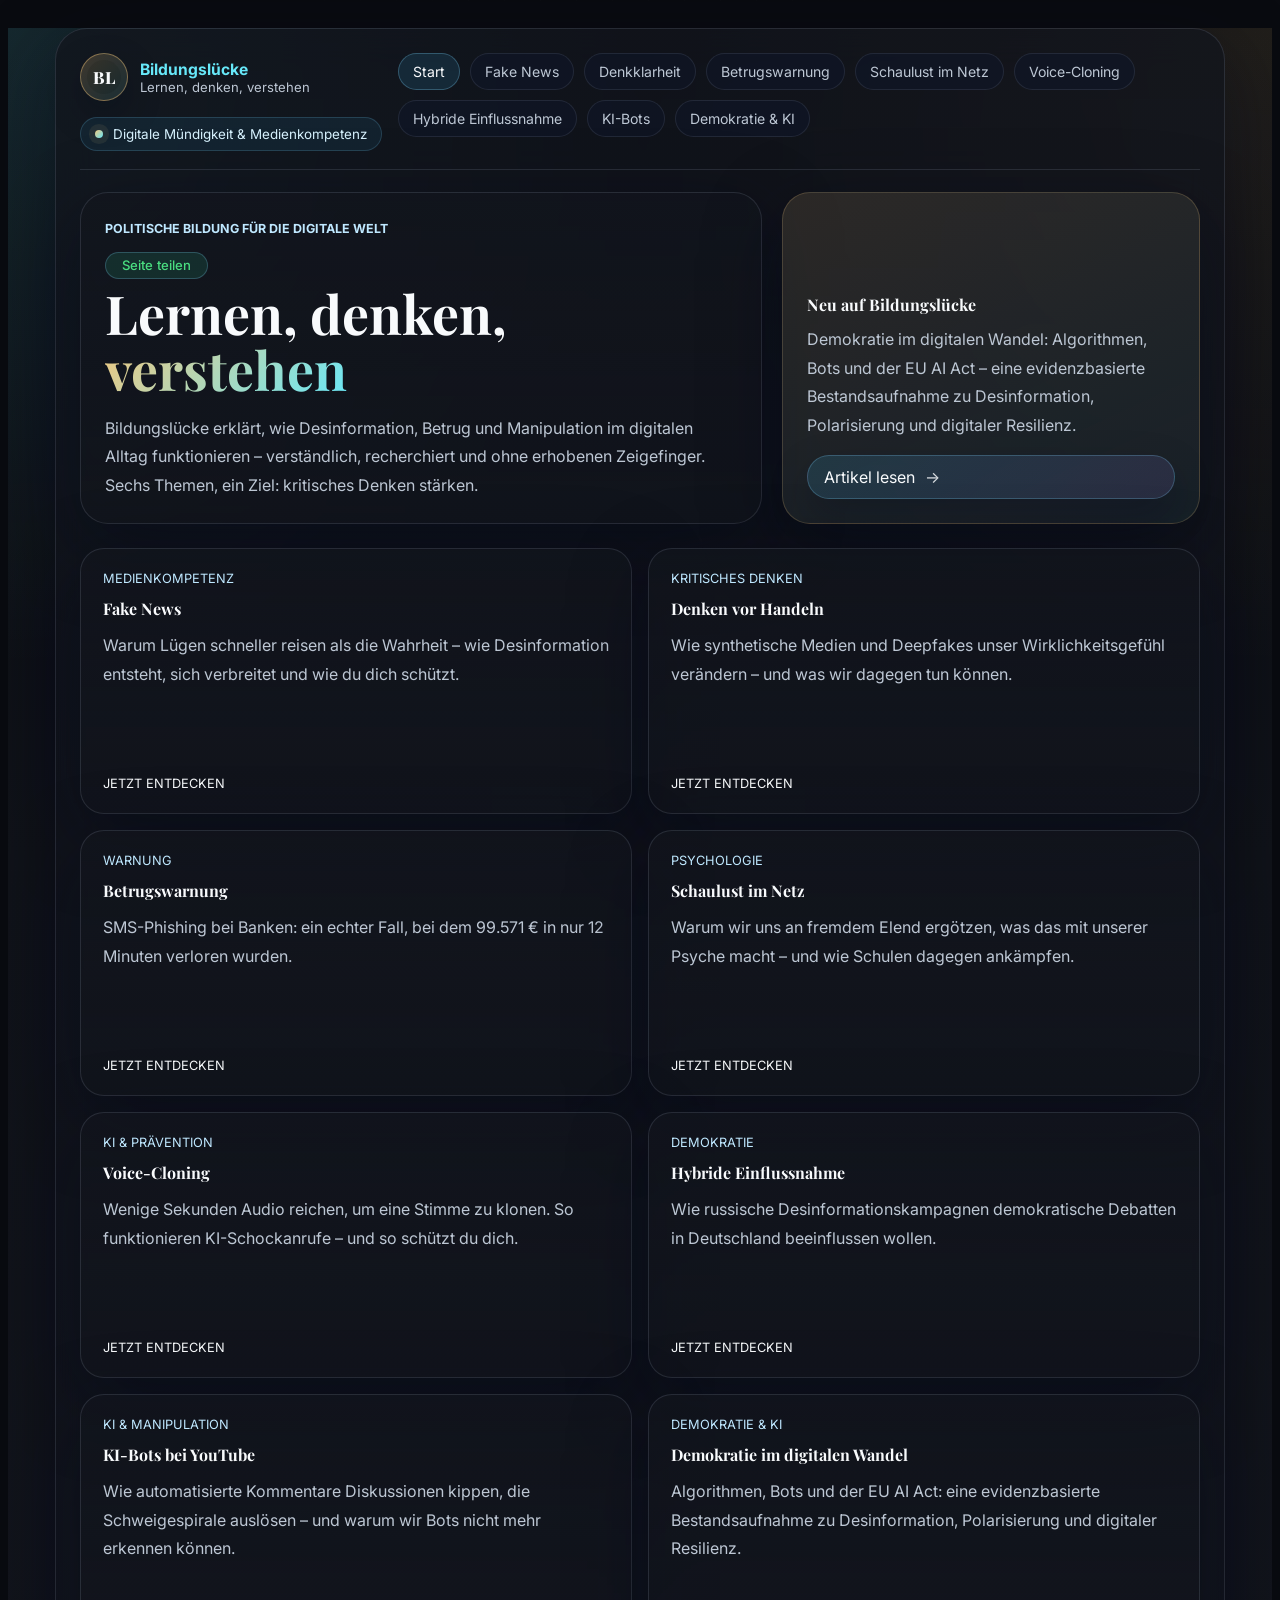
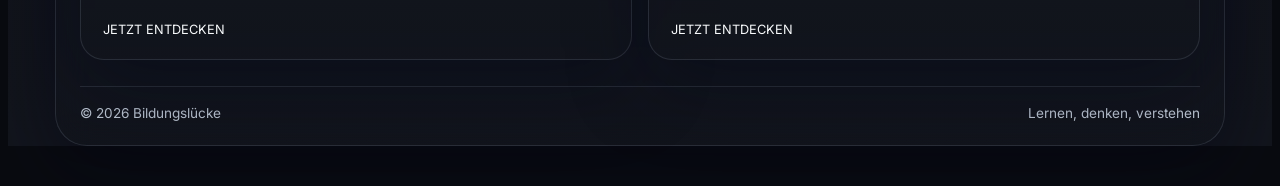
<file: index.html>
<!doctype html>
<html lang="de">
  <head>
    <meta charset="UTF-8" />
    <meta name="viewport" content="width=device-width, initial-scale=1.0" />
    <link rel="preconnect" href="https://fonts.googleapis.com" />
    <link rel="preconnect" href="https://fonts.gstatic.com" crossorigin />
    <link href="https://fonts.googleapis.com/css2?family=Playfair+Display:ital,wght@0,400..900;1,400..900&family=Inter:wght@300;400;500;600;700&family=JetBrains+Mono:wght@400;500&display=swap" rel="stylesheet" />
    <title>Bildungslücke - Lernen, denken, verstehen</title>
    <meta name="description" content="Bildungslücke ist ein Projekt für digitale Mündigkeit: Desinformation, kritisches Denken, Betrugsmaschen und hybride Einflussnahme verständlich erklärt." />

    <!-- Open Graph / Facebook -->
    <meta property="og:type" content="website" />
    <meta property="og:url" content="https://blog.bildungsluecke.xyz/" />
    <meta property="og:title" content="Bildungslücke - Lernen, denken, verstehen" />
    <meta property="og:description" content="Bildungslücke ist ein Projekt für digitale Mündigkeit: Desinformation, kritisches Denken, Betrugsmaschen und hybride Einflussnahme verständlich erklärt." />
    <meta property="og:image" content="https://blog.bildungsluecke.xyz/og-image.jpg" />
    <meta property="og:site_name" content="Bildungslücke" />
    <meta property="og:locale" content="de_DE" />
    
    <!-- Twitter Card -->
    <meta name="twitter:card" content="summary_large_image" />
    <meta name="twitter:title" content="Bildungslücke - Lernen, denken, verstehen" />
    <meta name="twitter:description" content="Bildungslücke ist ein Projekt für digitale Mündigkeit: Desinformation, kritisches Denken, Betrugsmaschen und hybride Einflussnahme verständlich erklärt." />
    <meta name="twitter:image" content="https://blog.bildungsluecke.xyz/og-image.jpg" />
    <meta name="twitter:site" content="@Bildungsluecke" />
    
    <!-- Canonical URL -->
    <link rel="canonical" href="https://blog.bildungsluecke.xyz/" />
    
    <!-- Additional SEO -->
    <meta name="robots" content="index, follow" />
    <meta name="author" content="Bildungslücke" />

    <link rel="stylesheet" href="./shared-theme.css?v=stable-20260628-9" />
    <script defer src="./shared-theme.js?v=stable-20260628-9"></script>
  </head>
  <body class="lusi-unified-blog bg-[#060608] antialiased">
    <div class="lusi-theme-shell">
      <header class="lusi-theme-topbar">
        <div class="lusi-theme-topbar-main">
          <a class="lusi-theme-brand" href="/">
            <span class="lusi-theme-brand-badge">BL</span>
            <span class="lusi-theme-brand-copy">
              <strong>Bildungslücke</strong>
              <span>Lernen, denken, verstehen</span>
            </span>
          </a>
          <span class="lusi-theme-kicker">Digitale Mündigkeit &amp; Medienkompetenz</span>
        </div>
        <nav class="lusi-theme-nav">
          <a class="lusi-theme-nav-link is-active" href="/">Start</a>
          <a class="lusi-theme-nav-link" href="/site1/">Fake News</a>
          <a class="lusi-theme-nav-link" href="/site2/">Denkklarheit</a>
          <a class="lusi-theme-nav-link" href="/site3/">Betrugswarnung</a>
          <a class="lusi-theme-nav-link" href="/site4/">Schaulust im Netz</a>
          <a class="lusi-theme-nav-link" href="/site5/">Voice-Cloning</a>
          <a class="lusi-theme-nav-link" href="/site6/">Hybride Einflussnahme</a>
          <a class="lusi-theme-nav-link" href="/site7/">KI-Bots</a>
          <a class="lusi-theme-nav-link" href="/site8/">Demokratie &amp; KI</a>
        </nav>
      </header>

      <main class="lusi-content-root">
        <section class="lusi-home-hero">
          <div class="lusi-home-hero-copy">
            <span class="lusi-theme-eyebrow">Politische Bildung für die digitale Welt</span>

            <div class="lusi-share">
              <button type="button" class="lusi-share-btn" data-share>Seite teilen</button>
            </div>

            <h1>Lernen, denken, <span class="lusi-theme-gradient">verstehen</span></h1>
            <p>Bildungslücke erklärt, wie Desinformation, Betrug und Manipulation im digitalen Alltag funktionieren – verständlich, recherchiert und ohne erhobenen Zeigefinger. Sechs Themen, ein Ziel: kritisches Denken stärken.</p>
          </div>
          <div class="lusi-home-hero-panel">
            <strong>Neu auf Bildungslücke</strong>
            <p>Demokratie im digitalen Wandel: Algorithmen, Bots und der EU AI Act – eine evidenzbasierte Bestandsaufnahme zu Desinformation, Polarisierung und digitaler Resilienz.</p>
            <a class="lusi-cta-link" href="/site8/">Artikel lesen</a>
          </div>
        </section>

        <div class="lusi-article-grid">
          <a class="lusi-article-card" href="/site1/">
            <span class="lusi-article-card-label">Medienkompetenz</span>
            <strong>Fake News</strong>
            <p>Warum Lügen schneller reisen als die Wahrheit – wie Desinformation entsteht, sich verbreitet und wie du dich schützt.</p>
            <span class="lusi-article-card-cta">Jetzt entdecken</span>
          </a>
          <a class="lusi-article-card" href="/site2/">
            <span class="lusi-article-card-label">Kritisches Denken</span>
            <strong>Denken vor Handeln</strong>
            <p>Wie synthetische Medien und Deepfakes unser Wirklichkeitsgefühl verändern – und was wir dagegen tun können.</p>
            <span class="lusi-article-card-cta">Jetzt entdecken</span>
          </a>
          <a class="lusi-article-card" href="/site3/">
            <span class="lusi-article-card-label">Warnung</span>
            <strong>Betrugswarnung</strong>
            <p>SMS-Phishing bei Banken: ein echter Fall, bei dem 99.571 € in nur 12 Minuten verloren wurden.</p>
            <span class="lusi-article-card-cta">Jetzt entdecken</span>
          </a>
          <a class="lusi-article-card" href="/site4/">
            <span class="lusi-article-card-label">Psychologie</span>
            <strong>Schaulust im Netz</strong>
            <p>Warum wir uns an fremdem Elend ergötzen, was das mit unserer Psyche macht – und wie Schulen dagegen ankämpfen.</p>
            <span class="lusi-article-card-cta">Jetzt entdecken</span>
          </a>
          <a class="lusi-article-card" href="/site5/">
            <span class="lusi-article-card-label">KI &amp; Prävention</span>
            <strong>Voice-Cloning</strong>
            <p>Wenige Sekunden Audio reichen, um eine Stimme zu klonen. So funktionieren KI-Schockanrufe – und so schützt du dich.</p>
            <span class="lusi-article-card-cta">Jetzt entdecken</span>
          </a>
          <a class="lusi-article-card" href="/site6/">
            <span class="lusi-article-card-label">Demokratie</span>
            <strong>Hybride Einflussnahme</strong>
            <p>Wie russische Desinformationskampagnen demokratische Debatten in Deutschland beeinflussen wollen.</p>
            <span class="lusi-article-card-cta">Jetzt entdecken</span>
          </a>
          <a class="lusi-article-card" href="/site7/">
            <span class="lusi-article-card-label">KI &amp; Manipulation</span>
            <strong>KI-Bots bei YouTube</strong>
            <p>Wie automatisierte Kommentare Diskussionen kippen, die Schweigespirale auslösen – und warum wir Bots nicht mehr erkennen können.</p>
            <span class="lusi-article-card-cta">Jetzt entdecken</span>
          </a>
          <a class="lusi-article-card" href="/site8/">
            <span class="lusi-article-card-label">Demokratie &amp; KI</span>
            <strong>Demokratie im digitalen Wandel</strong>
            <p>Algorithmen, Bots und der EU AI Act: eine evidenzbasierte Bestandsaufnahme zu Desinformation, Polarisierung und digitaler Resilienz.</p>
            <span class="lusi-article-card-cta">Jetzt entdecken</span>
          </a>
        </div>
      </main>

      <footer class="lusi-theme-footer">
        <span>© 2026 Bildungslücke</span>
        <span>Lernen, denken, verstehen</span>
      </footer>
    </div>
  </body>
</html>
</file>
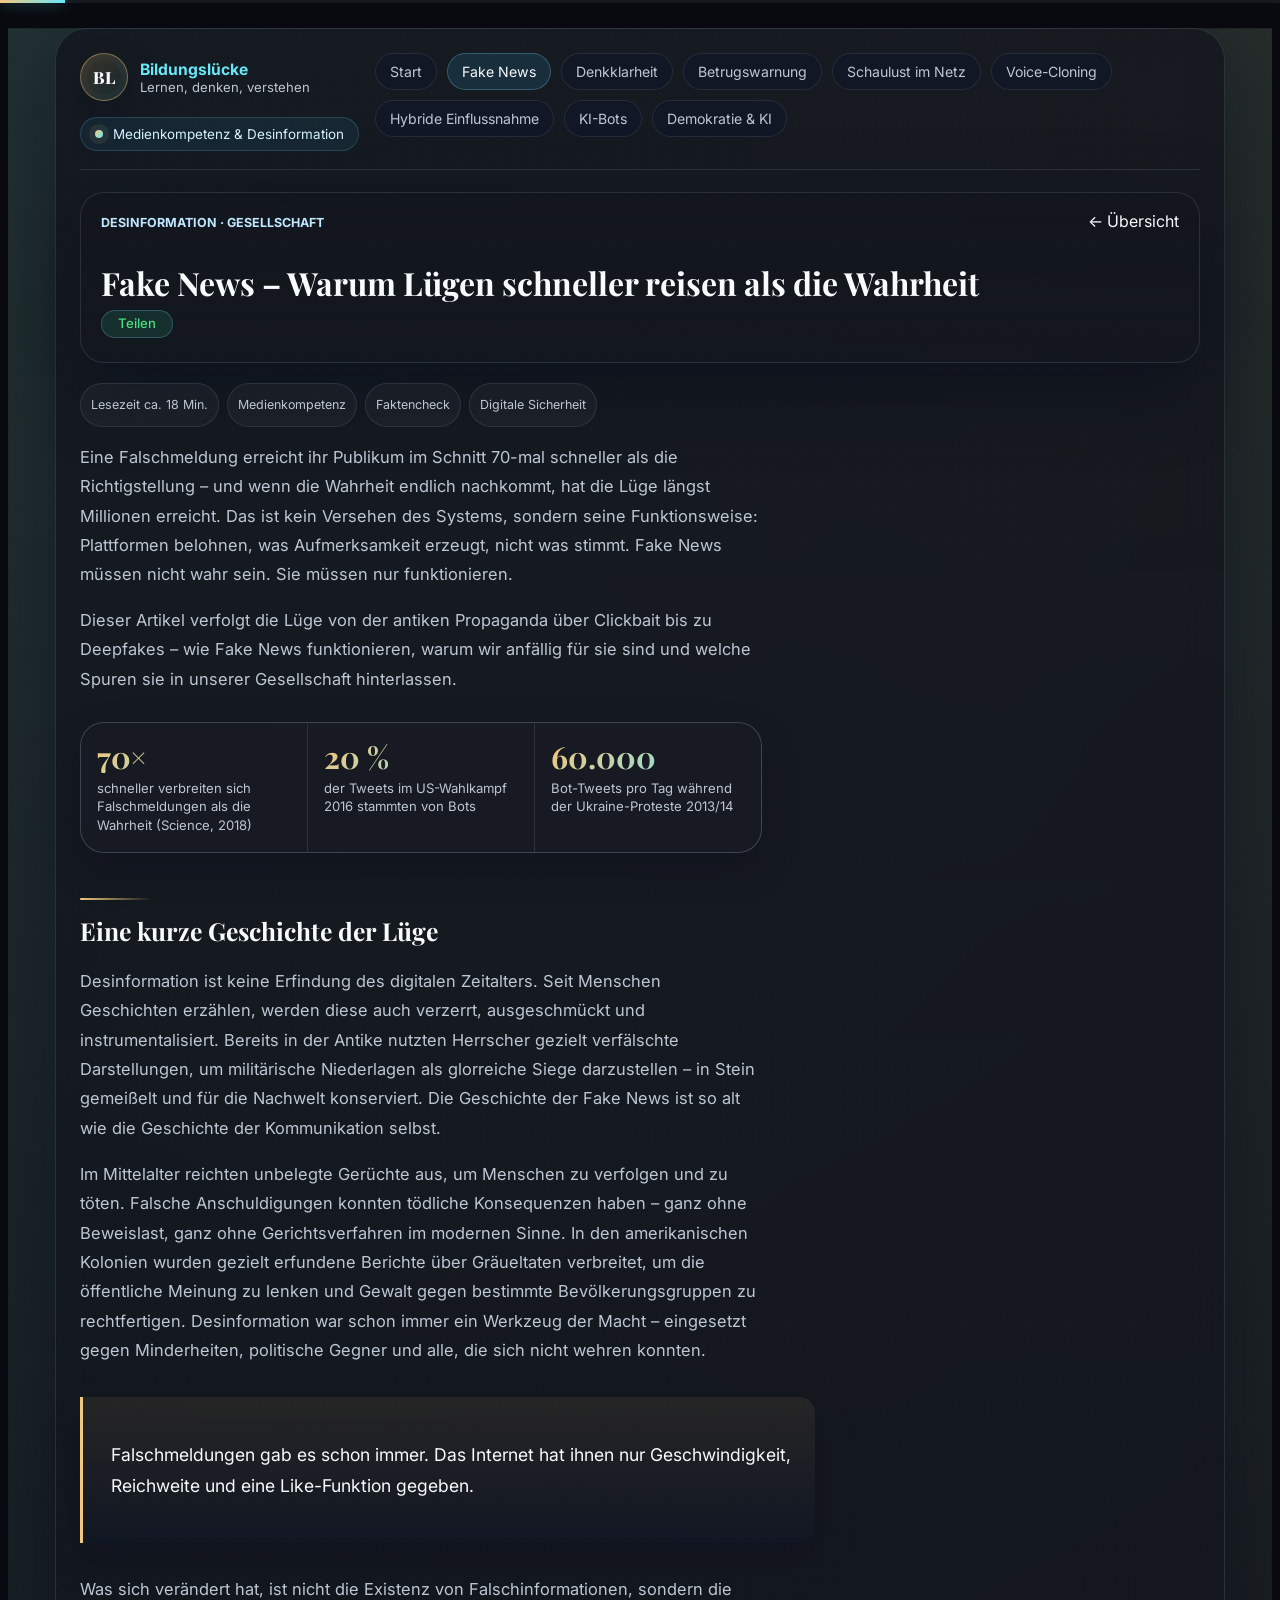
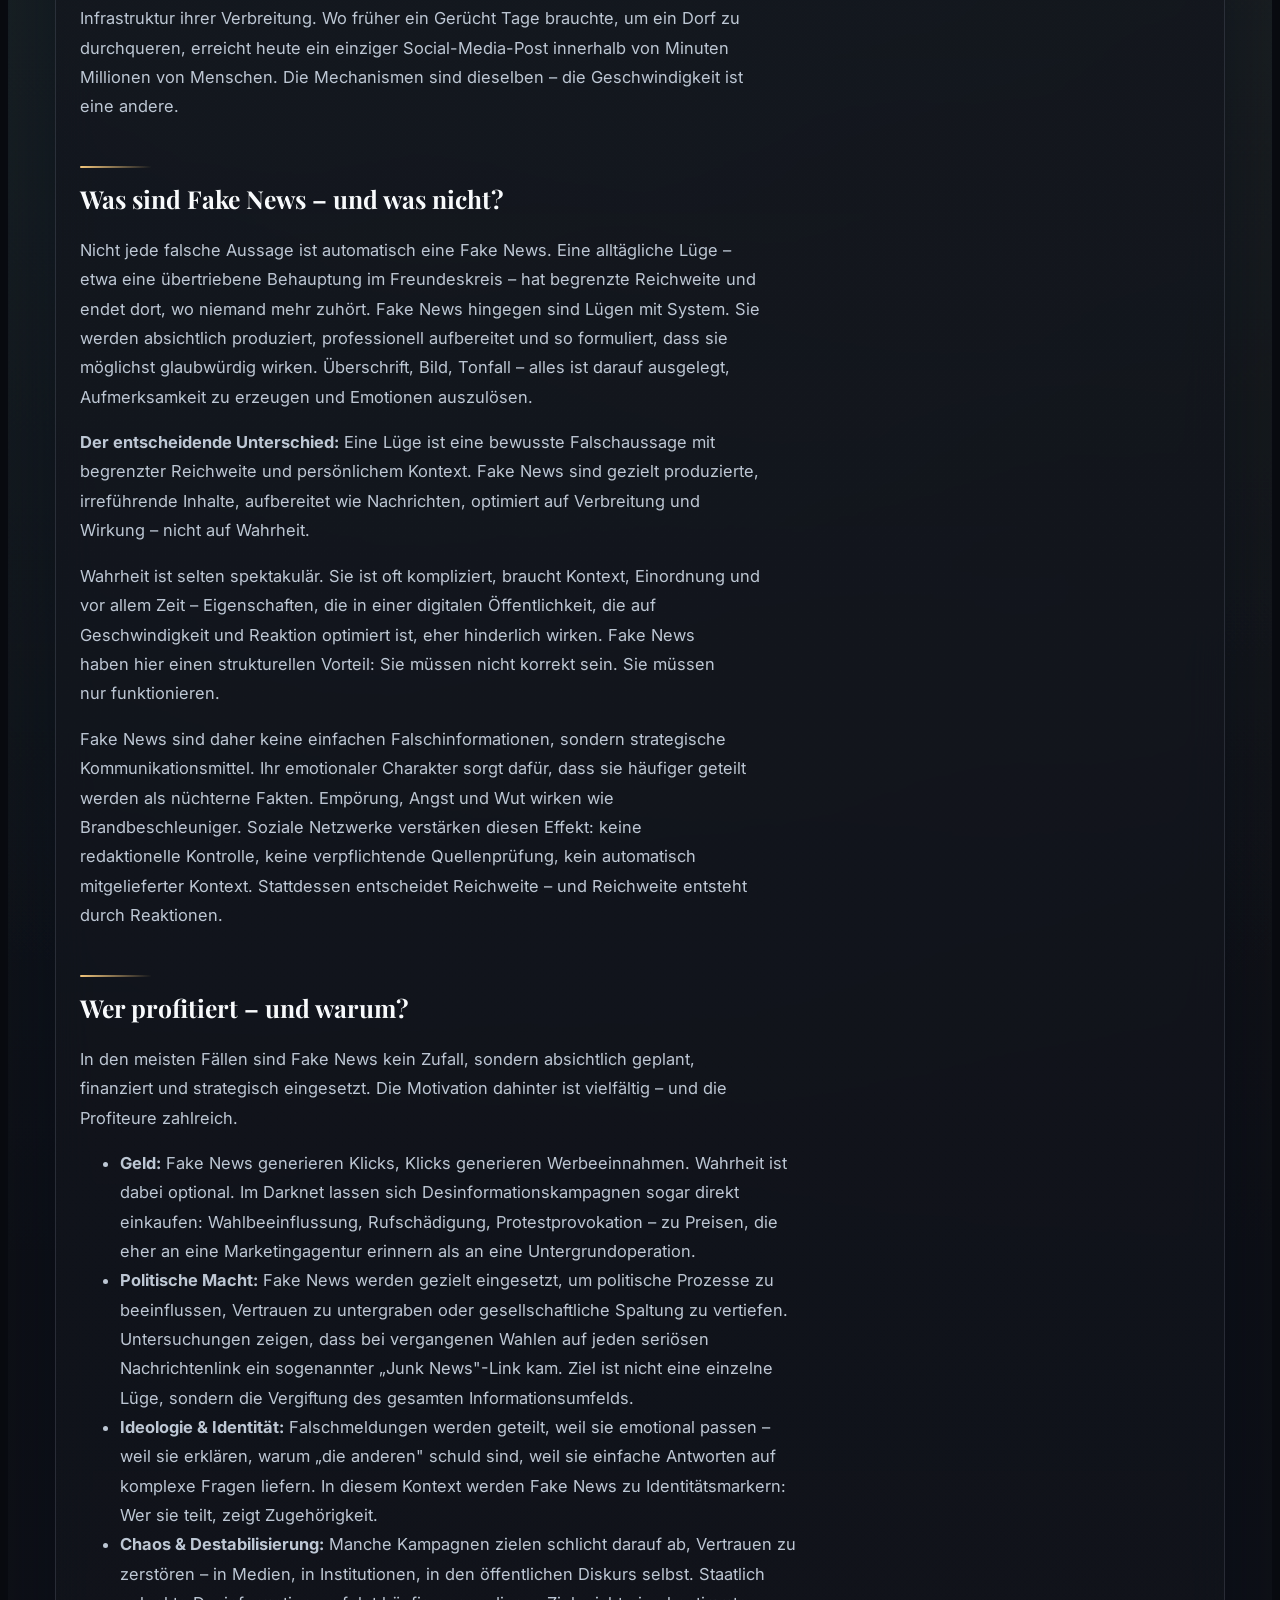
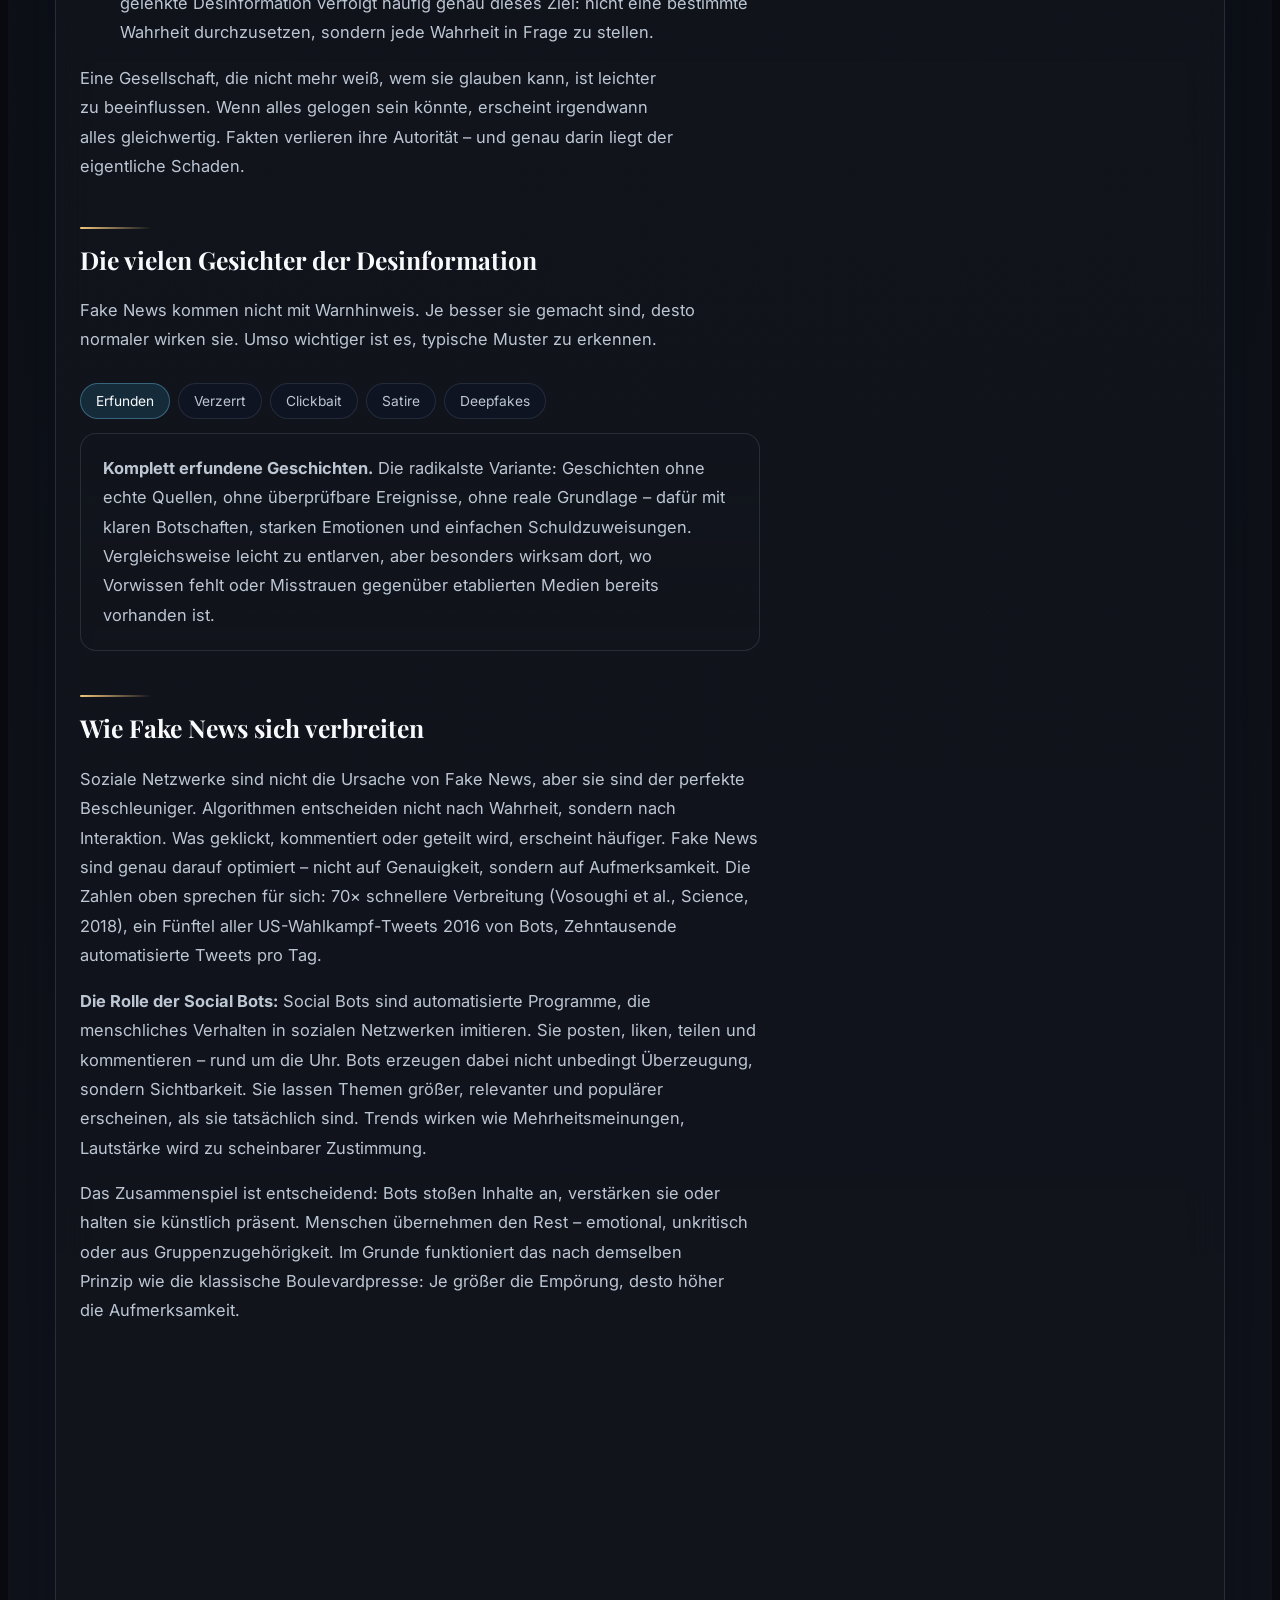
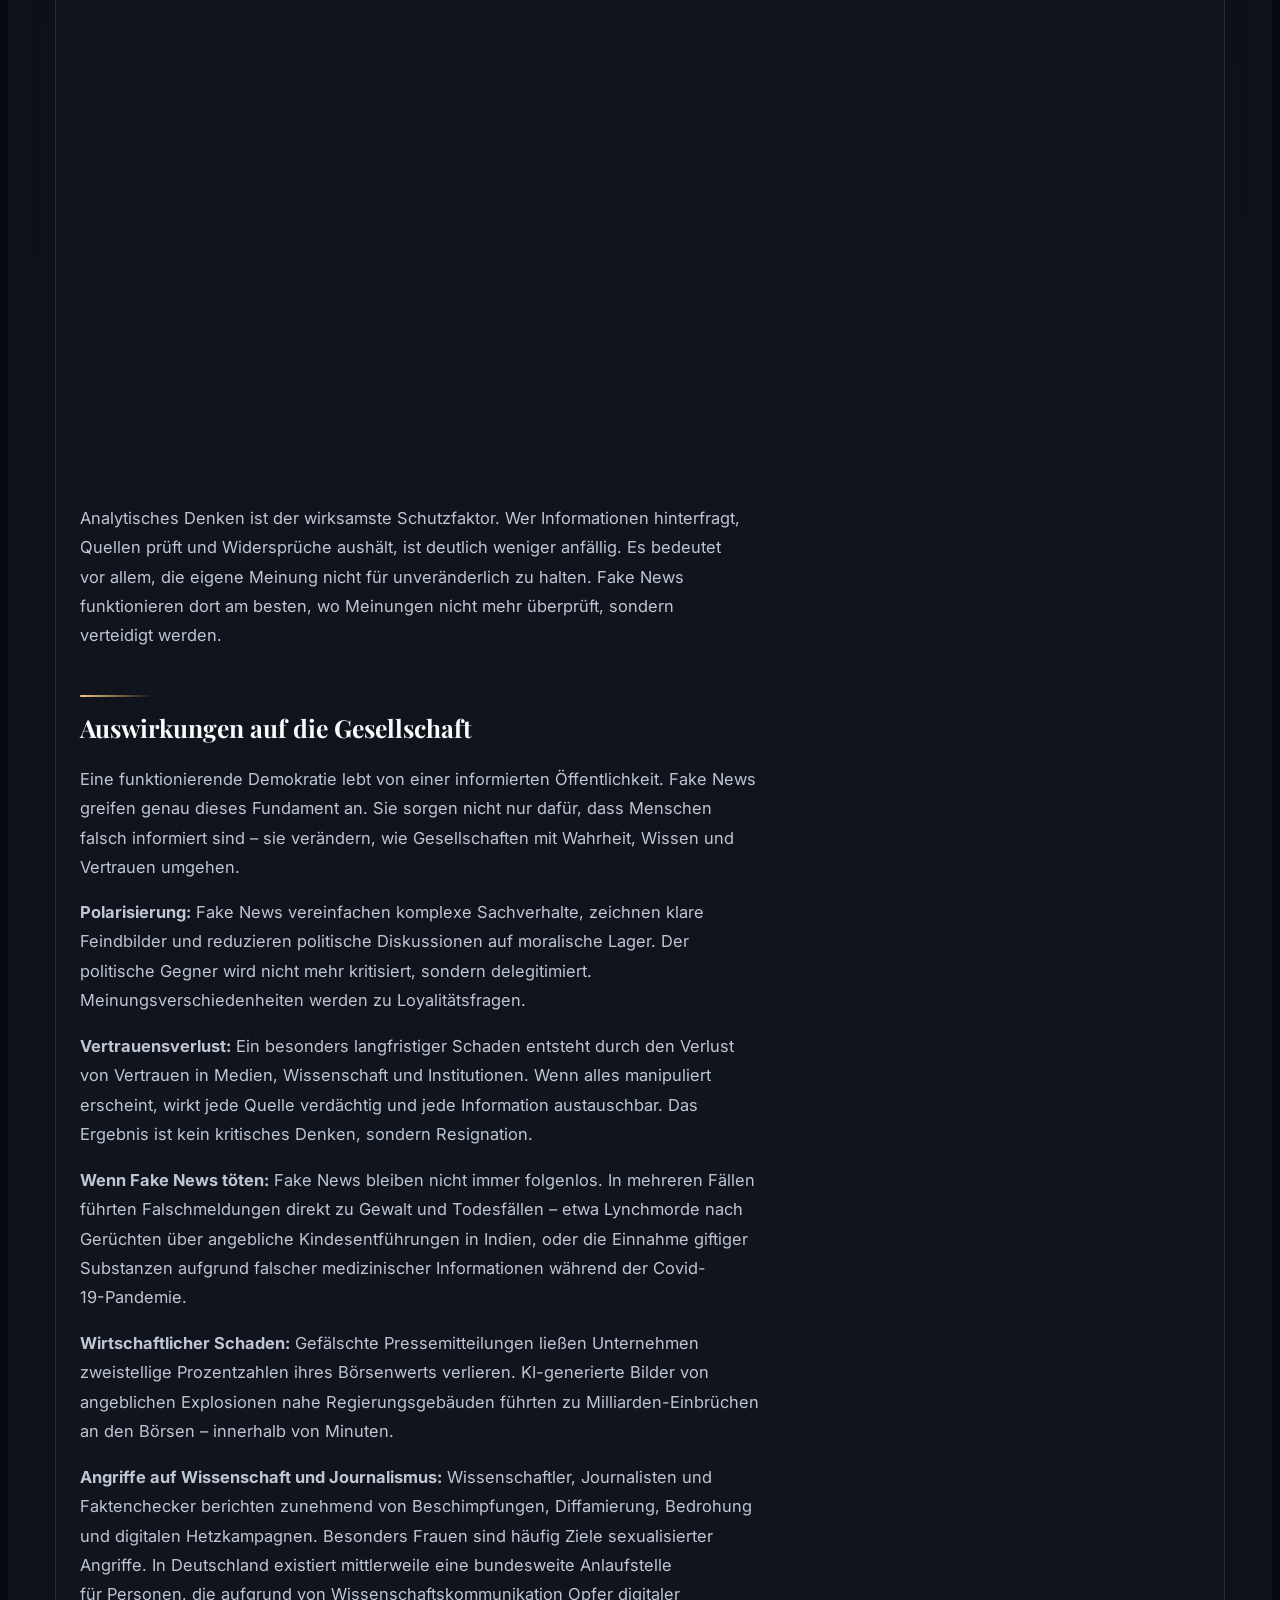
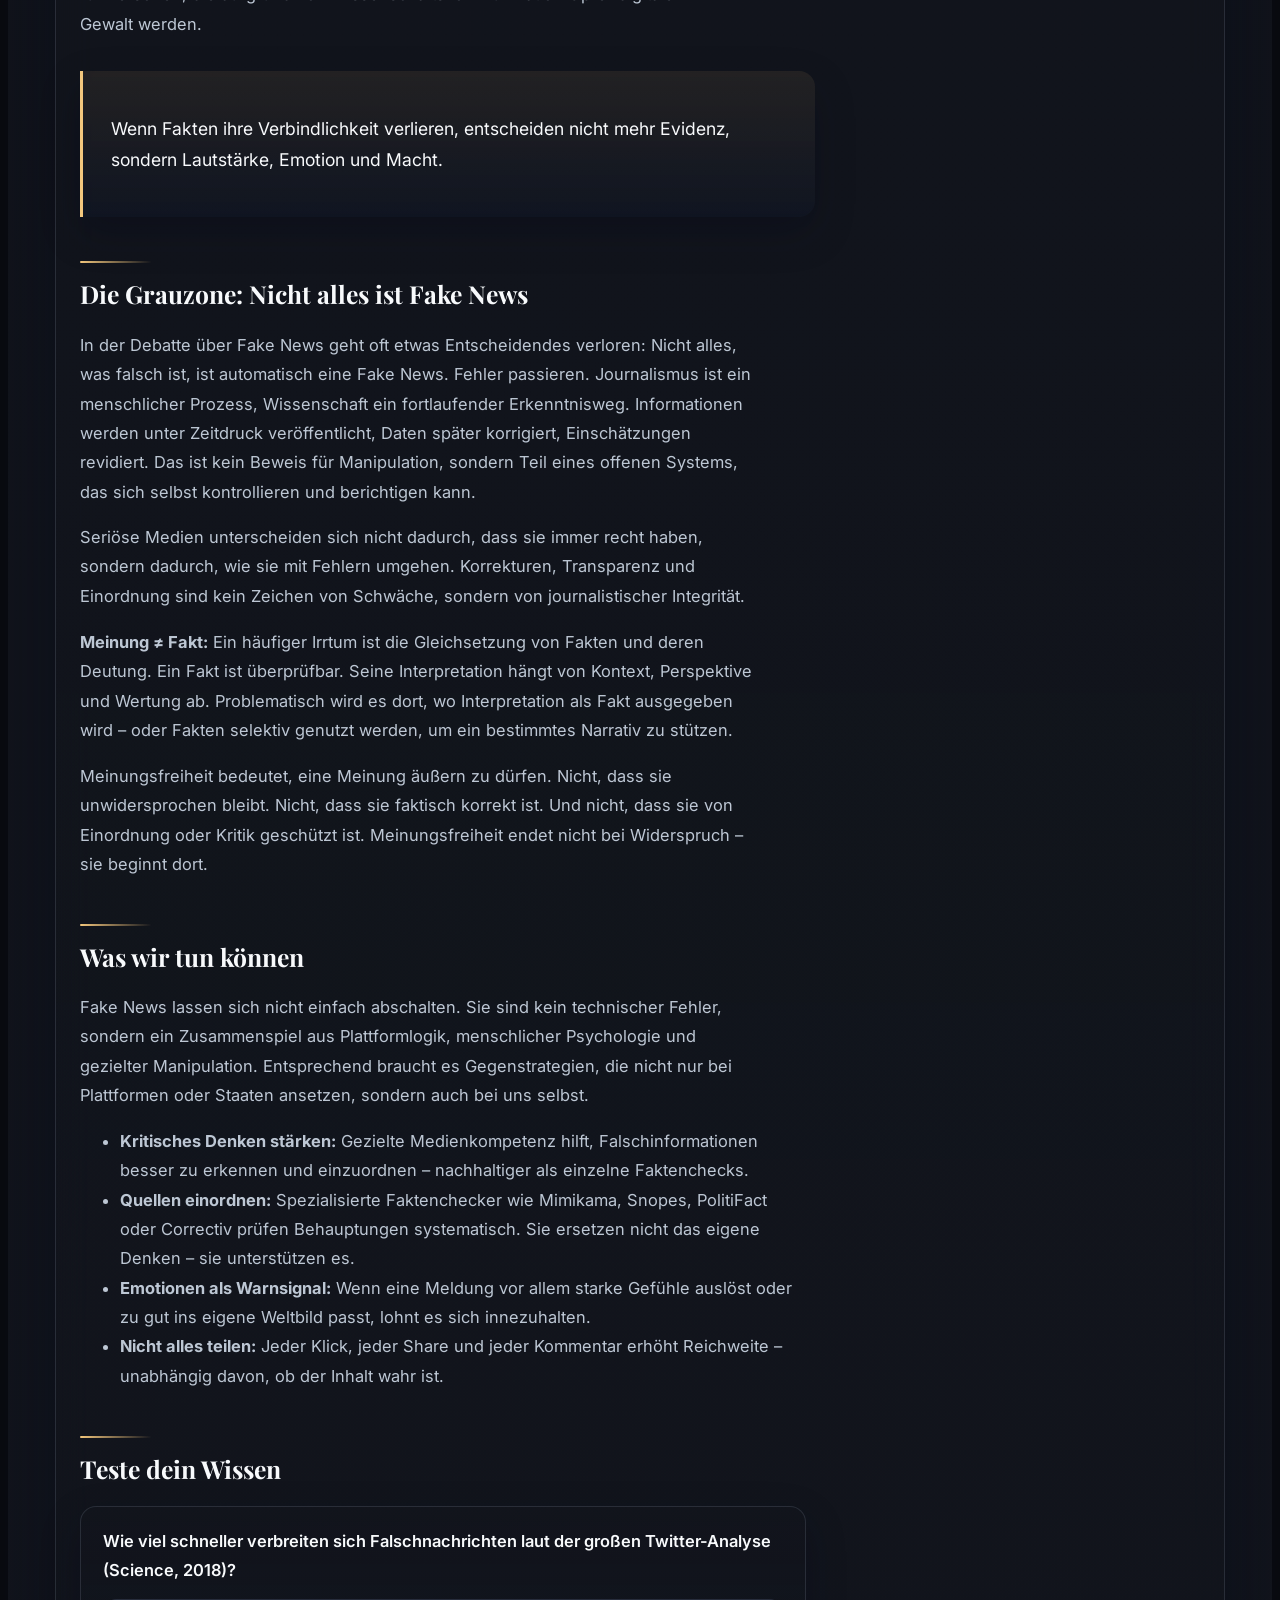
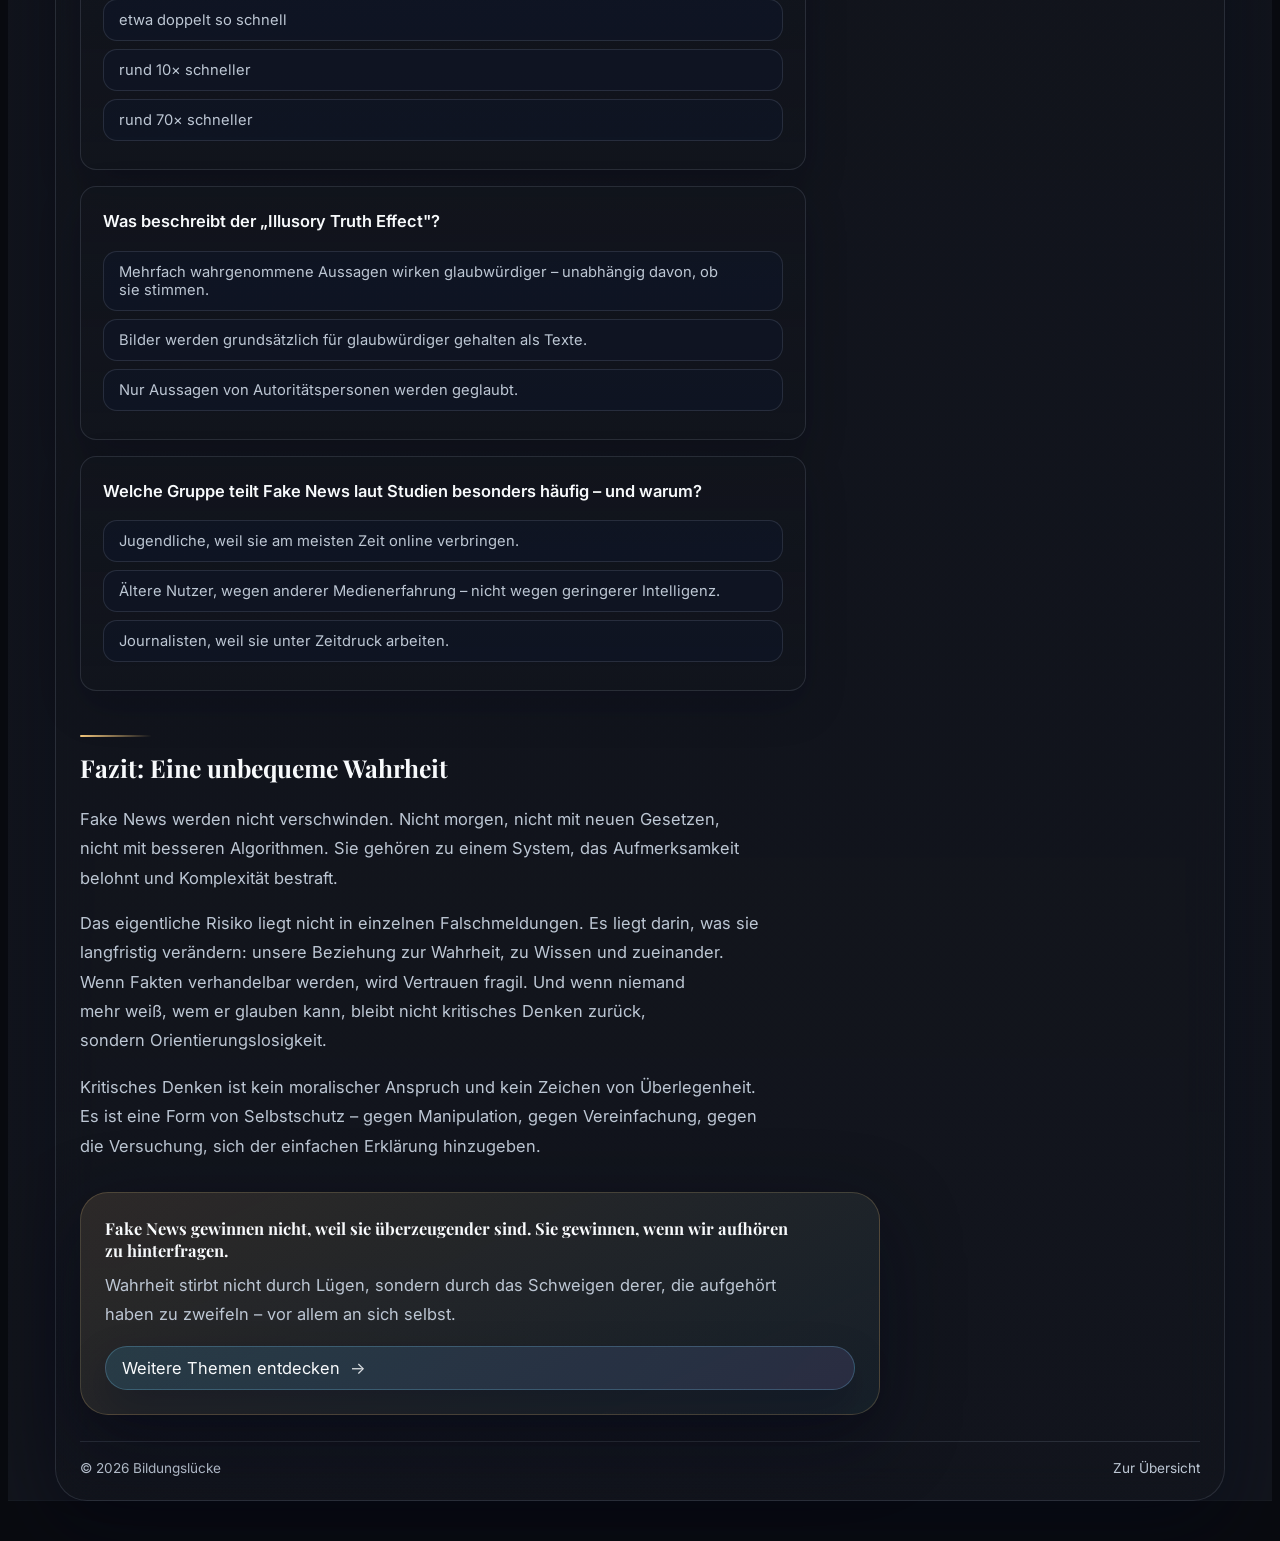
<file: site1/index.html>
<!doctype html>
<html lang="de">
  <head>
    <meta charset="UTF-8" />
    <meta name="viewport" content="width=device-width, initial-scale=1.0" />
    <link rel="preconnect" href="https://fonts.googleapis.com" />
    <link rel="preconnect" href="https://fonts.gstatic.com" crossorigin />
    <link href="https://fonts.googleapis.com/css2?family=Playfair+Display:ital,wght@0,400..900;1,400..900&family=Inter:wght@300;400;500;600;700&family=JetBrains+Mono:wght@400;500&display=swap" rel="stylesheet" />
    <title>Fake News – Warum Lügen schneller reisen als die Wahrheit</title>
    <meta name="description" content="Eine fundierte Recherche zum Thema Desinformation: wie Falschmeldungen entstehen, welche Mechanismen hinter ihnen stecken und wie du dich gegen gezielte Manipulation schützen kannst." />

    <!-- Open Graph / Facebook -->
    <meta property="og:type" content="website" />
    <meta property="og:url" content="https://blog.bildungsluecke.xyz/site1/" />
    <meta property="og:title" content="Fake News – Warum Lügen schneller reisen als die Wahrheit" />
    <meta property="og:description" content="Eine fundierte Recherche zum Thema Desinformation: wie Falschmeldungen entstehen, welche Mechanismen hinter ihnen stecken und wie du dich gegen gezielte Manipulation schützen kannst." />
    <meta property="og:image" content="https://blog.bildungsluecke.xyz/og-image.jpg" />
    <meta property="og:site_name" content="Bildungslücke" />
    <meta property="og:locale" content="de_DE" />
    
    <!-- Twitter Card -->
    <meta name="twitter:card" content="summary_large_image" />
    <meta name="twitter:title" content="Fake News – Warum Lügen schneller reisen als die Wahrheit" />
    <meta name="twitter:description" content="Eine fundierte Recherche zum Thema Desinformation: wie Falschmeldungen entstehen, welche Mechanismen hinter ihnen stecken und wie du dich gegen gezielte Manipulation schützen kannst." />
    <meta name="twitter:image" content="https://blog.bildungsluecke.xyz/og-image.jpg" />
    <meta name="twitter:site" content="@Bildungsluecke" />
    
    <!-- Canonical URL -->
    <link rel="canonical" href="https://blog.bildungsluecke.xyz/site1/" />
    
    <!-- Additional SEO -->
    <meta name="robots" content="index, follow" />
    <meta name="author" content="Bildungslücke" />

    <link rel="stylesheet" href="../shared-theme.css?v=stable-20260628-9" />
    <script defer src="../shared-theme.js?v=stable-20260628-9"></script>
  </head>
  <body class="lusi-unified-blog bg-[#060608] antialiased">
    <div class="lusi-theme-shell">
      <header class="lusi-theme-topbar">
        <div class="lusi-theme-topbar-main">
          <a class="lusi-theme-brand" href="/">
            <span class="lusi-theme-brand-badge">BL</span>
            <span class="lusi-theme-brand-copy">
              <strong>Bildungslücke</strong>
              <span>Lernen, denken, verstehen</span>
            </span>
          </a>
          <span class="lusi-theme-kicker">Medienkompetenz &amp; Desinformation</span>
        </div>
        <nav class="lusi-theme-nav">
          <a class="lusi-theme-nav-link" href="/">Start</a>
          <a class="lusi-theme-nav-link is-active" href="/site1/">Fake News</a>
          <a class="lusi-theme-nav-link" href="/site2/">Denkklarheit</a>
          <a class="lusi-theme-nav-link" href="/site3/">Betrugswarnung</a>
          <a class="lusi-theme-nav-link" href="/site4/">Schaulust im Netz</a>
          <a class="lusi-theme-nav-link" href="/site5/">Voice-Cloning</a>
          <a class="lusi-theme-nav-link" href="/site6/">Hybride Einflussnahme</a>
          <a class="lusi-theme-nav-link" href="/site7/">KI-Bots</a>
          <a class="lusi-theme-nav-link" href="/site8/">Demokratie &amp; KI</a>
        </nav>
      </header>

      <main class="lusi-content-root">
        <div class="lusi-article-meta">
          <div>
            <span class="lusi-theme-eyebrow">Desinformation · Gesellschaft</span>
            <h1>Fake News – Warum Lügen schneller reisen als die Wahrheit</h1>
            <div class="lusi-share">
              <button type="button" class="lusi-share-btn" data-share>Teilen</button>
            </div>
          </div>
          <a class="lusi-article-backlink" href="/">← Übersicht</a>
        </div>
        <div class="lusi-article-meta-note">
          <span>Lesezeit ca. 18 Min.</span>
          <span>Medienkompetenz</span>
          <span>Faktencheck</span>
          <span>Digitale Sicherheit</span>
        </div>

        <article class="lusi-reading-frame lusi-longform-copy">
          <p>Eine Falschmeldung erreicht ihr Publikum im Schnitt 70-mal schneller als die Richtigstellung – und wenn die Wahrheit endlich nachkommt, hat die Lüge längst Millionen erreicht. Das ist kein Versehen des Systems, sondern seine Funktionsweise: Plattformen belohnen, was Aufmerksamkeit erzeugt, nicht was stimmt. Fake News müssen nicht wahr sein. Sie müssen nur funktionieren.</p>
          <p>Dieser Artikel verfolgt die Lüge von der antiken Propaganda über Clickbait bis zu Deepfakes – wie Fake News funktionieren, warum wir anfällig für sie sind und welche Spuren sie in unserer Gesellschaft hinterlassen.</p>

          <div class="lusi-stat-row" aria-label="Kennzahlen im Überblick">
            <div class="lusi-stat">
              <span class="lusi-stat-value" data-count-to="70" data-count-suffix="×">70×</span>
              <span class="lusi-stat-label">schneller verbreiten sich Falschmeldungen als die Wahrheit (Science, 2018)</span>
            </div>
            <div class="lusi-stat">
              <span class="lusi-stat-value" data-count-to="20" data-count-suffix=" %">20 %</span>
              <span class="lusi-stat-label">der Tweets im US-Wahlkampf 2016 stammten von Bots</span>
            </div>
            <div class="lusi-stat">
              <span class="lusi-stat-value" data-count-to="60000" data-count-group="true">60.000</span>
              <span class="lusi-stat-label">Bot-Tweets pro Tag während der Ukraine-Proteste 2013/14</span>
            </div>
          </div>

          <h2 class="lusi-section-heading">Eine kurze Geschichte der Lüge</h2>
          <p>Desinformation ist keine Erfindung des digitalen Zeitalters. Seit Menschen Geschichten erzählen, werden diese auch verzerrt, ausgeschmückt und instrumentalisiert. Bereits in der Antike nutzten Herrscher gezielt verfälschte Darstellungen, um militärische Niederlagen als glorreiche Siege darzustellen – in Stein gemeißelt und für die Nachwelt konserviert. Die Geschichte der Fake News ist so alt wie die Geschichte der Kommunikation selbst.</p>
          <p>Im Mittelalter reichten unbelegte Gerüchte aus, um Menschen zu verfolgen und zu töten. Falsche Anschuldigungen konnten tödliche Konsequenzen haben – ganz ohne Beweislast, ganz ohne Gerichtsverfahren im modernen Sinne. In den amerikanischen Kolonien wurden gezielt erfundene Berichte über Gräueltaten verbreitet, um die öffentliche Meinung zu lenken und Gewalt gegen bestimmte Bevölkerungsgruppen zu rechtfertigen. Desinformation war schon immer ein Werkzeug der Macht – eingesetzt gegen Minderheiten, politische Gegner und alle, die sich nicht wehren konnten.</p>

          <div class="lusi-pullquote">
            <p>Falschmeldungen gab es schon immer. Das Internet hat ihnen nur Geschwindigkeit, Reichweite und eine Like-Funktion gegeben.</p>
          </div>

          <p>Was sich verändert hat, ist nicht die Existenz von Falschinformationen, sondern die Infrastruktur ihrer Verbreitung. Wo früher ein Gerücht Tage brauchte, um ein Dorf zu durchqueren, erreicht heute ein einziger Social-Media-Post innerhalb von Minuten Millionen von Menschen. Die Mechanismen sind dieselben – die Geschwindigkeit ist eine andere.</p>

          <h2 class="lusi-section-heading">Was sind Fake News – und was nicht?</h2>
          <p>Nicht jede falsche Aussage ist automatisch eine Fake News. Eine alltägliche Lüge – etwa eine übertriebene Behauptung im Freundeskreis – hat begrenzte Reichweite und endet dort, wo niemand mehr zuhört. Fake News hingegen sind Lügen mit System. Sie werden absichtlich produziert, professionell aufbereitet und so formuliert, dass sie möglichst glaubwürdig wirken. Überschrift, Bild, Tonfall – alles ist darauf ausgelegt, Aufmerksamkeit zu erzeugen und Emotionen auszulösen.</p>
          <p><strong>Der entscheidende Unterschied:</strong> Eine Lüge ist eine bewusste Falschaussage mit begrenzter Reichweite und persönlichem Kontext. Fake News sind gezielt produzierte, irreführende Inhalte, aufbereitet wie Nachrichten, optimiert auf Verbreitung und Wirkung – nicht auf Wahrheit.</p>
          <p>Wahrheit ist selten spektakulär. Sie ist oft kompliziert, braucht Kontext, Einordnung und vor allem Zeit – Eigenschaften, die in einer digitalen Öffentlichkeit, die auf Geschwindigkeit und Reaktion optimiert ist, eher hinderlich wirken. Fake News haben hier einen strukturellen Vorteil: Sie müssen nicht korrekt sein. Sie müssen nur funktionieren.</p>
          <p>Fake News sind daher keine einfachen Falschinformationen, sondern strategische Kommunikationsmittel. Ihr emotionaler Charakter sorgt dafür, dass sie häufiger geteilt werden als nüchterne Fakten. Empörung, Angst und Wut wirken wie Brandbeschleuniger. Soziale Netzwerke verstärken diesen Effekt: keine redaktionelle Kontrolle, keine verpflichtende Quellenprüfung, kein automatisch mitgelieferter Kontext. Stattdessen entscheidet Reichweite – und Reichweite entsteht durch Reaktionen.</p>

          <h2 class="lusi-section-heading">Wer profitiert – und warum?</h2>
          <p>In den meisten Fällen sind Fake News kein Zufall, sondern absichtlich geplant, finanziert und strategisch eingesetzt. Die Motivation dahinter ist vielfältig – und die Profiteure zahlreich.</p>
          <ul>
            <li><strong>Geld:</strong> Fake News generieren Klicks, Klicks generieren Werbeeinnahmen. Wahrheit ist dabei optional. Im Darknet lassen sich Desinformationskampagnen sogar direkt einkaufen: Wahlbeeinflussung, Rufschädigung, Protestprovokation – zu Preisen, die eher an eine Marketingagentur erinnern als an eine Untergrundoperation.</li>
            <li><strong>Politische Macht:</strong> Fake News werden gezielt eingesetzt, um politische Prozesse zu beeinflussen, Vertrauen zu untergraben oder gesellschaftliche Spaltung zu vertiefen. Untersuchungen zeigen, dass bei vergangenen Wahlen auf jeden seriösen Nachrichtenlink ein sogenannter „Junk News"-Link kam. Ziel ist nicht eine einzelne Lüge, sondern die Vergiftung des gesamten Informationsumfelds.</li>
            <li><strong>Ideologie &amp; Identität:</strong> Falschmeldungen werden geteilt, weil sie emotional passen – weil sie erklären, warum „die anderen" schuld sind, weil sie einfache Antworten auf komplexe Fragen liefern. In diesem Kontext werden Fake News zu Identitätsmarkern: Wer sie teilt, zeigt Zugehörigkeit.</li>
            <li><strong>Chaos &amp; Destabilisierung:</strong> Manche Kampagnen zielen schlicht darauf ab, Vertrauen zu zerstören – in Medien, in Institutionen, in den öffentlichen Diskurs selbst. Staatlich gelenkte Desinformation verfolgt häufig genau dieses Ziel: nicht eine bestimmte Wahrheit durchzusetzen, sondern jede Wahrheit in Frage zu stellen.</li>
          </ul>
          <p>Eine Gesellschaft, die nicht mehr weiß, wem sie glauben kann, ist leichter zu beeinflussen. Wenn alles gelogen sein könnte, erscheint irgendwann alles gleichwertig. Fakten verlieren ihre Autorität – und genau darin liegt der eigentliche Schaden.</p>

          <h2 class="lusi-section-heading">Die vielen Gesichter der Desinformation</h2>
          <p>Fake News kommen nicht mit Warnhinweis. Je besser sie gemacht sind, desto normaler wirken sie. Umso wichtiger ist es, typische Muster zu erkennen.</p>
          <div class="lusi-tabs" data-tabs aria-label="Fünf Formen der Desinformation">
            <div class="lusi-tab-list" role="tablist" aria-label="Formen der Desinformation">
              <button class="lusi-tab-btn" data-tab="0">Erfunden</button>
              <button class="lusi-tab-btn" data-tab="1">Verzerrt</button>
              <button class="lusi-tab-btn" data-tab="2">Clickbait</button>
              <button class="lusi-tab-btn" data-tab="3">Satire</button>
              <button class="lusi-tab-btn" data-tab="4">Deepfakes</button>
            </div>
            <div class="lusi-tab-panels">
              <div class="lusi-tab-panel" role="tabpanel" data-panel="0"><p><strong>Komplett erfundene Geschichten.</strong> Die radikalste Variante: Geschichten ohne echte Quellen, ohne überprüfbare Ereignisse, ohne reale Grundlage – dafür mit klaren Botschaften, starken Emotionen und einfachen Schuldzuweisungen. Vergleichsweise leicht zu entlarven, aber besonders wirksam dort, wo Vorwissen fehlt oder Misstrauen gegenüber etablierten Medien bereits vorhanden ist.</p></div>
              <div class="lusi-tab-panel" role="tabpanel" data-panel="1"><p><strong>Gezielte Verzerrung echter Fakten.</strong> Deutlich gefährlicher: Hier wird nicht gelogen, sondern ausgewählt. Zahlen werden ohne Einordnung präsentiert, Bilder aus einem anderen Kontext verwendet. Das Ergebnis ist formal korrekt, aber inhaltlich irreführend – und bei Kritik leicht zu verteidigen.</p></div>
              <div class="lusi-tab-panel" role="tabpanel" data-panel="2"><p><strong>Clickbait.</strong> Die Schlagzeile verspricht Skandal, Enthüllung oder Sensation. Der Inhalt relativiert, widerspricht oder bleibt vage. Viele Nutzer lesen nur Überschriften und teilen sie weiter, ohne den Artikel zu öffnen. Die Irreführung findet vor dem Lesen statt.</p></div>
              <div class="lusi-tab-panel" role="tabpanel" data-panel="3"><p><strong>Satire als unfreiwilliger Lieferant.</strong> Satire ist nicht darauf ausgelegt zu täuschen – wird aber regelmäßig als echte Nachricht wahrgenommen, besonders wenn Kontext fehlt. Problematisch wird es, wenn satirische Inhalte gezielt von Akteuren verbreitet werden, die genau wissen, dass sie missverstanden werden.</p></div>
              <div class="lusi-tab-panel" role="tabpanel" data-panel="4"><p><strong>Deepfakes – Wenn Sehen nicht mehr Glauben ist.</strong> Die technologisch modernste Form: manipulierte Bilder, Videos oder Audios. Was sichtbar ist, gilt intuitiv als glaubwürdig. Wenn jedes Video gefälscht sein könnte, verliert selbst echtes Material an Glaubwürdigkeit. Nicht nur Lügen werden glaubwürdiger, auch Wahrheiten werden angreifbarer.</p></div>
            </div>
          </div>

          <h2 class="lusi-section-heading">Wie Fake News sich verbreiten</h2>
          <p>Soziale Netzwerke sind nicht die Ursache von Fake News, aber sie sind der perfekte Beschleuniger. Algorithmen entscheiden nicht nach Wahrheit, sondern nach Interaktion. Was geklickt, kommentiert oder geteilt wird, erscheint häufiger. Fake News sind genau darauf optimiert – nicht auf Genauigkeit, sondern auf Aufmerksamkeit. Die Zahlen oben sprechen für sich: 70× schnellere Verbreitung (Vosoughi et al., Science, 2018), ein Fünftel aller US-Wahlkampf-Tweets 2016 von Bots, Zehntausende automatisierte Tweets pro Tag.</p>
          <p><strong>Die Rolle der Social Bots:</strong> Social Bots sind automatisierte Programme, die menschliches Verhalten in sozialen Netzwerken imitieren. Sie posten, liken, teilen und kommentieren – rund um die Uhr. Bots erzeugen dabei nicht unbedingt Überzeugung, sondern Sichtbarkeit. Sie lassen Themen größer, relevanter und populärer erscheinen, als sie tatsächlich sind. Trends wirken wie Mehrheitsmeinungen, Lautstärke wird zu scheinbarer Zustimmung.</p>
          <p>Das Zusammenspiel ist entscheidend: Bots stoßen Inhalte an, verstärken sie oder halten sie künstlich präsent. Menschen übernehmen den Rest – emotional, unkritisch oder aus Gruppenzugehörigkeit. Im Grunde funktioniert das nach demselben Prinzip wie die klassische Boulevardpresse: Je größer die Empörung, desto höher die Aufmerksamkeit.</p>

          <div class="lusi-pullquote">
            <p>Fake News sind keine Fehlfunktion des Systems. Sie sind eine konsequente Anpassung an ein Mediensystem, das Aufmerksamkeit über Inhalte stellt.</p>
          </div>

          <h2 class="lusi-section-heading">Warum wir darauf hereinfallen</h2>
          <p>Fake News funktionieren nicht, weil Menschen dumm sind. Sie funktionieren, weil Menschen Menschen sind – mit kognitiven Abkürzungen, emotionalen Reaktionen und dem tiefen Bedürfnis nach Zugehörigkeit und Bestätigung.</p>
          <ul>
            <li><strong>Confirmation Bias:</strong> Informationen, die die eigene Meinung bestätigen, werden als glaubwürdiger wahrgenommen als solche, die ihr widersprechen.</li>
            <li><strong>Illusory Truth Effect:</strong> Informationen, die mehrfach wahrgenommen werden, erscheinen glaubwürdiger – unabhängig davon, ob sie korrekt sind. Wiederholung ersetzt Überprüfung.</li>
            <li><strong>Verfügbarkeitsheuristik:</strong> Inhalte, die frisch im Gedächtnis sind oder emotional stark wirken, werden eher für wahr gehalten. Reaktion schlägt Reflexion.</li>
            <li><strong>Gruppenzugehörigkeit:</strong> Inhalte werden geteilt, weil die „richtigen" Leute sie teilen – nicht, weil sie überprüft wurden. Wer eine Information anzweifelt, stellt die Gruppe in Frage.</li>
          </ul>
          <details class="lusi-accordion">
            <summary>Vertiefung: Warum teilen Ältere häufiger Fake News?</summary>
            <div class="lusi-accordion-body">
              <p>Studien zeigen, dass ältere Social-Media-Nutzer Fake News signifikant häufiger teilen als jüngere. Dies wird nicht auf geringere Intelligenz zurückgeführt, sondern auf unterschiedliche Medienerfahrung: Wer mit redaktionell gefiltertem Journalismus aufwuchs, für den war permanente Quellenkritik weniger notwendig – eine Fähigkeit, die in der digitalen Öffentlichkeit jedoch zentral geworden ist.</p>
            </div>
          </details>
          <p>Analytisches Denken ist der wirksamste Schutzfaktor. Wer Informationen hinterfragt, Quellen prüft und Widersprüche aushält, ist deutlich weniger anfällig. Es bedeutet vor allem, die eigene Meinung nicht für unveränderlich zu halten. Fake News funktionieren dort am besten, wo Meinungen nicht mehr überprüft, sondern verteidigt werden.</p>

          <h2 class="lusi-section-heading">Auswirkungen auf die Gesellschaft</h2>
          <p>Eine funktionierende Demokratie lebt von einer informierten Öffentlichkeit. Fake News greifen genau dieses Fundament an. Sie sorgen nicht nur dafür, dass Menschen falsch informiert sind – sie verändern, wie Gesellschaften mit Wahrheit, Wissen und Vertrauen umgehen.</p>
          <p><strong>Polarisierung:</strong> Fake News vereinfachen komplexe Sachverhalte, zeichnen klare Feindbilder und reduzieren politische Diskussionen auf moralische Lager. Der politische Gegner wird nicht mehr kritisiert, sondern delegitimiert. Meinungsverschiedenheiten werden zu Loyalitätsfragen.</p>
          <p><strong>Vertrauensverlust:</strong> Ein besonders langfristiger Schaden entsteht durch den Verlust von Vertrauen in Medien, Wissenschaft und Institutionen. Wenn alles manipuliert erscheint, wirkt jede Quelle verdächtig und jede Information austauschbar. Das Ergebnis ist kein kritisches Denken, sondern Resignation.</p>
          <p><strong>Wenn Fake News töten:</strong> Fake News bleiben nicht immer folgenlos. In mehreren Fällen führten Falschmeldungen direkt zu Gewalt und Todesfällen – etwa Lynchmorde nach Gerüchten über angebliche Kindesentführungen in Indien, oder die Einnahme giftiger Substanzen aufgrund falscher medizinischer Informationen während der Covid-19-Pandemie.</p>
          <p><strong>Wirtschaftlicher Schaden:</strong> Gefälschte Pressemitteilungen ließen Unternehmen zweistellige Prozentzahlen ihres Börsenwerts verlieren. KI-generierte Bilder von angeblichen Explosionen nahe Regierungsgebäuden führten zu Milliarden-Einbrüchen an den Börsen – innerhalb von Minuten.</p>
          <p><strong>Angriffe auf Wissenschaft und Journalismus:</strong> Wissenschaftler, Journalisten und Faktenchecker berichten zunehmend von Beschimpfungen, Diffamierung, Bedrohung und digitalen Hetzkampagnen. Besonders Frauen sind häufig Ziele sexualisierter Angriffe. In Deutschland existiert mittlerweile eine bundesweite Anlaufstelle für Personen, die aufgrund von Wissenschaftskommunikation Opfer digitaler Gewalt werden.</p>

          <div class="lusi-pullquote">
            <p>Wenn Fakten ihre Verbindlichkeit verlieren, entscheiden nicht mehr Evidenz, sondern Lautstärke, Emotion und Macht.</p>
          </div>

          <h2 class="lusi-section-heading">Die Grauzone: Nicht alles ist Fake News</h2>
          <p>In der Debatte über Fake News geht oft etwas Entscheidendes verloren: Nicht alles, was falsch ist, ist automatisch eine Fake News. Fehler passieren. Journalismus ist ein menschlicher Prozess, Wissenschaft ein fortlaufender Erkenntnisweg. Informationen werden unter Zeitdruck veröffentlicht, Daten später korrigiert, Einschätzungen revidiert. Das ist kein Beweis für Manipulation, sondern Teil eines offenen Systems, das sich selbst kontrollieren und berichtigen kann.</p>
          <p>Seriöse Medien unterscheiden sich nicht dadurch, dass sie immer recht haben, sondern dadurch, wie sie mit Fehlern umgehen. Korrekturen, Transparenz und Einordnung sind kein Zeichen von Schwäche, sondern von journalistischer Integrität.</p>
          <p><strong>Meinung ≠ Fakt:</strong> Ein häufiger Irrtum ist die Gleichsetzung von Fakten und deren Deutung. Ein Fakt ist überprüfbar. Seine Interpretation hängt von Kontext, Perspektive und Wertung ab. Problematisch wird es dort, wo Interpretation als Fakt ausgegeben wird – oder Fakten selektiv genutzt werden, um ein bestimmtes Narrativ zu stützen.</p>
          <p>Meinungsfreiheit bedeutet, eine Meinung äußern zu dürfen. Nicht, dass sie unwidersprochen bleibt. Nicht, dass sie faktisch korrekt ist. Und nicht, dass sie von Einordnung oder Kritik geschützt ist. Meinungsfreiheit endet nicht bei Widerspruch – sie beginnt dort.</p>

          <h2 class="lusi-section-heading">Was wir tun können</h2>
          <p>Fake News lassen sich nicht einfach abschalten. Sie sind kein technischer Fehler, sondern ein Zusammenspiel aus Plattformlogik, menschlicher Psychologie und gezielter Manipulation. Entsprechend braucht es Gegenstrategien, die nicht nur bei Plattformen oder Staaten ansetzen, sondern auch bei uns selbst.</p>
          <ul>
            <li><strong>Kritisches Denken stärken:</strong> Gezielte Medienkompetenz hilft, Falschinformationen besser zu erkennen und einzuordnen – nachhaltiger als einzelne Faktenchecks.</li>
            <li><strong>Quellen einordnen:</strong> Spezialisierte Faktenchecker wie Mimikama, Snopes, PolitiFact oder Correctiv prüfen Behauptungen systematisch. Sie ersetzen nicht das eigene Denken – sie unterstützen es.</li>
            <li><strong>Emotionen als Warnsignal:</strong> Wenn eine Meldung vor allem starke Gefühle auslöst oder zu gut ins eigene Weltbild passt, lohnt es sich innezuhalten.</li>
            <li><strong>Nicht alles teilen:</strong> Jeder Klick, jeder Share und jeder Kommentar erhöht Reichweite – unabhängig davon, ob der Inhalt wahr ist.</li>
          </ul>

          <section class="lusi-quiz" data-quiz aria-label="Selbsttest">
            <h2 class="lusi-section-heading">Teste dein Wissen</h2>
            <div class="lusi-quiz-item" data-answer="2">
              <p class="lusi-quiz-q">Wie viel schneller verbreiten sich Falschnachrichten laut der großen Twitter-Analyse (Science, 2018)?</p>
              <button class="lusi-quiz-opt">etwa doppelt so schnell</button>
              <button class="lusi-quiz-opt">rund 10× schneller</button>
              <button class="lusi-quiz-opt">rund 70× schneller</button>
              <p class="lusi-quiz-feedback" hidden>Richtig: Falschnachrichten verbreiten sich im Schnitt etwa 70-mal schneller als korrekte Informationen.</p>
            </div>
            <div class="lusi-quiz-item" data-answer="0">
              <p class="lusi-quiz-q">Was beschreibt der „Illusory Truth Effect"?</p>
              <button class="lusi-quiz-opt">Mehrfach wahrgenommene Aussagen wirken glaubwürdiger – unabhängig davon, ob sie stimmen.</button>
              <button class="lusi-quiz-opt">Bilder werden grundsätzlich für glaubwürdiger gehalten als Texte.</button>
              <button class="lusi-quiz-opt">Nur Aussagen von Autoritätspersonen werden geglaubt.</button>
              <p class="lusi-quiz-feedback" hidden>Richtig: Wiederholung ersetzt Überprüfung – Vertrautheit wird mit Wahrheit verwechselt.</p>
            </div>
            <div class="lusi-quiz-item" data-answer="1">
              <p class="lusi-quiz-q">Welche Gruppe teilt Fake News laut Studien besonders häufig – und warum?</p>
              <button class="lusi-quiz-opt">Jugendliche, weil sie am meisten Zeit online verbringen.</button>
              <button class="lusi-quiz-opt">Ältere Nutzer, wegen anderer Medienerfahrung – nicht wegen geringerer Intelligenz.</button>
              <button class="lusi-quiz-opt">Journalisten, weil sie unter Zeitdruck arbeiten.</button>
              <p class="lusi-quiz-feedback" hidden>Richtig: Wer mit redaktionell gefiltertem Journalismus aufwuchs, hat permanente Quellenkritik seltener geübt.</p>
            </div>
          </section>

          <h2 class="lusi-section-heading">Fazit: Eine unbequeme Wahrheit</h2>
          <p>Fake News werden nicht verschwinden. Nicht morgen, nicht mit neuen Gesetzen, nicht mit besseren Algorithmen. Sie gehören zu einem System, das Aufmerksamkeit belohnt und Komplexität bestraft.</p>
          <p>Das eigentliche Risiko liegt nicht in einzelnen Falschmeldungen. Es liegt darin, was sie langfristig verändern: unsere Beziehung zur Wahrheit, zu Wissen und zueinander. Wenn Fakten verhandelbar werden, wird Vertrauen fragil. Und wenn niemand mehr weiß, wem er glauben kann, bleibt nicht kritisches Denken zurück, sondern Orientierungslosigkeit.</p>
          <p>Kritisches Denken ist kein moralischer Anspruch und kein Zeichen von Überlegenheit. Es ist eine Form von Selbstschutz – gegen Manipulation, gegen Vereinfachung, gegen die Versuchung, sich der einfachen Erklärung hinzugeben.</p>

          <div class="lusi-home-hero-panel" style="margin-top: 2rem;">
            <strong>Fake News gewinnen nicht, weil sie überzeugender sind. Sie gewinnen, wenn wir aufhören zu hinterfragen.</strong>
            <p>Wahrheit stirbt nicht durch Lügen, sondern durch das Schweigen derer, die aufgehört haben zu zweifeln – vor allem an sich selbst.</p>
            <a class="lusi-cta-link" href="/">Weitere Themen entdecken</a>
          </div>
        </article>
      </main>

      <footer class="lusi-theme-footer">
        <span>© 2026 Bildungslücke</span>
        <a href="/">Zur Übersicht</a>
      </footer>
    </div>
  </body>
</html>
</file>
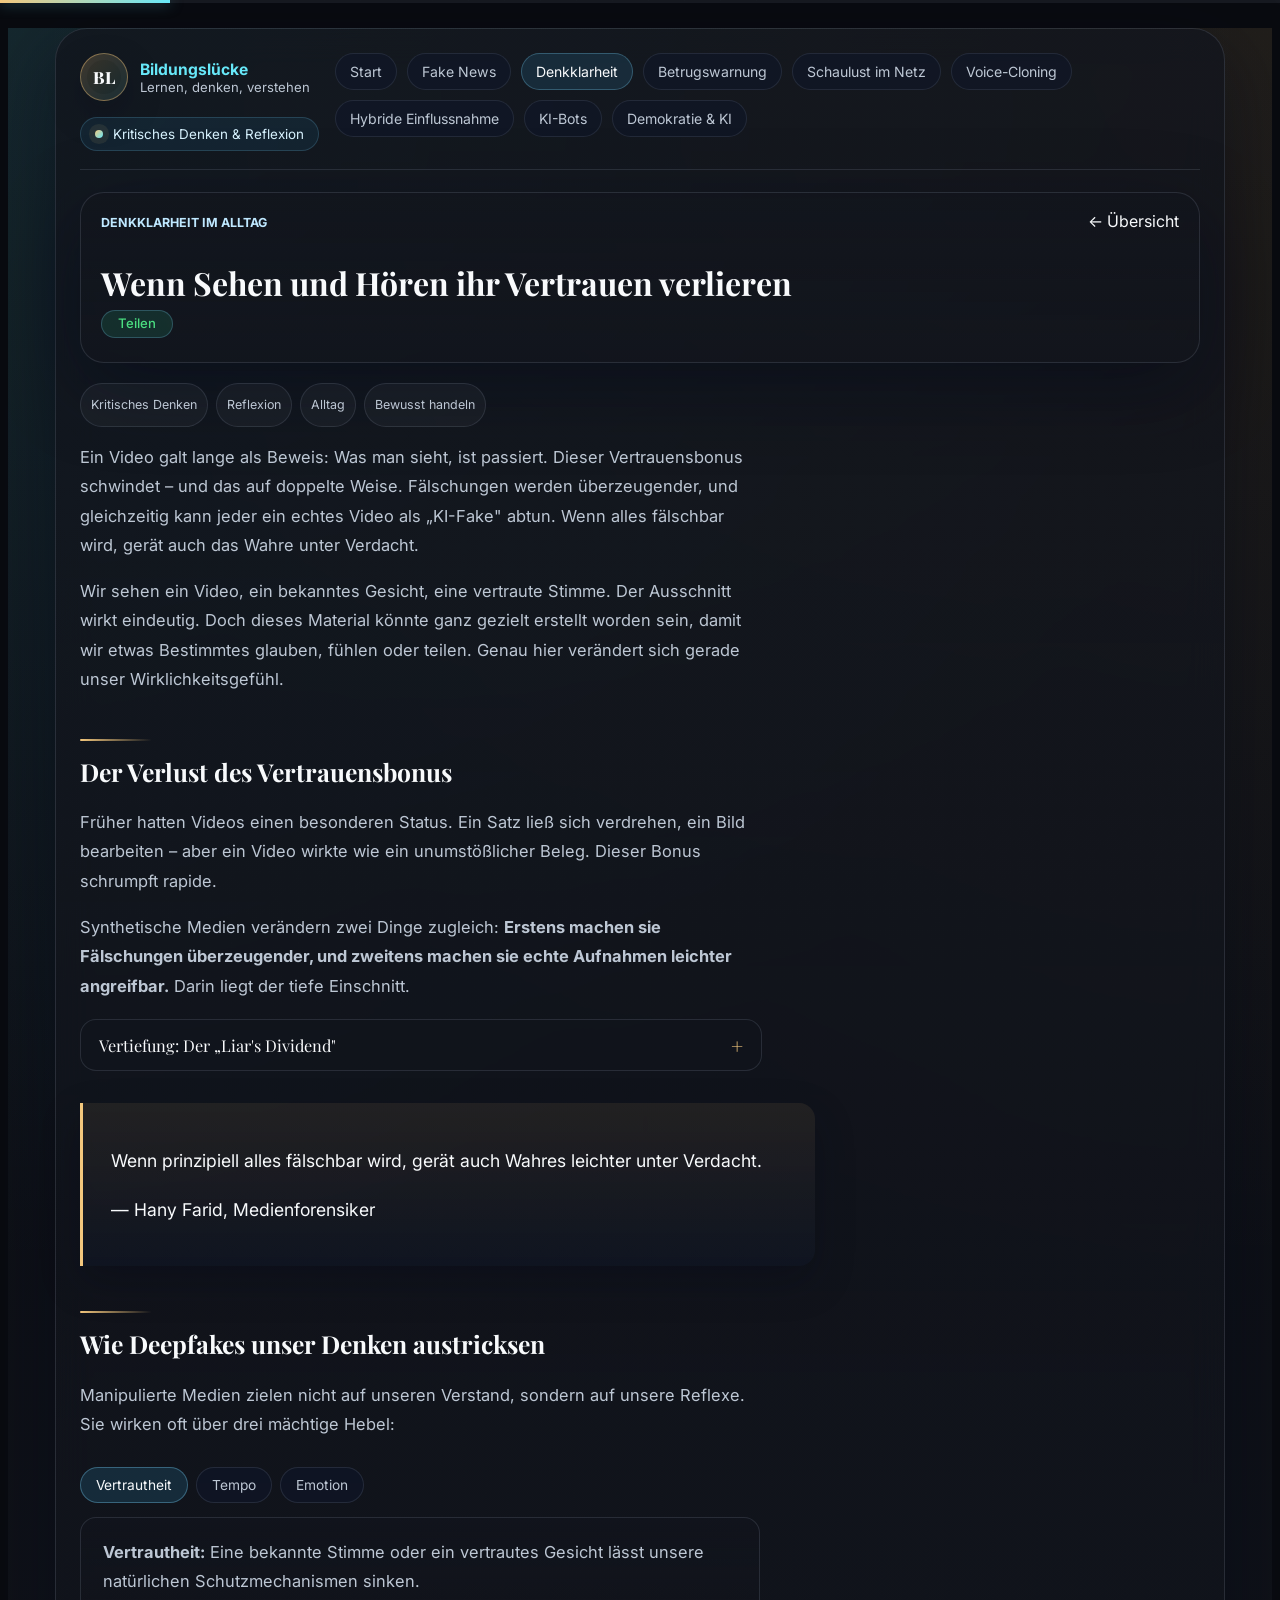
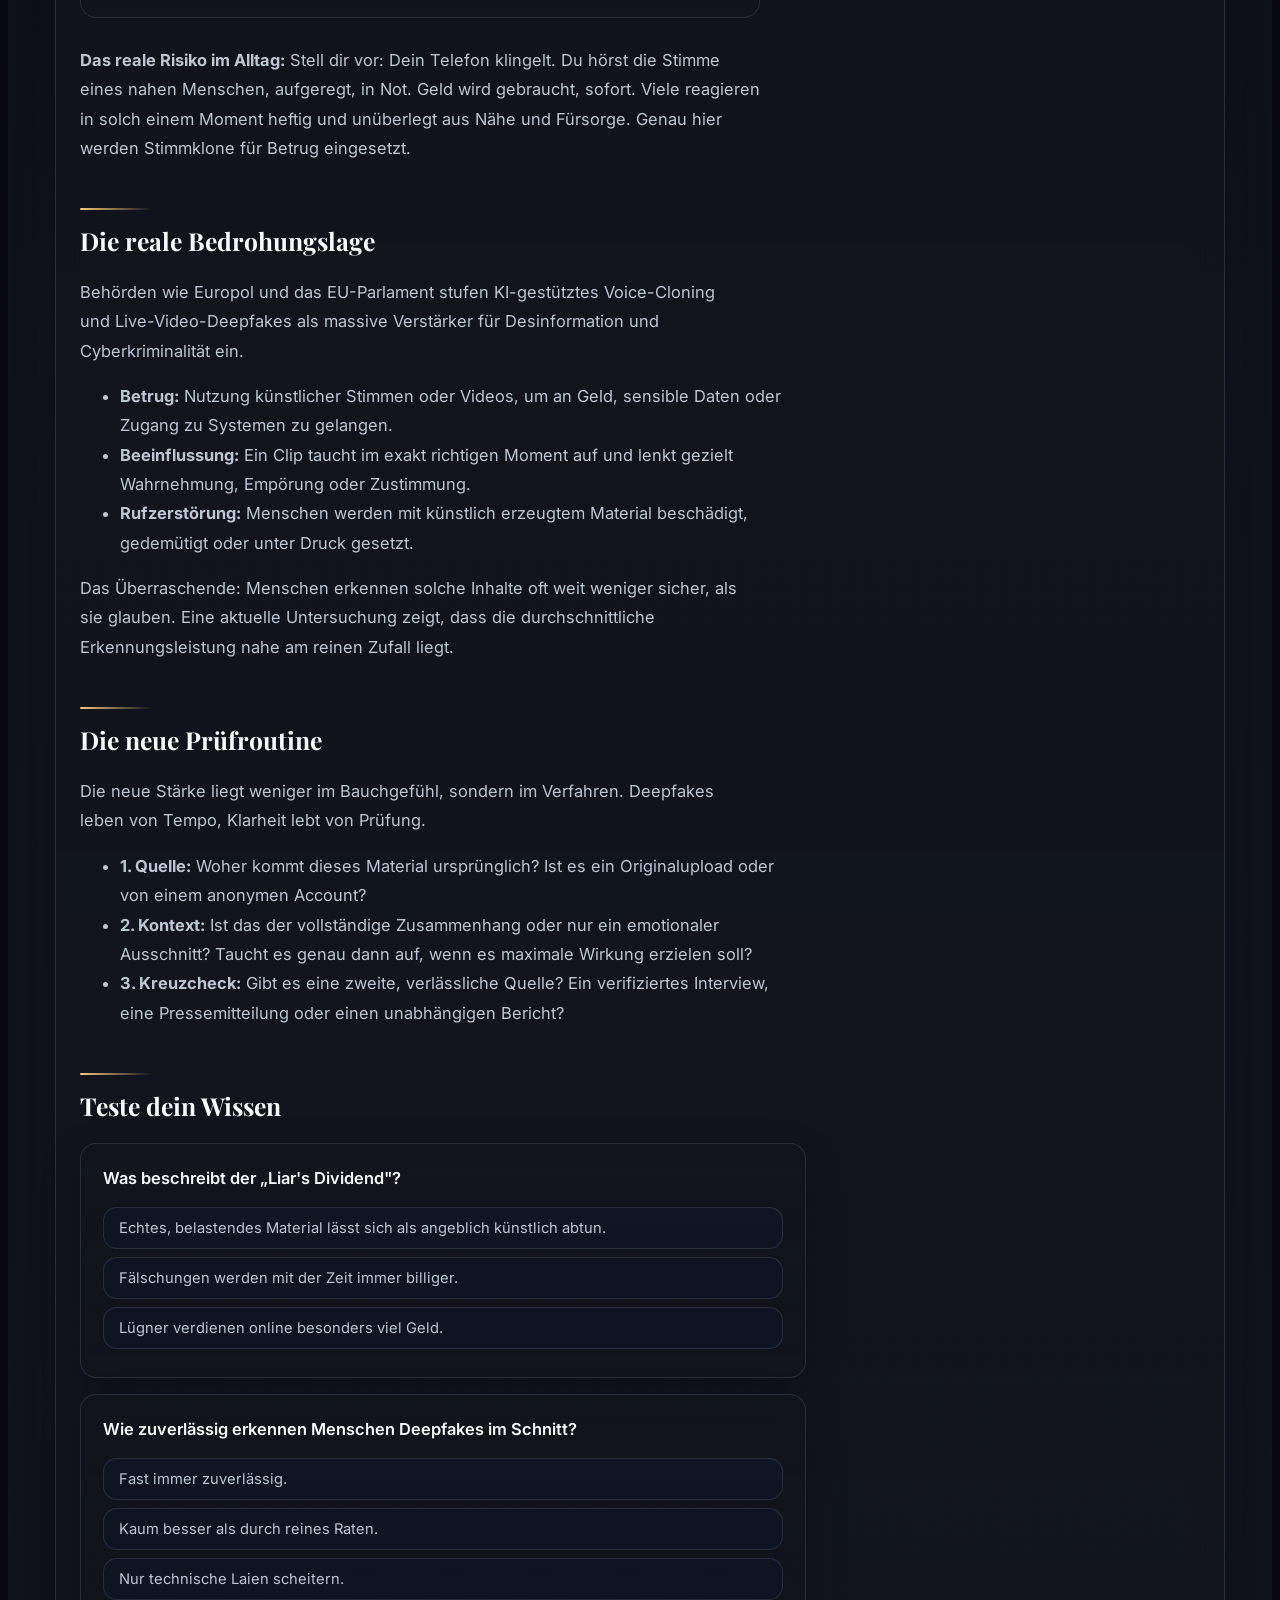
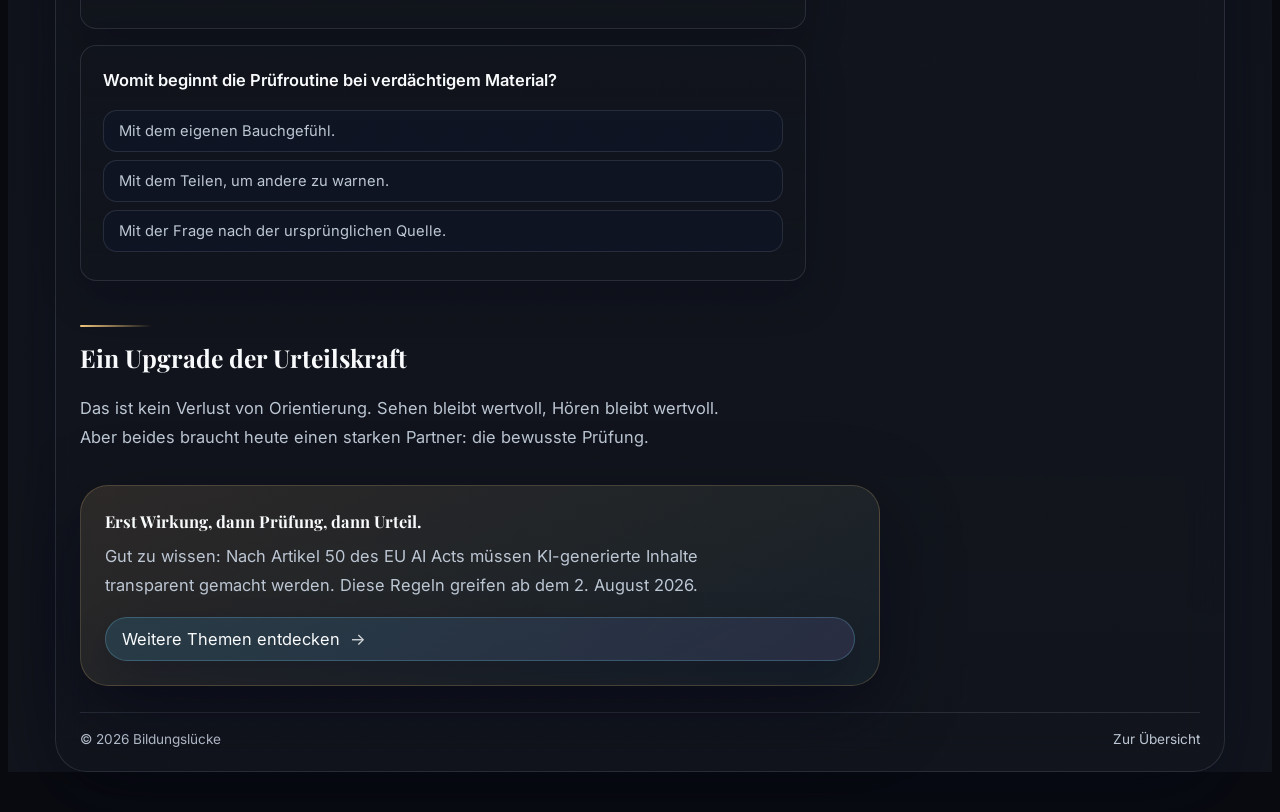
<file: site2/index.html>
<!doctype html>
<html lang="de">
  <head>
    <meta charset="UTF-8" />
    <meta name="viewport" content="width=device-width, initial-scale=1.0" />
    <link rel="preconnect" href="https://fonts.googleapis.com" />
    <link rel="preconnect" href="https://fonts.gstatic.com" crossorigin />
    <link href="https://fonts.googleapis.com/css2?family=Playfair+Display:ital,wght@0,400..900;1,400..900&family=Inter:wght@300;400;500;600;700&family=JetBrains+Mono:wght@400;500&display=swap" rel="stylesheet" />
    <title>Denken vor Handeln – Klar denken, bewusster handeln</title>
    <meta name="description" content="Wie synthetische Medien und Deepfakes unser Wirklichkeitsgefühl verändern – und was wir dagegen tun können." />

    <!-- Open Graph / Facebook -->
    <meta property="og:type" content="website" />
    <meta property="og:url" content="https://blog.bildungsluecke.xyz/site2/" />
    <meta property="og:title" content="Denken vor Handeln – Klar denken, bewusster handeln" />
    <meta property="og:description" content="Wie synthetische Medien und Deepfakes unser Wirklichkeitsgefühl verändern – und was wir dagegen tun können." />
    <meta property="og:image" content="https://blog.bildungsluecke.xyz/og-image.jpg" />
    <meta property="og:site_name" content="Bildungslücke" />
    <meta property="og:locale" content="de_DE" />
    
    <!-- Twitter Card -->
    <meta name="twitter:card" content="summary_large_image" />
    <meta name="twitter:title" content="Denken vor Handeln – Klar denken, bewusster handeln" />
    <meta name="twitter:description" content="Wie synthetische Medien und Deepfakes unser Wirklichkeitsgefühl verändern – und was wir dagegen tun können." />
    <meta name="twitter:image" content="https://blog.bildungsluecke.xyz/og-image.jpg" />
    <meta name="twitter:site" content="@Bildungsluecke" />
    
    <!-- Canonical URL -->
    <link rel="canonical" href="https://blog.bildungsluecke.xyz/site2/" />
    
    <!-- Additional SEO -->
    <meta name="robots" content="index, follow" />
    <meta name="author" content="Bildungslücke" />

    <link rel="stylesheet" href="../shared-theme.css?v=stable-20260628-9" />
    <script defer src="../shared-theme.js?v=stable-20260628-9"></script>
  </head>
  <body class="lusi-unified-blog bg-[#060608] antialiased">
    <div class="lusi-theme-shell">
      <header class="lusi-theme-topbar">
        <div class="lusi-theme-topbar-main">
          <a class="lusi-theme-brand" href="/">
            <span class="lusi-theme-brand-badge">BL</span>
            <span class="lusi-theme-brand-copy">
              <strong>Bildungslücke</strong>
              <span>Lernen, denken, verstehen</span>
            </span>
          </a>
          <span class="lusi-theme-kicker">Kritisches Denken &amp; Reflexion</span>
        </div>
        <nav class="lusi-theme-nav">
          <a class="lusi-theme-nav-link" href="/">Start</a>
          <a class="lusi-theme-nav-link" href="/site1/">Fake News</a>
          <a class="lusi-theme-nav-link is-active" href="/site2/">Denkklarheit</a>
          <a class="lusi-theme-nav-link" href="/site3/">Betrugswarnung</a>
          <a class="lusi-theme-nav-link" href="/site4/">Schaulust im Netz</a>
          <a class="lusi-theme-nav-link" href="/site5/">Voice-Cloning</a>
          <a class="lusi-theme-nav-link" href="/site6/">Hybride Einflussnahme</a>
          <a class="lusi-theme-nav-link" href="/site7/">KI-Bots</a>
          <a class="lusi-theme-nav-link" href="/site8/">Demokratie &amp; KI</a>
        </nav>
      </header>

      <main class="lusi-content-root">
        <div class="lusi-article-meta">
          <div>
            <span class="lusi-theme-eyebrow">Denkklarheit im Alltag</span>
            <h1>Wenn Sehen und Hören ihr Vertrauen verlieren</h1>
            <div class="lusi-share">
              <button type="button" class="lusi-share-btn" data-share>Teilen</button>
            </div>
          </div>
          <a class="lusi-article-backlink" href="/">← Übersicht</a>
        </div>
        <div class="lusi-article-meta-note">
          <span>Kritisches Denken</span>
          <span>Reflexion</span>
          <span>Alltag</span>
          <span>Bewusst handeln</span>
        </div>

        <article class="lusi-reading-frame lusi-longform-copy">
          <p>Ein Video galt lange als Beweis: Was man sieht, ist passiert. Dieser Vertrauensbonus schwindet – und das auf doppelte Weise. Fälschungen werden überzeugender, und gleichzeitig kann jeder ein echtes Video als „KI-Fake" abtun. Wenn alles fälschbar wird, gerät auch das Wahre unter Verdacht.</p>
          <p>Wir sehen ein Video, ein bekanntes Gesicht, eine vertraute Stimme. Der Ausschnitt wirkt eindeutig. Doch dieses Material könnte ganz gezielt erstellt worden sein, damit wir etwas Bestimmtes glauben, fühlen oder teilen. Genau hier verändert sich gerade unser Wirklichkeitsgefühl.</p>

          <h2 class="lusi-section-heading">Der Verlust des Vertrauensbonus</h2>
          <p>Früher hatten Videos einen besonderen Status. Ein Satz ließ sich verdrehen, ein Bild bearbeiten – aber ein Video wirkte wie ein unumstößlicher Beleg. Dieser Bonus schrumpft rapide.</p>
          <p>Synthetische Medien verändern zwei Dinge zugleich: <strong>Erstens machen sie Fälschungen überzeugender, und zweitens machen sie echte Aufnahmen leichter angreifbar.</strong> Darin liegt der tiefe Einschnitt.</p>

          <details class="lusi-accordion">
            <summary>Vertiefung: Der „Liar's Dividend"</summary>
            <div class="lusi-accordion-body">
              <p>Der „Liar's Dividend" (der Gewinn des Lügers): Jemand wird mit echtem, belastendem Material konfrontiert und antwortet einfach: „Das ist künstlich erzeugt." Das Gespräch verschiebt sich weg vom Inhalt, hin zum Zweifel. Und dieser Zweifel verschiebt die Macht.</p>
            </div>
          </details>

          <div class="lusi-pullquote">
            <p>Wenn prinzipiell alles fälschbar wird, gerät auch Wahres leichter unter Verdacht.</p>
            <p>— Hany Farid, Medienforensiker</p>
          </div>

          <h2 class="lusi-section-heading">Wie Deepfakes unser Denken austricksen</h2>
          <p>Manipulierte Medien zielen nicht auf unseren Verstand, sondern auf unsere Reflexe. Sie wirken oft über drei mächtige Hebel:</p>
          <div class="lusi-tabs" data-tabs aria-label="Drei Hebel manipulierter Medien">
            <div class="lusi-tab-list" role="tablist" aria-label="Drei Hebel">
              <button class="lusi-tab-btn" data-tab="0">Vertrautheit</button>
              <button class="lusi-tab-btn" data-tab="1">Tempo</button>
              <button class="lusi-tab-btn" data-tab="2">Emotion</button>
            </div>
            <div class="lusi-tab-panels">
              <div class="lusi-tab-panel" role="tabpanel" data-panel="0"><p><strong>Vertrautheit:</strong> Eine bekannte Stimme oder ein vertrautes Gesicht lässt unsere natürlichen Schutzmechanismen sinken.</p></div>
              <div class="lusi-tab-panel" role="tabpanel" data-panel="1"><p><strong>Tempo:</strong> Ein dringender Moment oder vermeintlicher Zeitdruck verhindert das Nachdenken und erzwingt schnelle Reaktionen.</p></div>
              <div class="lusi-tab-panel" role="tabpanel" data-panel="2"><p><strong>Emotion:</strong> Starke Impulse wie Alarm, Wut oder Fürsorge aktivieren das schnelle Reaktionssystem – der prüfende Verstand bleibt zurück.</p></div>
            </div>
          </div>
          <p><strong>Das reale Risiko im Alltag:</strong> Stell dir vor: Dein Telefon klingelt. Du hörst die Stimme eines nahen Menschen, aufgeregt, in Not. Geld wird gebraucht, sofort. Viele reagieren in solch einem Moment heftig und unüberlegt aus Nähe und Fürsorge. Genau hier werden Stimmklone für Betrug eingesetzt.</p>

          <h2 class="lusi-section-heading">Die reale Bedrohungslage</h2>
          <p>Behörden wie Europol und das EU-Parlament stufen KI-gestütztes Voice-Cloning und Live-Video-Deepfakes als massive Verstärker für Desinformation und Cyberkriminalität ein.</p>
          <ul>
            <li><strong>Betrug:</strong> Nutzung künstlicher Stimmen oder Videos, um an Geld, sensible Daten oder Zugang zu Systemen zu gelangen.</li>
            <li><strong>Beeinflussung:</strong> Ein Clip taucht im exakt richtigen Moment auf und lenkt gezielt Wahrnehmung, Empörung oder Zustimmung.</li>
            <li><strong>Rufzerstörung:</strong> Menschen werden mit künstlich erzeugtem Material beschädigt, gedemütigt oder unter Druck gesetzt.</li>
          </ul>
          <p>Das Überraschende: Menschen erkennen solche Inhalte oft weit weniger sicher, als sie glauben. Eine aktuelle Untersuchung zeigt, dass die durchschnittliche Erkennungsleistung nahe am reinen Zufall liegt.</p>

          <h2 class="lusi-section-heading">Die neue Prüfroutine</h2>
          <p>Die neue Stärke liegt weniger im Bauchgefühl, sondern im Verfahren. Deepfakes leben von Tempo, Klarheit lebt von Prüfung.</p>
          <ul>
            <li><strong>1. Quelle:</strong> Woher kommt dieses Material ursprünglich? Ist es ein Originalupload oder von einem anonymen Account?</li>
            <li><strong>2. Kontext:</strong> Ist das der vollständige Zusammenhang oder nur ein emotionaler Ausschnitt? Taucht es genau dann auf, wenn es maximale Wirkung erzielen soll?</li>
            <li><strong>3. Kreuzcheck:</strong> Gibt es eine zweite, verlässliche Quelle? Ein verifiziertes Interview, eine Pressemitteilung oder einen unabhängigen Bericht?</li>
          </ul>

          <section class="lusi-quiz" data-quiz aria-label="Selbsttest">
            <h2 class="lusi-section-heading">Teste dein Wissen</h2>
            <div class="lusi-quiz-item" data-answer="0">
              <p class="lusi-quiz-q">Was beschreibt der „Liar's Dividend"?</p>
              <button class="lusi-quiz-opt">Echtes, belastendes Material lässt sich als angeblich künstlich abtun.</button>
              <button class="lusi-quiz-opt">Fälschungen werden mit der Zeit immer billiger.</button>
              <button class="lusi-quiz-opt">Lügner verdienen online besonders viel Geld.</button>
              <p class="lusi-quiz-feedback" hidden>Richtig: Wenn alles fälschbar ist, kann auch Echtes als „KI-Fake" weggeredet werden – der Zweifel verschiebt die Macht.</p>
            </div>
            <div class="lusi-quiz-item" data-answer="1">
              <p class="lusi-quiz-q">Wie zuverlässig erkennen Menschen Deepfakes im Schnitt?</p>
              <button class="lusi-quiz-opt">Fast immer zuverlässig.</button>
              <button class="lusi-quiz-opt">Kaum besser als durch reines Raten.</button>
              <button class="lusi-quiz-opt">Nur technische Laien scheitern.</button>
              <p class="lusi-quiz-feedback" hidden>Richtig: Untersuchungen zeigen eine Erkennungsleistung nahe dem Zufall – wir überschätzen uns.</p>
            </div>
            <div class="lusi-quiz-item" data-answer="2">
              <p class="lusi-quiz-q">Womit beginnt die Prüfroutine bei verdächtigem Material?</p>
              <button class="lusi-quiz-opt">Mit dem eigenen Bauchgefühl.</button>
              <button class="lusi-quiz-opt">Mit dem Teilen, um andere zu warnen.</button>
              <button class="lusi-quiz-opt">Mit der Frage nach der ursprünglichen Quelle.</button>
              <p class="lusi-quiz-feedback" hidden>Richtig: Erst Quelle, dann Kontext, dann Kreuzcheck – Verfahren schlägt Bauchgefühl.</p>
            </div>
          </section>

          <h2 class="lusi-section-heading">Ein Upgrade der Urteilskraft</h2>
          <p>Das ist kein Verlust von Orientierung. Sehen bleibt wertvoll, Hören bleibt wertvoll. Aber beides braucht heute einen starken Partner: die bewusste Prüfung.</p>

          <div class="lusi-home-hero-panel" style="margin-top: 2rem;">
            <strong>Erst Wirkung, dann Prüfung, dann Urteil.</strong>
            <p>Gut zu wissen: Nach Artikel 50 des EU AI Acts müssen KI-generierte Inhalte transparent gemacht werden. Diese Regeln greifen ab dem 2. August 2026.</p>
            <a class="lusi-cta-link" href="/">Weitere Themen entdecken</a>
          </div>
        </article>
      </main>

      <footer class="lusi-theme-footer">
        <span>© 2026 Bildungslücke</span>
        <a href="/">Zur Übersicht</a>
      </footer>
    </div>
  </body>
</html>
</file>
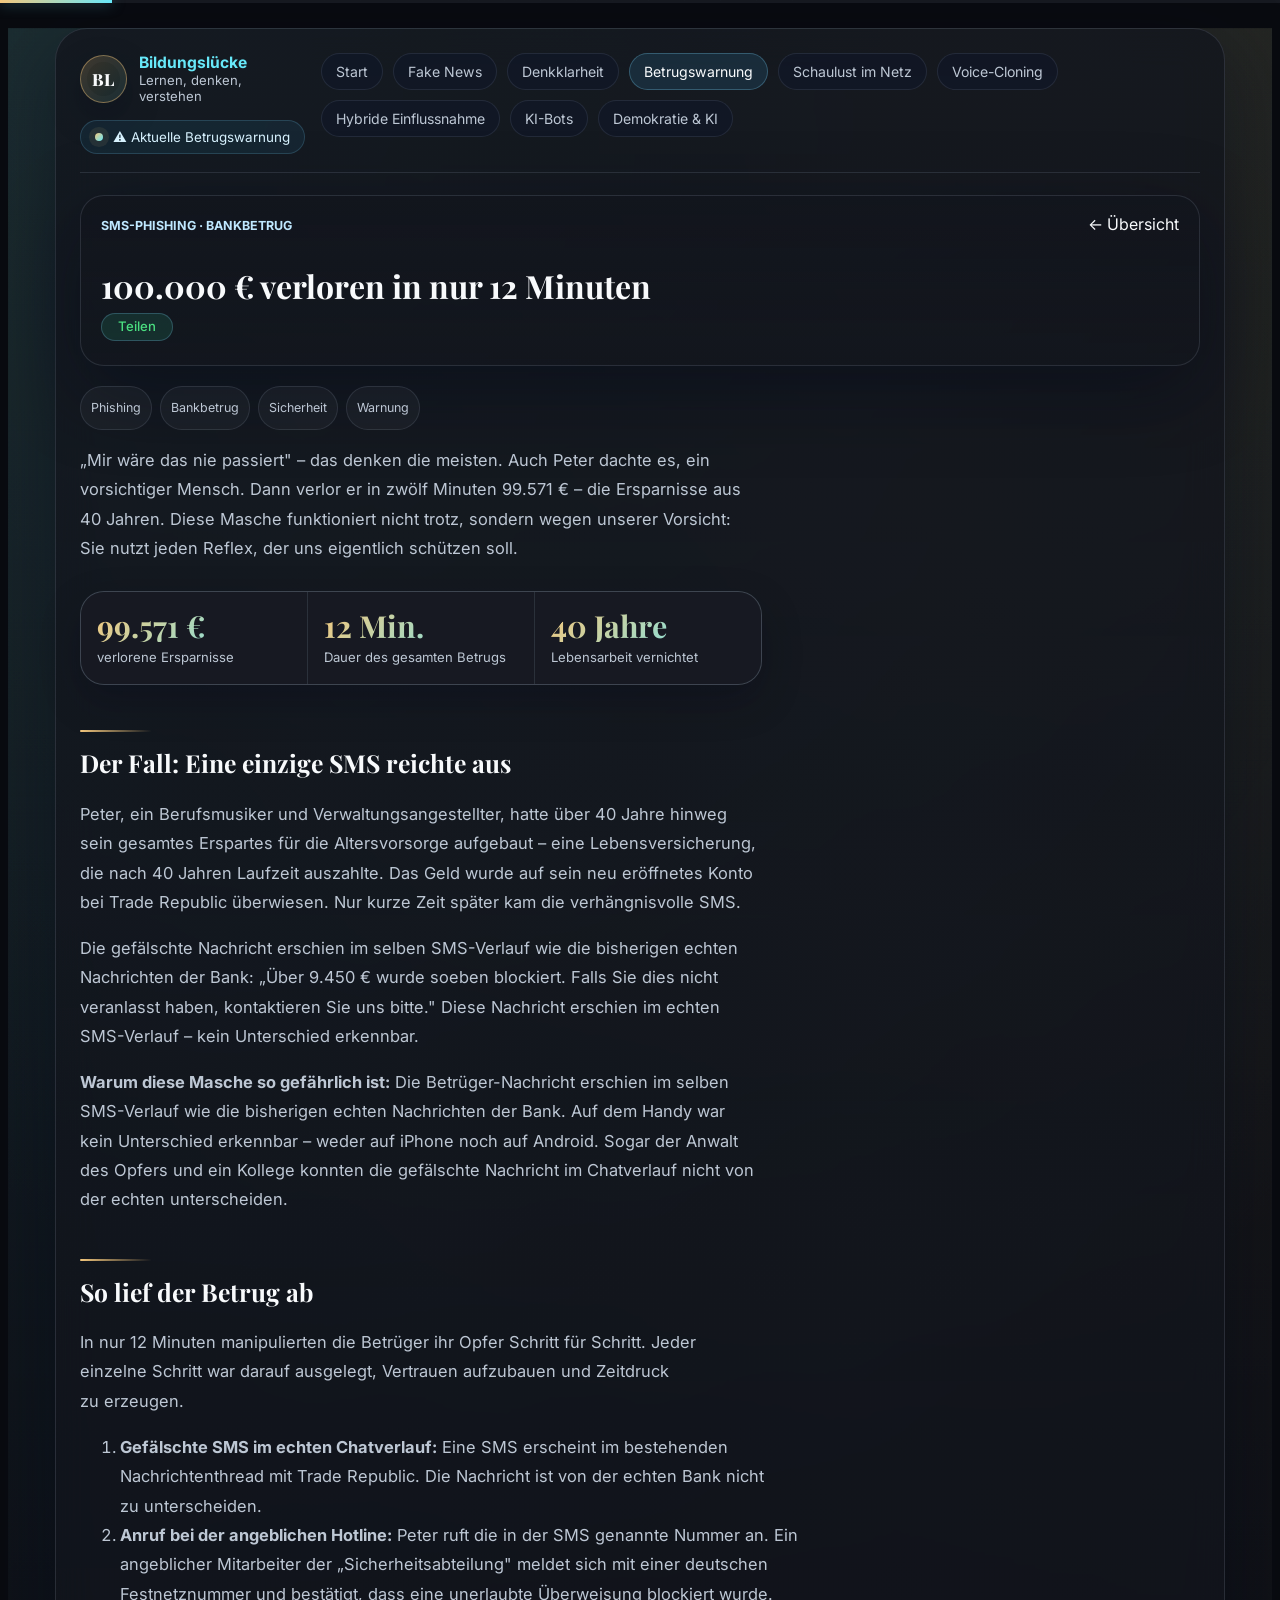
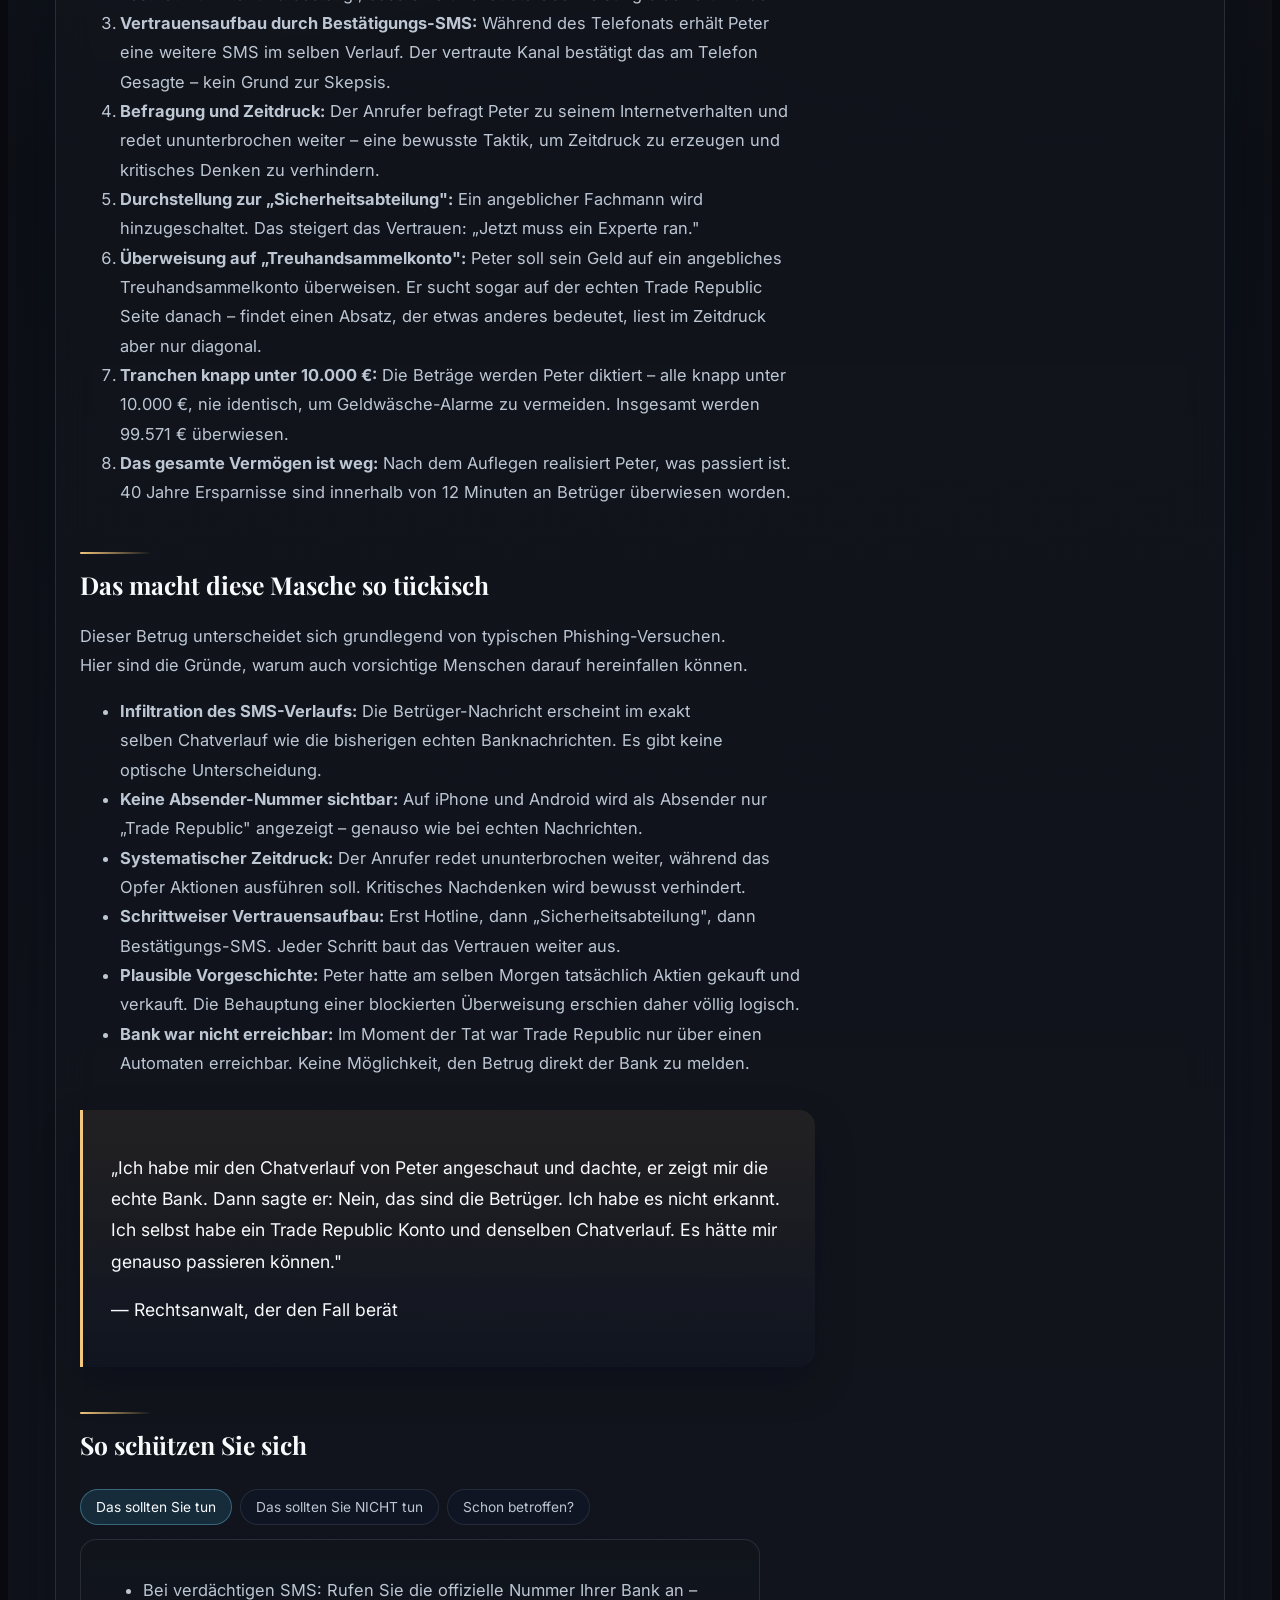
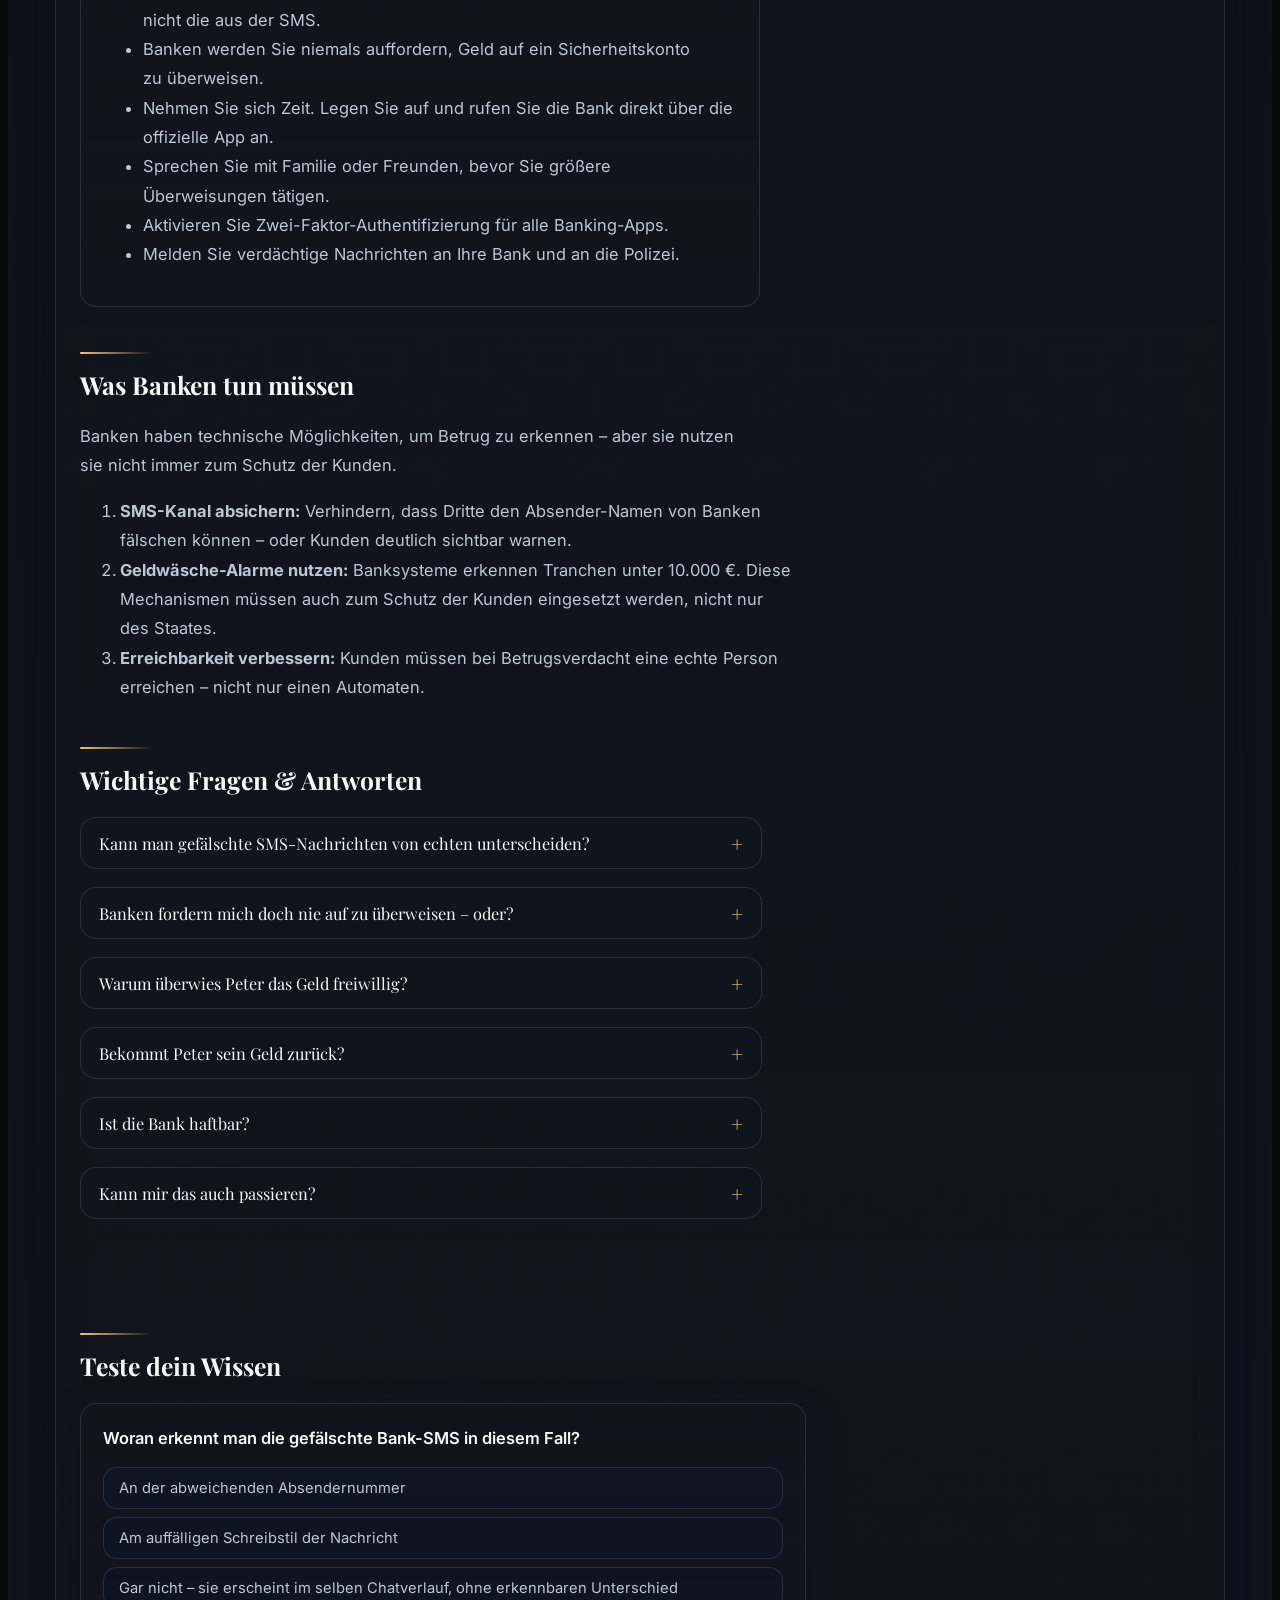
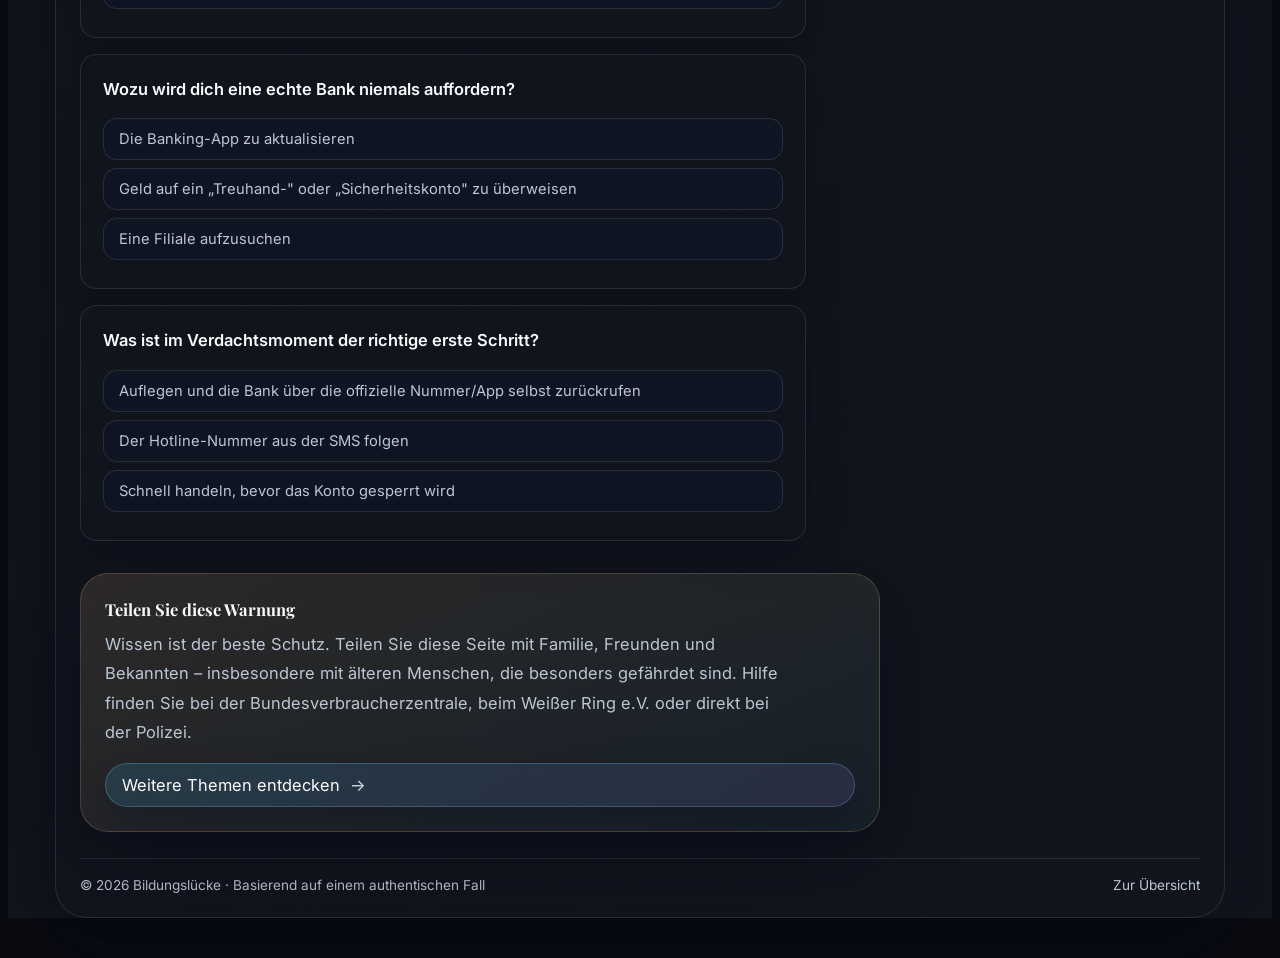
<file: site3/index.html>
<!doctype html>
<html lang="de">
  <head>
    <meta charset="UTF-8" />
    <meta name="viewport" content="width=device-width, initial-scale=1.0" />
    <link rel="preconnect" href="https://fonts.googleapis.com" />
    <link rel="preconnect" href="https://fonts.gstatic.com" crossorigin />
    <link href="https://fonts.googleapis.com/css2?family=Playfair+Display:ital,wght@0,400..900;1,400..900&family=Inter:wght@300;400;500;600;700&family=JetBrains+Mono:wght@400;500&display=swap" rel="stylesheet" />
    <title>⚠️ Betrugswarnung – SMS-Phishing bei Banken</title>
    <meta name="description" content="Eine kompakte Warnseite zu aktuellen Betrugsmaschen per SMS – inkl. einem echten Fall, bei dem 99.571 € innerhalb von 12 Minuten verloren wurden." />

    <!-- Open Graph / Facebook -->
    <meta property="og:type" content="website" />
    <meta property="og:url" content="https://blog.bildungsluecke.xyz/site3/" />
    <meta property="og:title" content="⚠️ Betrugswarnung – SMS-Phishing bei Banken" />
    <meta property="og:description" content="Eine kompakte Warnseite zu aktuellen Betrugsmaschen per SMS – inkl. einem echten Fall, bei dem 99.571 € innerhalb von 12 Minuten verloren wurden." />
    <meta property="og:image" content="https://blog.bildungsluecke.xyz/og-image.jpg" />
    <meta property="og:site_name" content="Bildungslücke" />
    <meta property="og:locale" content="de_DE" />
    
    <!-- Twitter Card -->
    <meta name="twitter:card" content="summary_large_image" />
    <meta name="twitter:title" content="⚠️ Betrugswarnung – SMS-Phishing bei Banken" />
    <meta name="twitter:description" content="Eine kompakte Warnseite zu aktuellen Betrugsmaschen per SMS – inkl. einem echten Fall, bei dem 99.571 € innerhalb von 12 Minuten verloren wurden." />
    <meta name="twitter:image" content="https://blog.bildungsluecke.xyz/og-image.jpg" />
    <meta name="twitter:site" content="@Bildungsluecke" />
    
    <!-- Canonical URL -->
    <link rel="canonical" href="https://blog.bildungsluecke.xyz/site3/" />
    
    <!-- Additional SEO -->
    <meta name="robots" content="index, follow" />
    <meta name="author" content="Bildungslücke" />

    <link rel="stylesheet" href="../shared-theme.css?v=stable-20260628-9" />
    <script defer src="../shared-theme.js?v=stable-20260628-9"></script>
  </head>
  <body class="lusi-unified-blog bg-[#060608] antialiased">
    <div class="lusi-theme-shell">
      <header class="lusi-theme-topbar">
        <div class="lusi-theme-topbar-main">
          <a class="lusi-theme-brand" href="/">
            <span class="lusi-theme-brand-badge">BL</span>
            <span class="lusi-theme-brand-copy">
              <strong>Bildungslücke</strong>
              <span>Lernen, denken, verstehen</span>
            </span>
          </a>
          <span class="lusi-theme-kicker">⚠️ Aktuelle Betrugswarnung</span>
        </div>
        <nav class="lusi-theme-nav">
          <a class="lusi-theme-nav-link" href="/">Start</a>
          <a class="lusi-theme-nav-link" href="/site1/">Fake News</a>
          <a class="lusi-theme-nav-link" href="/site2/">Denkklarheit</a>
          <a class="lusi-theme-nav-link is-active" href="/site3/">Betrugswarnung</a>
          <a class="lusi-theme-nav-link" href="/site4/">Schaulust im Netz</a>
          <a class="lusi-theme-nav-link" href="/site5/">Voice-Cloning</a>
          <a class="lusi-theme-nav-link" href="/site6/">Hybride Einflussnahme</a>
          <a class="lusi-theme-nav-link" href="/site7/">KI-Bots</a>
          <a class="lusi-theme-nav-link" href="/site8/">Demokratie &amp; KI</a>
        </nav>
      </header>

      <main class="lusi-content-root">
        <div class="lusi-article-meta">
          <div>
            <span class="lusi-theme-eyebrow">SMS-Phishing · Bankbetrug</span>
            <h1>100.000 € verloren in nur 12 Minuten</h1>
            <div class="lusi-share">
              <button type="button" class="lusi-share-btn" data-share>Teilen</button>
            </div>
          </div>
          <a class="lusi-article-backlink" href="/">← Übersicht</a>
        </div>
        <div class="lusi-article-meta-note">
          <span>Phishing</span>
          <span>Bankbetrug</span>
          <span>Sicherheit</span>
          <span>Warnung</span>
        </div>

        <article class="lusi-reading-frame lusi-longform-copy">
          <p>„Mir wäre das nie passiert" – das denken die meisten. Auch Peter dachte es, ein vorsichtiger Mensch. Dann verlor er in zwölf Minuten 99.571 € – die Ersparnisse aus 40 Jahren. Diese Masche funktioniert nicht trotz, sondern wegen unserer Vorsicht: Sie nutzt jeden Reflex, der uns eigentlich schützen soll.</p>

          <div class="lusi-stat-row" aria-label="Der Fall in Zahlen">
            <div class="lusi-stat">
              <span class="lusi-stat-value" data-count-to="99571" data-count-group="true" data-count-suffix=" €">99.571 €</span>
              <span class="lusi-stat-label">verlorene Ersparnisse</span>
            </div>
            <div class="lusi-stat">
              <span class="lusi-stat-value" data-count-to="12" data-count-suffix=" Min.">12 Min.</span>
              <span class="lusi-stat-label">Dauer des gesamten Betrugs</span>
            </div>
            <div class="lusi-stat">
              <span class="lusi-stat-value" data-count-to="40" data-count-suffix=" Jahre">40 Jahre</span>
              <span class="lusi-stat-label">Lebensarbeit vernichtet</span>
            </div>
          </div>

          <h2 class="lusi-section-heading">Der Fall: Eine einzige SMS reichte aus</h2>
          <p>Peter, ein Berufsmusiker und Verwaltungsangestellter, hatte über 40 Jahre hinweg sein gesamtes Erspartes für die Altersvorsorge aufgebaut – eine Lebensversicherung, die nach 40 Jahren Laufzeit auszahlte. Das Geld wurde auf sein neu eröffnetes Konto bei Trade Republic überwiesen. Nur kurze Zeit später kam die verhängnisvolle SMS.</p>
          <p>Die gefälschte Nachricht erschien im selben SMS-Verlauf wie die bisherigen echten Nachrichten der Bank: „Über 9.450 € wurde soeben blockiert. Falls Sie dies nicht veranlasst haben, kontaktieren Sie uns bitte." Diese Nachricht erschien im echten SMS-Verlauf – kein Unterschied erkennbar.</p>
          <p><strong>Warum diese Masche so gefährlich ist:</strong> Die Betrüger-Nachricht erschien im selben SMS-Verlauf wie die bisherigen echten Nachrichten der Bank. Auf dem Handy war kein Unterschied erkennbar – weder auf iPhone noch auf Android. Sogar der Anwalt des Opfers und ein Kollege konnten die gefälschte Nachricht im Chatverlauf nicht von der echten unterscheiden.</p>

          <h2 class="lusi-section-heading">So lief der Betrug ab</h2>
          <p>In nur 12 Minuten manipulierten die Betrüger ihr Opfer Schritt für Schritt. Jeder einzelne Schritt war darauf ausgelegt, Vertrauen aufzubauen und Zeitdruck zu erzeugen.</p>
          <ol>
            <li><strong>Gefälschte SMS im echten Chatverlauf:</strong> Eine SMS erscheint im bestehenden Nachrichtenthread mit Trade Republic. Die Nachricht ist von der echten Bank nicht zu unterscheiden.</li>
            <li><strong>Anruf bei der angeblichen Hotline:</strong> Peter ruft die in der SMS genannte Nummer an. Ein angeblicher Mitarbeiter der „Sicherheitsabteilung" meldet sich mit einer deutschen Festnetznummer und bestätigt, dass eine unerlaubte Überweisung blockiert wurde.</li>
            <li><strong>Vertrauensaufbau durch Bestätigungs-SMS:</strong> Während des Telefonats erhält Peter eine weitere SMS im selben Verlauf. Der vertraute Kanal bestätigt das am Telefon Gesagte – kein Grund zur Skepsis.</li>
            <li><strong>Befragung und Zeitdruck:</strong> Der Anrufer befragt Peter zu seinem Internetverhalten und redet ununterbrochen weiter – eine bewusste Taktik, um Zeitdruck zu erzeugen und kritisches Denken zu verhindern.</li>
            <li><strong>Durchstellung zur „Sicherheitsabteilung":</strong> Ein angeblicher Fachmann wird hinzugeschaltet. Das steigert das Vertrauen: „Jetzt muss ein Experte ran."</li>
            <li><strong>Überweisung auf „Treuhandsammelkonto":</strong> Peter soll sein Geld auf ein angebliches Treuhandsammelkonto überweisen. Er sucht sogar auf der echten Trade Republic Seite danach – findet einen Absatz, der etwas anderes bedeutet, liest im Zeitdruck aber nur diagonal.</li>
            <li><strong>Tranchen knapp unter 10.000 €:</strong> Die Beträge werden Peter diktiert – alle knapp unter 10.000 €, nie identisch, um Geldwäsche-Alarme zu vermeiden. Insgesamt werden 99.571 € überwiesen.</li>
            <li><strong>Das gesamte Vermögen ist weg:</strong> Nach dem Auflegen realisiert Peter, was passiert ist. 40 Jahre Ersparnisse sind innerhalb von 12 Minuten an Betrüger überwiesen worden.</li>
          </ol>

          <h2 class="lusi-section-heading">Das macht diese Masche so tückisch</h2>
          <p>Dieser Betrug unterscheidet sich grundlegend von typischen Phishing-Versuchen. Hier sind die Gründe, warum auch vorsichtige Menschen darauf hereinfallen können.</p>
          <ul>
            <li><strong>Infiltration des SMS-Verlaufs:</strong> Die Betrüger-Nachricht erscheint im exakt selben Chatverlauf wie die bisherigen echten Banknachrichten. Es gibt keine optische Unterscheidung.</li>
            <li><strong>Keine Absender-Nummer sichtbar:</strong> Auf iPhone und Android wird als Absender nur „Trade Republic" angezeigt – genauso wie bei echten Nachrichten.</li>
            <li><strong>Systematischer Zeitdruck:</strong> Der Anrufer redet ununterbrochen weiter, während das Opfer Aktionen ausführen soll. Kritisches Nachdenken wird bewusst verhindert.</li>
            <li><strong>Schrittweiser Vertrauensaufbau:</strong> Erst Hotline, dann „Sicherheitsabteilung", dann Bestätigungs-SMS. Jeder Schritt baut das Vertrauen weiter aus.</li>
            <li><strong>Plausible Vorgeschichte:</strong> Peter hatte am selben Morgen tatsächlich Aktien gekauft und verkauft. Die Behauptung einer blockierten Überweisung erschien daher völlig logisch.</li>
            <li><strong>Bank war nicht erreichbar:</strong> Im Moment der Tat war Trade Republic nur über einen Automaten erreichbar. Keine Möglichkeit, den Betrug direkt der Bank zu melden.</li>
          </ul>

          <div class="lusi-pullquote">
            <p>„Ich habe mir den Chatverlauf von Peter angeschaut und dachte, er zeigt mir die echte Bank. Dann sagte er: Nein, das sind die Betrüger. Ich habe es nicht erkannt. Ich selbst habe ein Trade Republic Konto und denselben Chatverlauf. Es hätte mir genauso passieren können."</p>
            <p>— Rechtsanwalt, der den Fall berät</p>
          </div>

          <h2 class="lusi-section-heading">So schützen Sie sich</h2>
          <div class="lusi-tabs" data-tabs aria-label="Schutzmaßnahmen">
            <div class="lusi-tab-list" role="tablist" aria-label="Schutzmaßnahmen">
              <button class="lusi-tab-btn" data-tab="0">Das sollten Sie tun</button>
              <button class="lusi-tab-btn" data-tab="1">Das sollten Sie NICHT tun</button>
              <button class="lusi-tab-btn" data-tab="2">Schon betroffen?</button>
            </div>
            <div class="lusi-tab-panels">
              <div class="lusi-tab-panel" role="tabpanel" data-panel="0">
                <ul>
                  <li>Bei verdächtigen SMS: Rufen Sie die offizielle Nummer Ihrer Bank an – nicht die aus der SMS.</li>
                  <li>Banken werden Sie niemals auffordern, Geld auf ein Sicherheitskonto zu überweisen.</li>
                  <li>Nehmen Sie sich Zeit. Legen Sie auf und rufen Sie die Bank direkt über die offizielle App an.</li>
                  <li>Sprechen Sie mit Familie oder Freunden, bevor Sie größere Überweisungen tätigen.</li>
                  <li>Aktivieren Sie Zwei-Faktor-Authentifizierung für alle Banking-Apps.</li>
                  <li>Melden Sie verdächtige Nachrichten an Ihre Bank und an die Polizei.</li>
                </ul>
              </div>
              <div class="lusi-tab-panel" role="tabpanel" data-panel="1">
                <ul>
                  <li>Niemandem auf der Telefonleitung folgen, wenn Sie unaufgefordert angerufen werden.</li>
                  <li>Keine Überweisungen aufgrund von SMS oder Anrufen durchführen.</li>
                  <li>Keine Zugangsdaten, PINs oder TANs am Telefon preisgeben.</li>
                  <li>Keine App installieren, die Ihnen am Telefon empfohlen wird.</li>
                  <li>Niemals Geld auf ein Treuhand- oder Sicherheitskonto überweisen.</li>
                  <li>Sich nicht unter Zeitdruck setzen lassen – legen Sie einfach auf.</li>
                </ul>
              </div>
              <div class="lusi-tab-panel" role="tabpanel" data-panel="2">
                <p>Bank sofort anrufen (über die offizielle Nummer) · Polizei-Anzeige erstatten · Bundesverbraucherzentrale kontaktieren · Weißer Ring e.V. für Opferhilfe · Aktuellen Vorfall dokumentieren (Screenshots, Chatverlauf, Uhrzeit) – nichts löschen.</p>
              </div>
            </div>
          </div>

          <h2 class="lusi-section-heading">Was Banken tun müssen</h2>
          <p>Banken haben technische Möglichkeiten, um Betrug zu erkennen – aber sie nutzen sie nicht immer zum Schutz der Kunden.</p>
          <ol>
            <li><strong>SMS-Kanal absichern:</strong> Verhindern, dass Dritte den Absender-Namen von Banken fälschen können – oder Kunden deutlich sichtbar warnen.</li>
            <li><strong>Geldwäsche-Alarme nutzen:</strong> Banksysteme erkennen Tranchen unter 10.000 €. Diese Mechanismen müssen auch zum Schutz der Kunden eingesetzt werden, nicht nur des Staates.</li>
            <li><strong>Erreichbarkeit verbessern:</strong> Kunden müssen bei Betrugsverdacht eine echte Person erreichen – nicht nur einen Automaten.</li>
          </ol>

          <h2 class="lusi-section-heading">Wichtige Fragen &amp; Antworten</h2>
          <details class="lusi-accordion">
            <summary>Kann man gefälschte SMS-Nachrichten von echten unterscheiden?</summary>
            <div class="lusi-accordion-body"><p>In diesem Fall: Nein. Die Betrüger-Nachricht erschien im exakt selben SMS-Verlauf wie die bisherigen echten Banknachrichten. Es gab keine separate Nummer, keine andere Darstellung – nichts.</p></div>
          </details>
          <details class="lusi-accordion">
            <summary>Banken fordern mich doch nie auf zu überweisen – oder?</summary>
            <div class="lusi-accordion-body"><p>Echte Banken werden Sie niemals auffordern, Geld auf ein Treuhandsammelkonto oder Sicherheitskonto zu überweisen. Wenn Sie am Telefon dazu aufgefordert werden, handelt es sich um Betrug. Legen Sie sofort auf.</p></div>
          </details>
          <details class="lusi-accordion">
            <summary>Warum überwies Peter das Geld freiwillig?</summary>
            <div class="lusi-accordion-body"><p>Die Betrüger bauten systematisch Vertrauen auf: echter Chatverlauf, Bestätigungs-SMS über denselben Kanal, eine „Sicherheitsabteilung", ein real existierender Begriff („Treuhandsammelkonto") und permanenter Zeitdruck. All dies zusammen erzeugte eine Situation, in der die Überweisung logisch und sicher erschien.</p></div>
          </details>
          <details class="lusi-accordion">
            <summary>Bekommt Peter sein Geld zurück?</summary>
            <div class="lusi-accordion-body"><p>Teilweise hoffentlich. Ein Teil des Geldes konnte von der österreichischen Bank zurückgebucht werden, auf die das Geld überwiesen wurde. Die Rechtslage ist schwierig: Bisherige Rechtsprechung sagt oft „selber Schuld", aber in diesem Fall gibt es besondere Umstände, die eine Haftung der Bank begründen könnten.</p></div>
          </details>
          <details class="lusi-accordion">
            <summary>Ist die Bank haftbar?</summary>
            <div class="lusi-accordion-body"><p>Die bisherige Rechtsprechung spricht meist gegen eine Haftung der Bank. In diesem Fall gibt es aber besondere Umstände: Trade Republic hat trotz bekannter Fälle erst spät konkret gewarnt, die Geldwäsche-Erkennung hat die Tranchen erkannt, den Kunden aber nicht gewarnt, und der SMS-Kanal war nicht ausreichend gesichert. Der Fall ist rechtlich noch nicht abgeschlossen.</p></div>
          </details>
          <details class="lusi-accordion">
            <summary>Kann mir das auch passieren?</summary>
            <div class="lusi-accordion-body"><p>Ja. Sogar der Anwalt, der den Fall berät, und ein Kollege – beide Trade Republic Kunden – konnten die gefälschte Nachricht im Chatverlauf nicht von der echten unterscheiden. Die Masche ist so ausgefeilt, dass sie selbst fachkundige Menschen täuscht.</p></div>
          </details>
          <details class="lusi-accordion">
            <summary>Wie funktioniert die SMS-Fälschung technisch?</summary>
            <div class="lusi-accordion-body"><p>Betrüger nutzen sogenanntes SMS-Spoofing, um die Absenderkennung zu fälschen. Dabei wird die Nachricht so verschickt, dass auf dem Empfängerhandy statt der tatsächlichen Nummer der Name der Bank erscheint. Weder iPhone noch Android zeigen die tatsächliche Absendernummer an.</p></div>
          </details>

          <section class="lusi-quiz" data-quiz aria-label="Selbsttest">
            <h2 class="lusi-section-heading">Teste dein Wissen</h2>
            <div class="lusi-quiz-item" data-answer="2">
              <p class="lusi-quiz-q">Woran erkennt man die gefälschte Bank-SMS in diesem Fall?</p>
              <button class="lusi-quiz-opt">An der abweichenden Absendernummer</button>
              <button class="lusi-quiz-opt">Am auffälligen Schreibstil der Nachricht</button>
              <button class="lusi-quiz-opt">Gar nicht – sie erscheint im selben Chatverlauf, ohne erkennbaren Unterschied</button>
              <p class="lusi-quiz-feedback" hidden>Richtig: Durch SMS-Spoofing erscheint die Nachricht im echten Bank-Thread – selbst Fachleute erkannten den Unterschied nicht.</p>
            </div>
            <div class="lusi-quiz-item" data-answer="1">
              <p class="lusi-quiz-q">Wozu wird dich eine echte Bank niemals auffordern?</p>
              <button class="lusi-quiz-opt">Die Banking-App zu aktualisieren</button>
              <button class="lusi-quiz-opt">Geld auf ein „Treuhand-" oder „Sicherheitskonto" zu überweisen</button>
              <button class="lusi-quiz-opt">Eine Filiale aufzusuchen</button>
              <p class="lusi-quiz-feedback" hidden>Richtig: Diese Aufforderung ist immer Betrug – sofort auflegen.</p>
            </div>
            <div class="lusi-quiz-item" data-answer="0">
              <p class="lusi-quiz-q">Was ist im Verdachtsmoment der richtige erste Schritt?</p>
              <button class="lusi-quiz-opt">Auflegen und die Bank über die offizielle Nummer/App selbst zurückrufen</button>
              <button class="lusi-quiz-opt">Der Hotline-Nummer aus der SMS folgen</button>
              <button class="lusi-quiz-opt">Schnell handeln, bevor das Konto gesperrt wird</button>
              <p class="lusi-quiz-feedback" hidden>Richtig: Eigeninitiative über den offiziellen Kanal durchbricht den Zeitdruck der Täter.</p>
            </div>
          </section>

          <div class="lusi-home-hero-panel" style="margin-top: 2rem;">
            <strong>Teilen Sie diese Warnung</strong>
            <p>Wissen ist der beste Schutz. Teilen Sie diese Seite mit Familie, Freunden und Bekannten – insbesondere mit älteren Menschen, die besonders gefährdet sind. Hilfe finden Sie bei der Bundesverbraucherzentrale, beim Weißer Ring e.V. oder direkt bei der Polizei.</p>
            <a class="lusi-cta-link" href="/">Weitere Themen entdecken</a>
          </div>
        </article>
      </main>

      <footer class="lusi-theme-footer">
        <span>© 2026 Bildungslücke · Basierend auf einem authentischen Fall</span>
        <a href="/">Zur Übersicht</a>
      </footer>
    </div>
  </body>
</html>
</file>
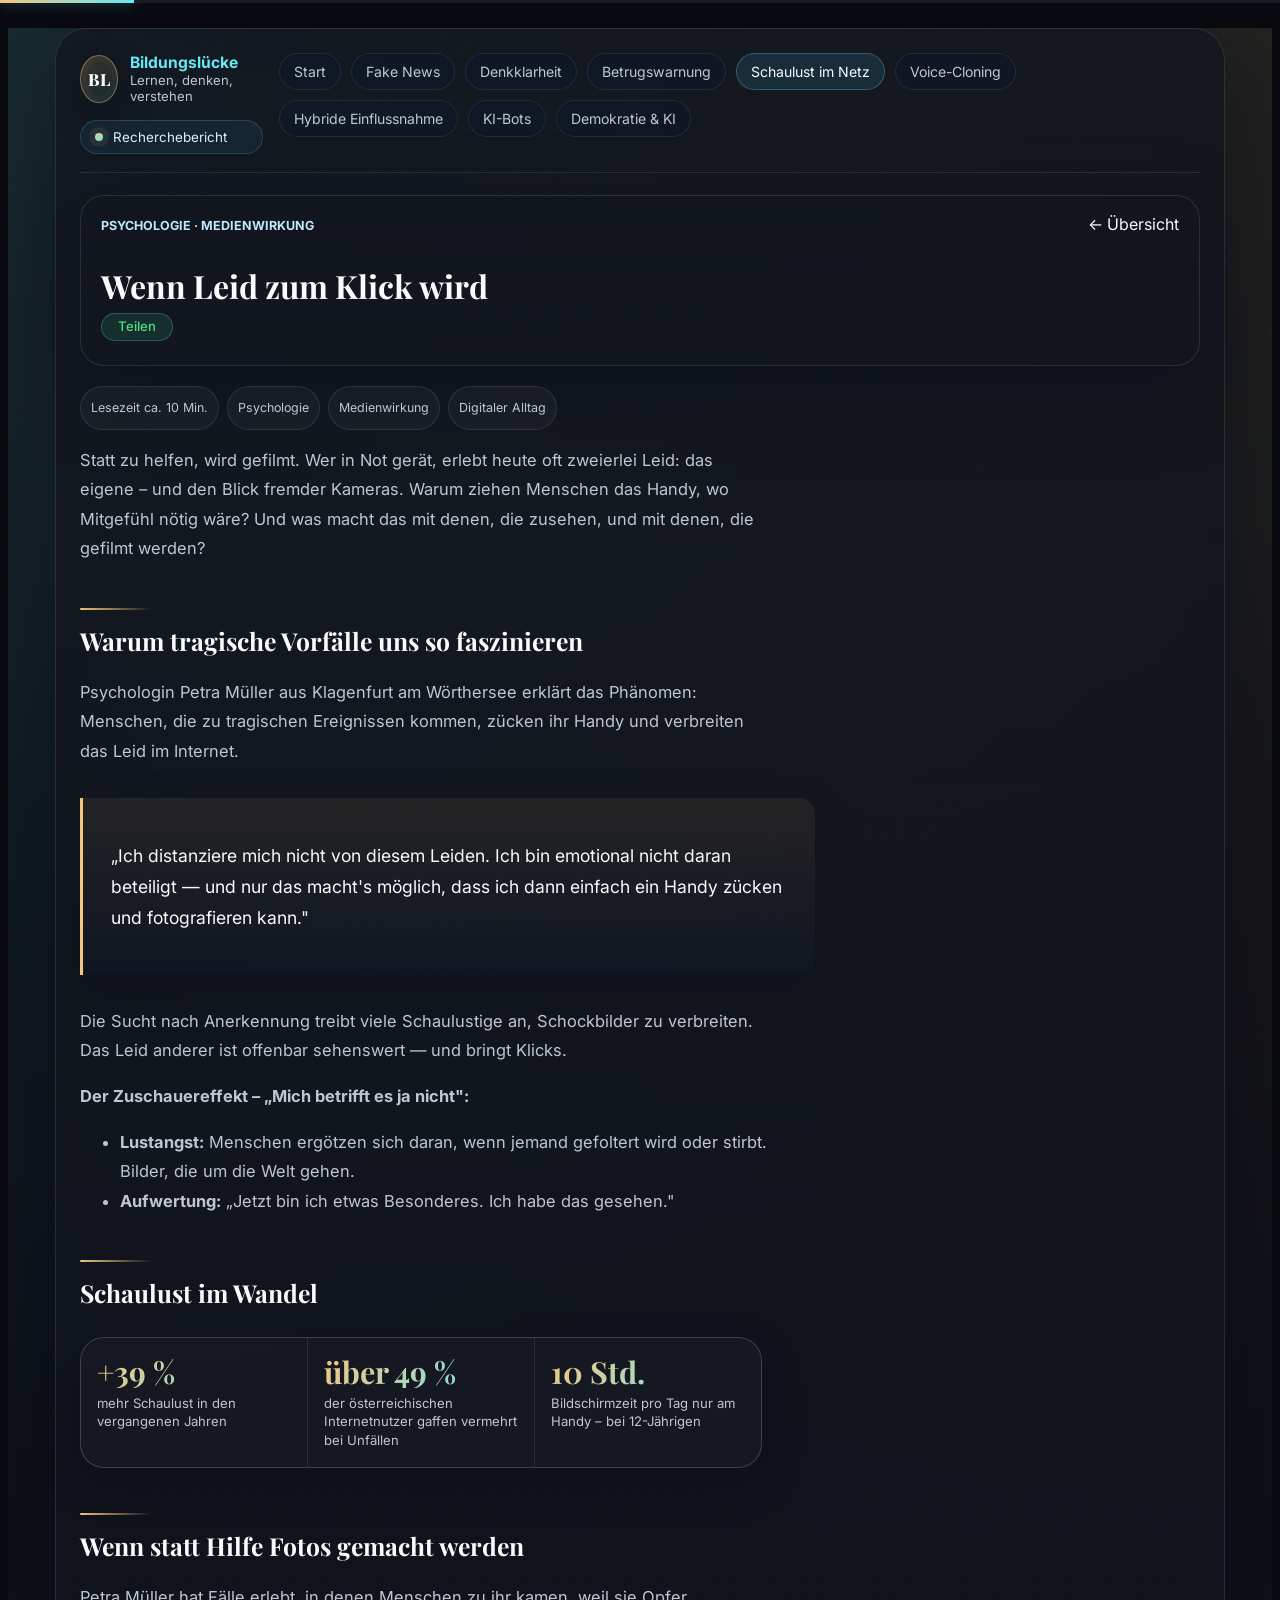
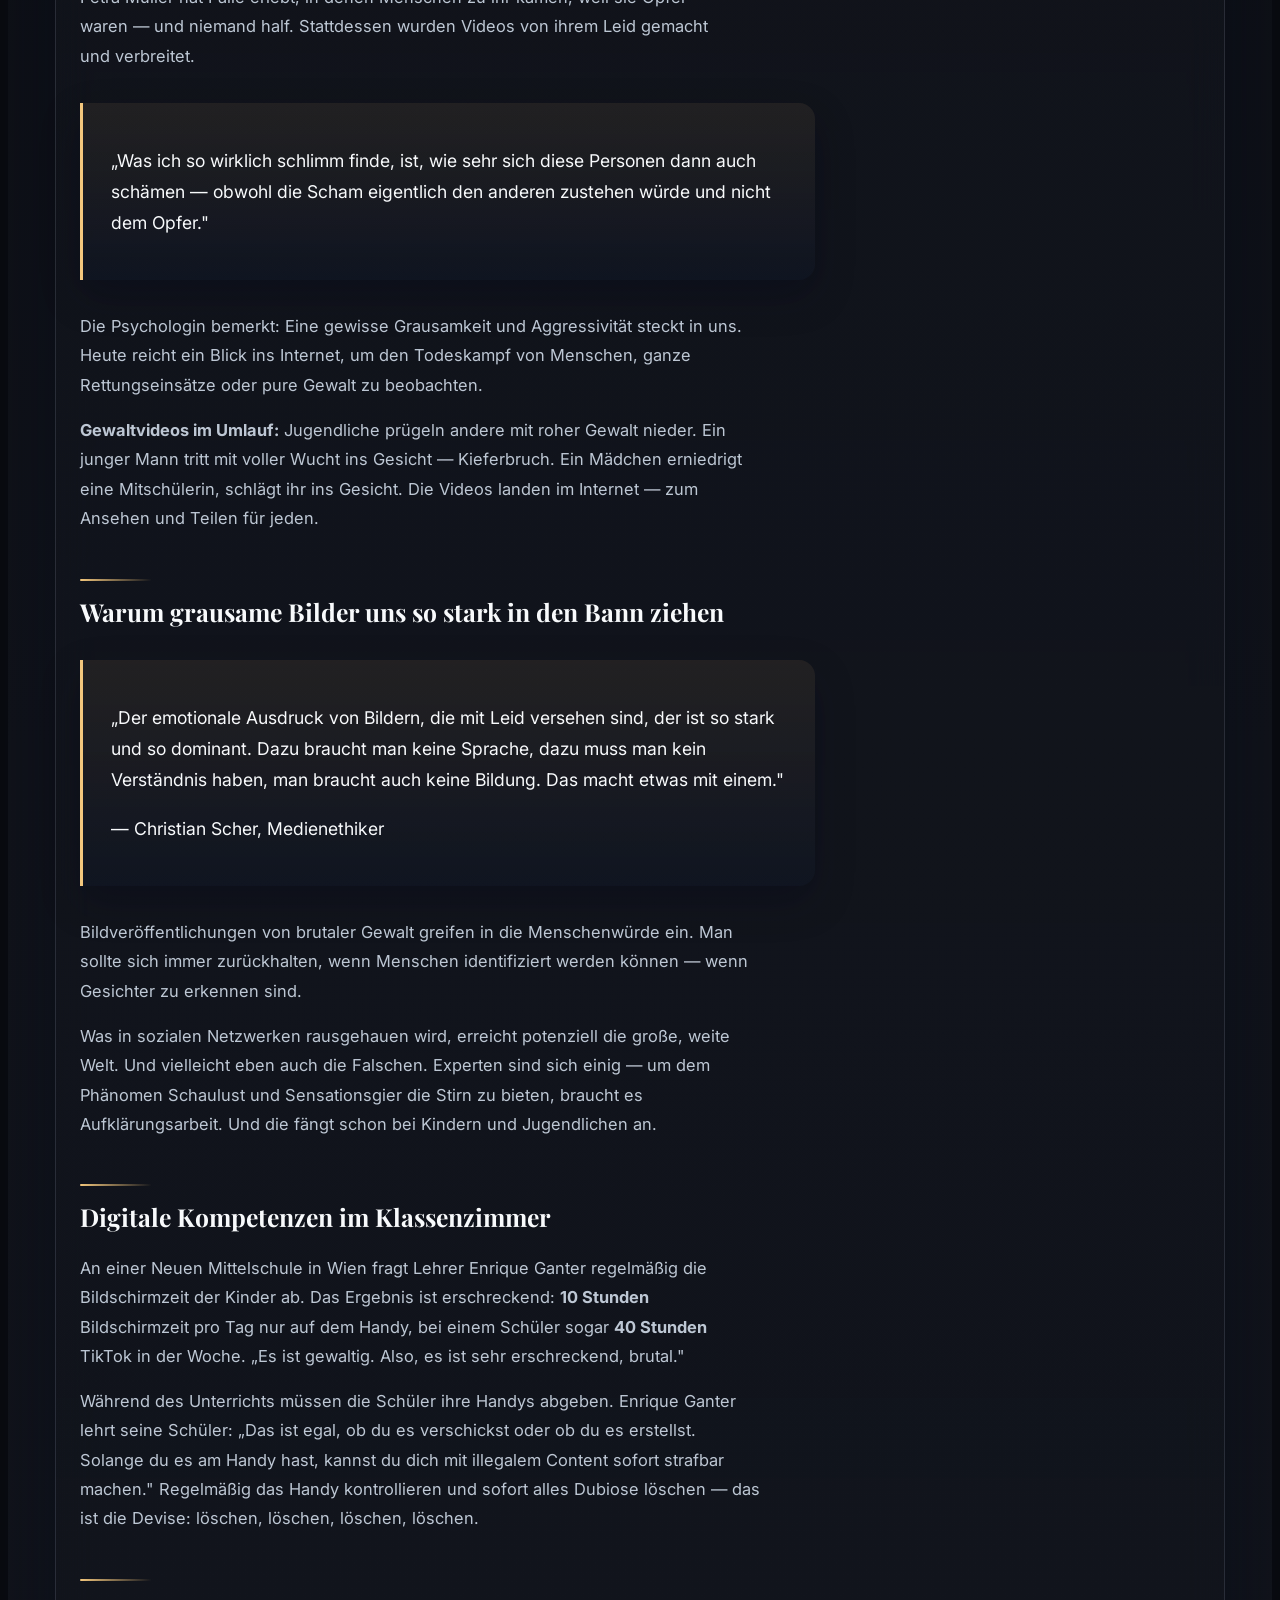
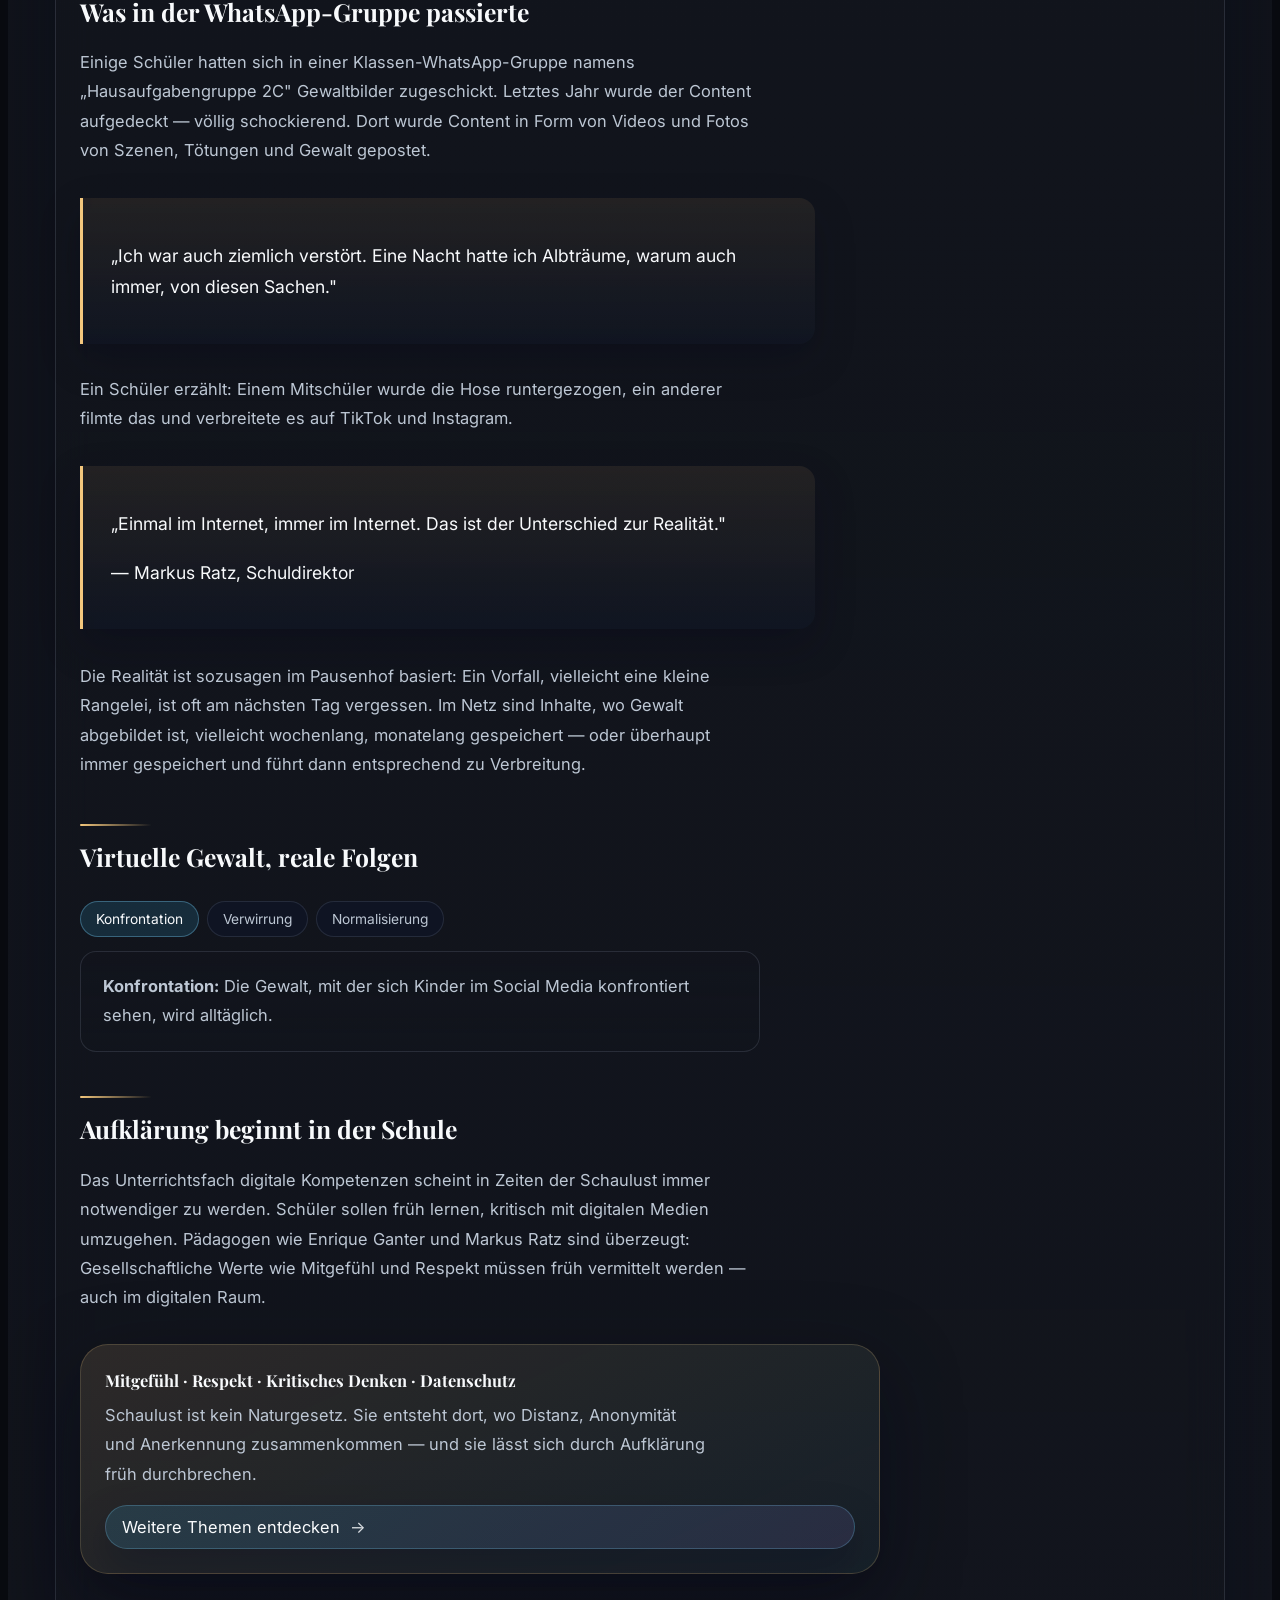
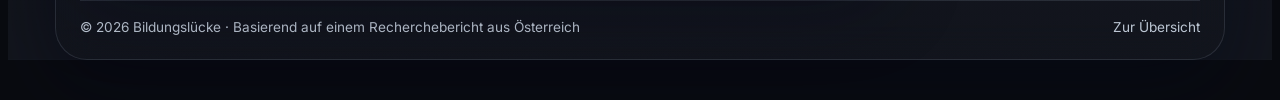
<file: site4/index.html>
<!doctype html>
<html lang="de">
  <head>
    <meta charset="UTF-8" />
    <meta name="viewport" content="width=device-width, initial-scale=1.0" />
    <link rel="preconnect" href="https://fonts.googleapis.com" />
    <link rel="preconnect" href="https://fonts.gstatic.com" crossorigin />
    <link href="https://fonts.googleapis.com/css2?family=Playfair+Display:ital,wght@0,400..900;1,400..900&family=Inter:wght@300;400;500;600;700&family=JetBrains+Mono:wght@400;500&display=swap" rel="stylesheet" />
    <title>Schaulust im Netz — Wenn Leid zum Klick wird</title>
    <meta name="description" content="Eine dokumentarisch angelegte Recherche über Schaulust, Wahrnehmung und psychologische Mechanismen im digitalen Raum." />

    <!-- Open Graph / Facebook -->
    <meta property="og:type" content="website" />
    <meta property="og:url" content="https://blog.bildungsluecke.xyz/site4/" />
    <meta property="og:title" content="Schaulust im Netz – Wenn Leid zum Klick wird" />
    <meta property="og:description" content="Eine dokumentarisch angelegte Recherche über Schaulust, Wahrnehmung und psychologische Mechanismen im digitalen Raum." />
    <meta property="og:image" content="https://blog.bildungsluecke.xyz/og-image.jpg" />
    <meta property="og:site_name" content="Bildungslücke" />
    <meta property="og:locale" content="de_DE" />
    
    <!-- Twitter Card -->
    <meta name="twitter:card" content="summary_large_image" />
    <meta name="twitter:title" content="Schaulust im Netz – Wenn Leid zum Klick wird" />
    <meta name="twitter:description" content="Eine dokumentarisch angelegte Recherche über Schaulust, Wahrnehmung und psychologische Mechanismen im digitalen Raum." />
    <meta name="twitter:image" content="https://blog.bildungsluecke.xyz/og-image.jpg" />
    <meta name="twitter:site" content="@Bildungsluecke" />
    
    <!-- Canonical URL -->
    <link rel="canonical" href="https://blog.bildungsluecke.xyz/site4/" />
    
    <!-- Additional SEO -->
    <meta name="robots" content="index, follow" />
    <meta name="author" content="Bildungslücke" />

    <link rel="stylesheet" href="../shared-theme.css?v=stable-20260628-9" />
    <script defer src="../shared-theme.js?v=stable-20260628-9"></script>
  </head>
  <body class="lusi-unified-blog bg-[#060608] antialiased">
    <div class="lusi-theme-shell">
      <header class="lusi-theme-topbar">
        <div class="lusi-theme-topbar-main">
          <a class="lusi-theme-brand" href="/">
            <span class="lusi-theme-brand-badge">BL</span>
            <span class="lusi-theme-brand-copy">
              <strong>Bildungslücke</strong>
              <span>Lernen, denken, verstehen</span>
            </span>
          </a>
          <span class="lusi-theme-kicker">Recherchebericht</span>
        </div>
        <nav class="lusi-theme-nav">
          <a class="lusi-theme-nav-link" href="/">Start</a>
          <a class="lusi-theme-nav-link" href="/site1/">Fake News</a>
          <a class="lusi-theme-nav-link" href="/site2/">Denkklarheit</a>
          <a class="lusi-theme-nav-link" href="/site3/">Betrugswarnung</a>
          <a class="lusi-theme-nav-link is-active" href="/site4/">Schaulust im Netz</a>
          <a class="lusi-theme-nav-link" href="/site5/">Voice-Cloning</a>
          <a class="lusi-theme-nav-link" href="/site6/">Hybride Einflussnahme</a>
          <a class="lusi-theme-nav-link" href="/site7/">KI-Bots</a>
          <a class="lusi-theme-nav-link" href="/site8/">Demokratie &amp; KI</a>
        </nav>
      </header>

      <main class="lusi-content-root">
        <div class="lusi-article-meta">
          <div>
            <span class="lusi-theme-eyebrow">Psychologie · Medienwirkung</span>
            <h1>Wenn Leid zum Klick wird</h1>
            <div class="lusi-share">
              <button type="button" class="lusi-share-btn" data-share>Teilen</button>
            </div>
          </div>
          <a class="lusi-article-backlink" href="/">← Übersicht</a>
        </div>
        <div class="lusi-article-meta-note">
          <span>Lesezeit ca. 10 Min.</span>
          <span>Psychologie</span>
          <span>Medienwirkung</span>
          <span>Digitaler Alltag</span>
        </div>

        <article class="lusi-reading-frame lusi-longform-copy">
          <p>Statt zu helfen, wird gefilmt. Wer in Not gerät, erlebt heute oft zweierlei Leid: das eigene – und den Blick fremder Kameras. Warum ziehen Menschen das Handy, wo Mitgefühl nötig wäre? Und was macht das mit denen, die zusehen, und mit denen, die gefilmt werden?</p>

          <h2 class="lusi-section-heading">Warum tragische Vorfälle uns so faszinieren</h2>
          <p>Psychologin Petra Müller aus Klagenfurt am Wörthersee erklärt das Phänomen: Menschen, die zu tragischen Ereignissen kommen, zücken ihr Handy und verbreiten das Leid im Internet.</p>
          <div class="lusi-pullquote">
            <p>„Ich distanziere mich nicht von diesem Leiden. Ich bin emotional nicht daran beteiligt — und nur das macht's möglich, dass ich dann einfach ein Handy zücken und fotografieren kann."</p>
          </div>
          <p>Die Sucht nach Anerkennung treibt viele Schaulustige an, Schockbilder zu verbreiten. Das Leid anderer ist offenbar sehenswert — und bringt Klicks.</p>
          <p><strong>Der Zuschauereffekt – „Mich betrifft es ja nicht":</strong></p>
          <ul>
            <li><strong>Lustangst:</strong> Menschen ergötzen sich daran, wenn jemand gefoltert wird oder stirbt. Bilder, die um die Welt gehen.</li>
            <li><strong>Aufwertung:</strong> „Jetzt bin ich etwas Besonderes. Ich habe das gesehen."</li>
          </ul>

          <h2 class="lusi-section-heading">Schaulust im Wandel</h2>
          <div class="lusi-stat-row" aria-label="Schaulust in Zahlen">
            <div class="lusi-stat">
              <span class="lusi-stat-value" data-count-to="40" data-count-prefix="+" data-count-suffix=" %">+40 %</span>
              <span class="lusi-stat-label">mehr Schaulust in den vergangenen Jahren</span>
            </div>
            <div class="lusi-stat">
              <span class="lusi-stat-value" data-count-to="50" data-count-prefix="über " data-count-suffix=" %">über 50 %</span>
              <span class="lusi-stat-label">der österreichischen Internetnutzer gaffen vermehrt bei Unfällen</span>
            </div>
            <div class="lusi-stat">
              <span class="lusi-stat-value" data-count-to="10" data-count-suffix=" Std.">10 Std.</span>
              <span class="lusi-stat-label">Bildschirmzeit pro Tag nur am Handy – bei 12-Jährigen</span>
            </div>
          </div>

          <h2 class="lusi-section-heading">Wenn statt Hilfe Fotos gemacht werden</h2>
          <p>Petra Müller hat Fälle erlebt, in denen Menschen zu ihr kamen, weil sie Opfer waren — und niemand half. Stattdessen wurden Videos von ihrem Leid gemacht und verbreitet.</p>
          <div class="lusi-pullquote">
            <p>„Was ich so wirklich schlimm finde, ist, wie sehr sich diese Personen dann auch schämen — obwohl die Scham eigentlich den anderen zustehen würde und nicht dem Opfer."</p>
          </div>
          <p>Die Psychologin bemerkt: Eine gewisse Grausamkeit und Aggressivität steckt in uns. Heute reicht ein Blick ins Internet, um den Todeskampf von Menschen, ganze Rettungseinsätze oder pure Gewalt zu beobachten.</p>
          <p><strong>Gewaltvideos im Umlauf:</strong> Jugendliche prügeln andere mit roher Gewalt nieder. Ein junger Mann tritt mit voller Wucht ins Gesicht — Kieferbruch. Ein Mädchen erniedrigt eine Mitschülerin, schlägt ihr ins Gesicht. Die Videos landen im Internet — zum Ansehen und Teilen für jeden.</p>

          <h2 class="lusi-section-heading">Warum grausame Bilder uns so stark in den Bann ziehen</h2>
          <div class="lusi-pullquote">
            <p>„Der emotionale Ausdruck von Bildern, die mit Leid versehen sind, der ist so stark und so dominant. Dazu braucht man keine Sprache, dazu muss man kein Verständnis haben, man braucht auch keine Bildung. Das macht etwas mit einem."</p>
            <p>— Christian Scher, Medienethiker</p>
          </div>
          <p>Bildveröffentlichungen von brutaler Gewalt greifen in die Menschenwürde ein. Man sollte sich immer zurückhalten, wenn Menschen identifiziert werden können — wenn Gesichter zu erkennen sind.</p>
          <p>Was in sozialen Netzwerken rausgehauen wird, erreicht potenziell die große, weite Welt. Und vielleicht eben auch die Falschen. Experten sind sich einig — um dem Phänomen Schaulust und Sensationsgier die Stirn zu bieten, braucht es Aufklärungsarbeit. Und die fängt schon bei Kindern und Jugendlichen an.</p>

          <h2 class="lusi-section-heading">Digitale Kompetenzen im Klassenzimmer</h2>
          <p>An einer Neuen Mittelschule in Wien fragt Lehrer Enrique Ganter regelmäßig die Bildschirmzeit der Kinder ab. Das Ergebnis ist erschreckend: <strong>10 Stunden</strong> Bildschirmzeit pro Tag nur auf dem Handy, bei einem Schüler sogar <strong>40 Stunden</strong> TikTok in der Woche. „Es ist gewaltig. Also, es ist sehr erschreckend, brutal."</p>
          <p>Während des Unterrichts müssen die Schüler ihre Handys abgeben. Enrique Ganter lehrt seine Schüler: „Das ist egal, ob du es verschickst oder ob du es erstellst. Solange du es am Handy hast, kannst du dich mit illegalem Content sofort strafbar machen." Regelmäßig das Handy kontrollieren und sofort alles Dubiose löschen — das ist die Devise: löschen, löschen, löschen, löschen.</p>

          <h2 class="lusi-section-heading">Was in der WhatsApp-Gruppe passierte</h2>
          <p>Einige Schüler hatten sich in einer Klassen-WhatsApp-Gruppe namens „Hausaufgabengruppe 2C" Gewaltbilder zugeschickt. Letztes Jahr wurde der Content aufgedeckt — völlig schockierend. Dort wurde Content in Form von Videos und Fotos von Szenen, Tötungen und Gewalt gepostet.</p>
          <div class="lusi-pullquote">
            <p>„Ich war auch ziemlich verstört. Eine Nacht hatte ich Albträume, warum auch immer, von diesen Sachen."</p>
          </div>
          <p>Ein Schüler erzählt: Einem Mitschüler wurde die Hose runtergezogen, ein anderer filmte das und verbreitete es auf TikTok und Instagram.</p>

          <div class="lusi-pullquote">
            <p>„Einmal im Internet, immer im Internet. Das ist der Unterschied zur Realität."</p>
            <p>— Markus Ratz, Schuldirektor</p>
          </div>
          <p>Die Realität ist sozusagen im Pausenhof basiert: Ein Vorfall, vielleicht eine kleine Rangelei, ist oft am nächsten Tag vergessen. Im Netz sind Inhalte, wo Gewalt abgebildet ist, vielleicht wochenlang, monatelang gespeichert — oder überhaupt immer gespeichert und führt dann entsprechend zu Verbreitung.</p>

          <h2 class="lusi-section-heading">Virtuelle Gewalt, reale Folgen</h2>
          <div class="lusi-tabs" data-tabs aria-label="Folgen virtueller Gewalt">
            <div class="lusi-tab-list" role="tablist" aria-label="Folgen">
              <button class="lusi-tab-btn" data-tab="0">Konfrontation</button>
              <button class="lusi-tab-btn" data-tab="1">Verwirrung</button>
              <button class="lusi-tab-btn" data-tab="2">Normalisierung</button>
            </div>
            <div class="lusi-tab-panels">
              <div class="lusi-tab-panel" role="tabpanel" data-panel="0"><p><strong>Konfrontation:</strong> Die Gewalt, mit der sich Kinder im Social Media konfrontiert sehen, wird alltäglich.</p></div>
              <div class="lusi-tab-panel" role="tabpanel" data-panel="1"><p><strong>Verwirrung:</strong> Kinder können irgendwann nicht mehr unterscheiden zwischen ihrer analogen und virtuellen Lebenswelt.</p></div>
              <div class="lusi-tab-panel" role="tabpanel" data-panel="2"><p><strong>Normalisierung:</strong> Als Erwachsene kann man vielleicht noch leichter die Grenze ziehen. Kinder übernehmen das Gesehene in die Realität.</p></div>
            </div>
          </div>

          <h2 class="lusi-section-heading">Aufklärung beginnt in der Schule</h2>
          <p>Das Unterrichtsfach digitale Kompetenzen scheint in Zeiten der Schaulust immer notwendiger zu werden. Schüler sollen früh lernen, kritisch mit digitalen Medien umzugehen. Pädagogen wie Enrique Ganter und Markus Ratz sind überzeugt: Gesellschaftliche Werte wie Mitgefühl und Respekt müssen früh vermittelt werden — auch im digitalen Raum.</p>

          <div class="lusi-home-hero-panel" style="margin-top: 2rem;">
            <strong>Mitgefühl · Respekt · Kritisches Denken · Datenschutz</strong>
            <p>Schaulust ist kein Naturgesetz. Sie entsteht dort, wo Distanz, Anonymität und Anerkennung zusammenkommen — und sie lässt sich durch Aufklärung früh durchbrechen.</p>
            <a class="lusi-cta-link" href="/">Weitere Themen entdecken</a>
          </div>
        </article>
      </main>

      <footer class="lusi-theme-footer">
        <span>© 2026 Bildungslücke · Basierend auf einem Recherchebericht aus Österreich</span>
        <a href="/">Zur Übersicht</a>
      </footer>
    </div>
  </body>
</html>
</file>
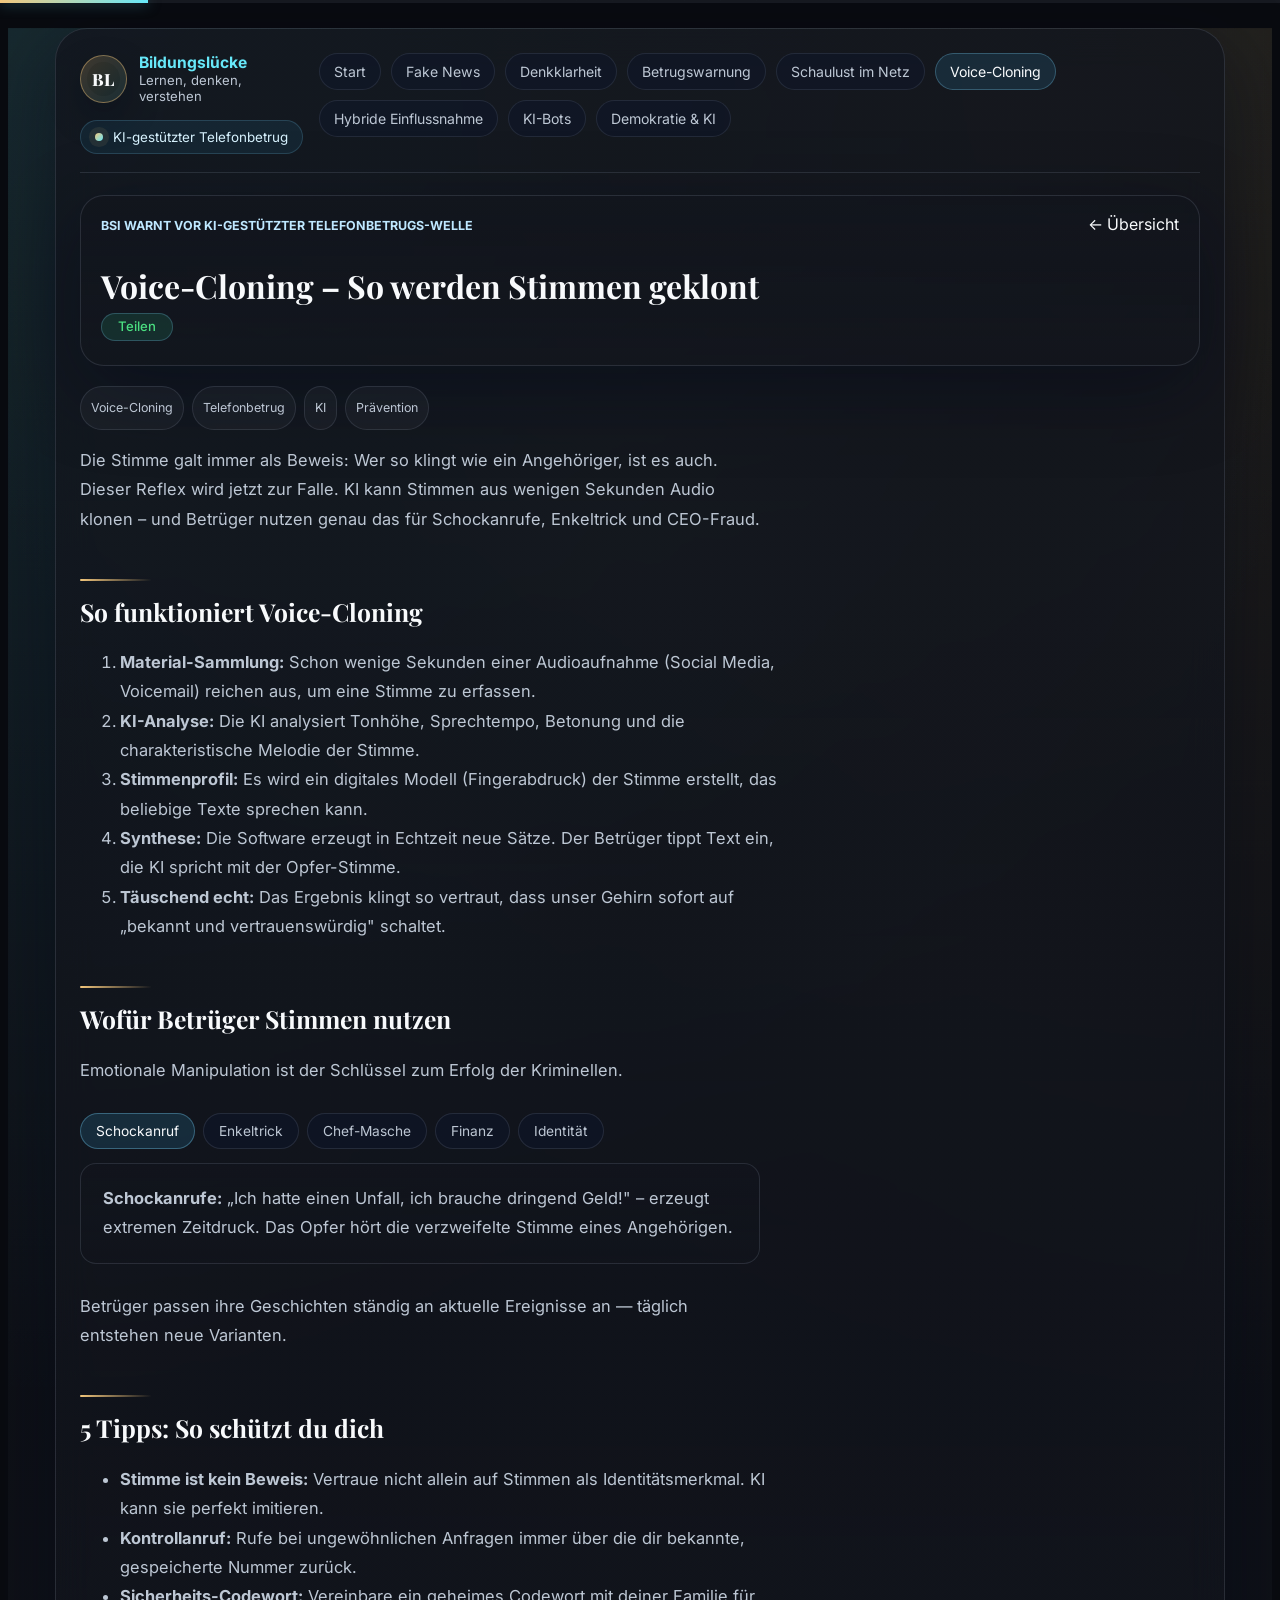
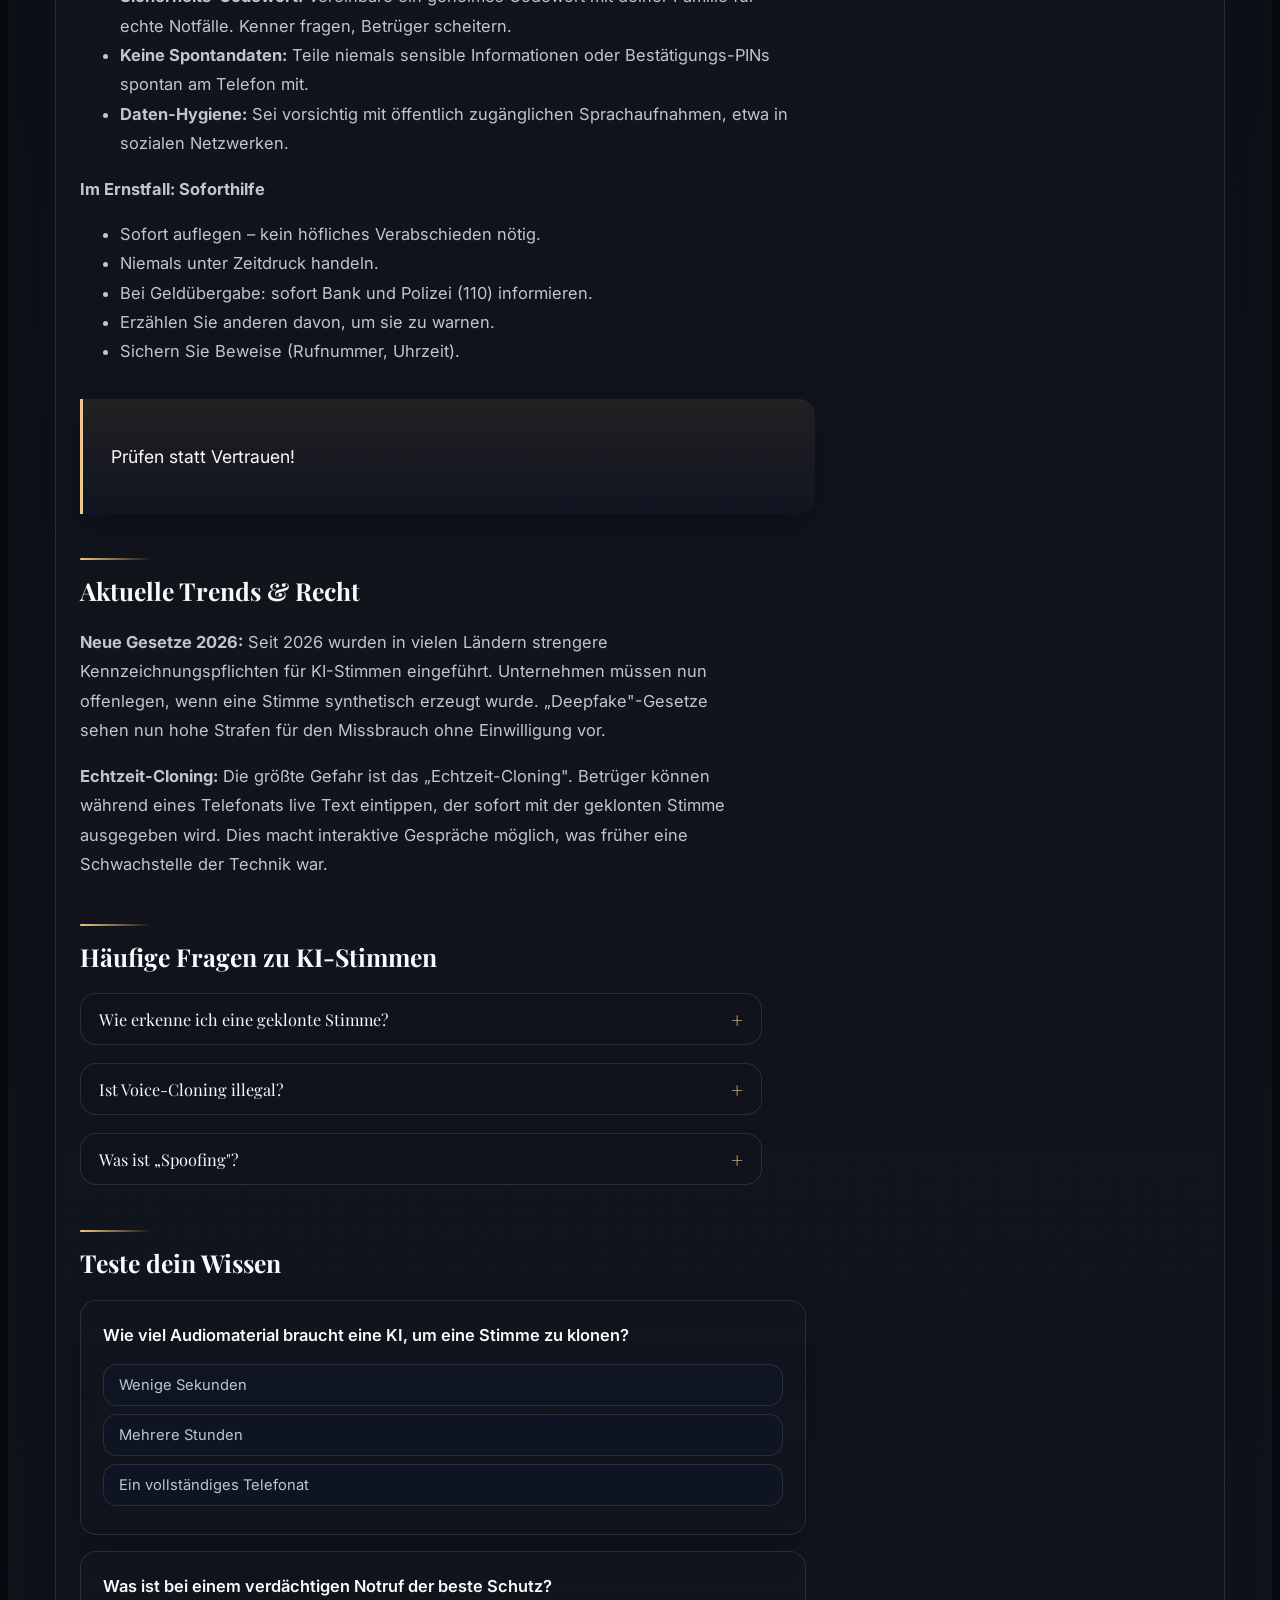
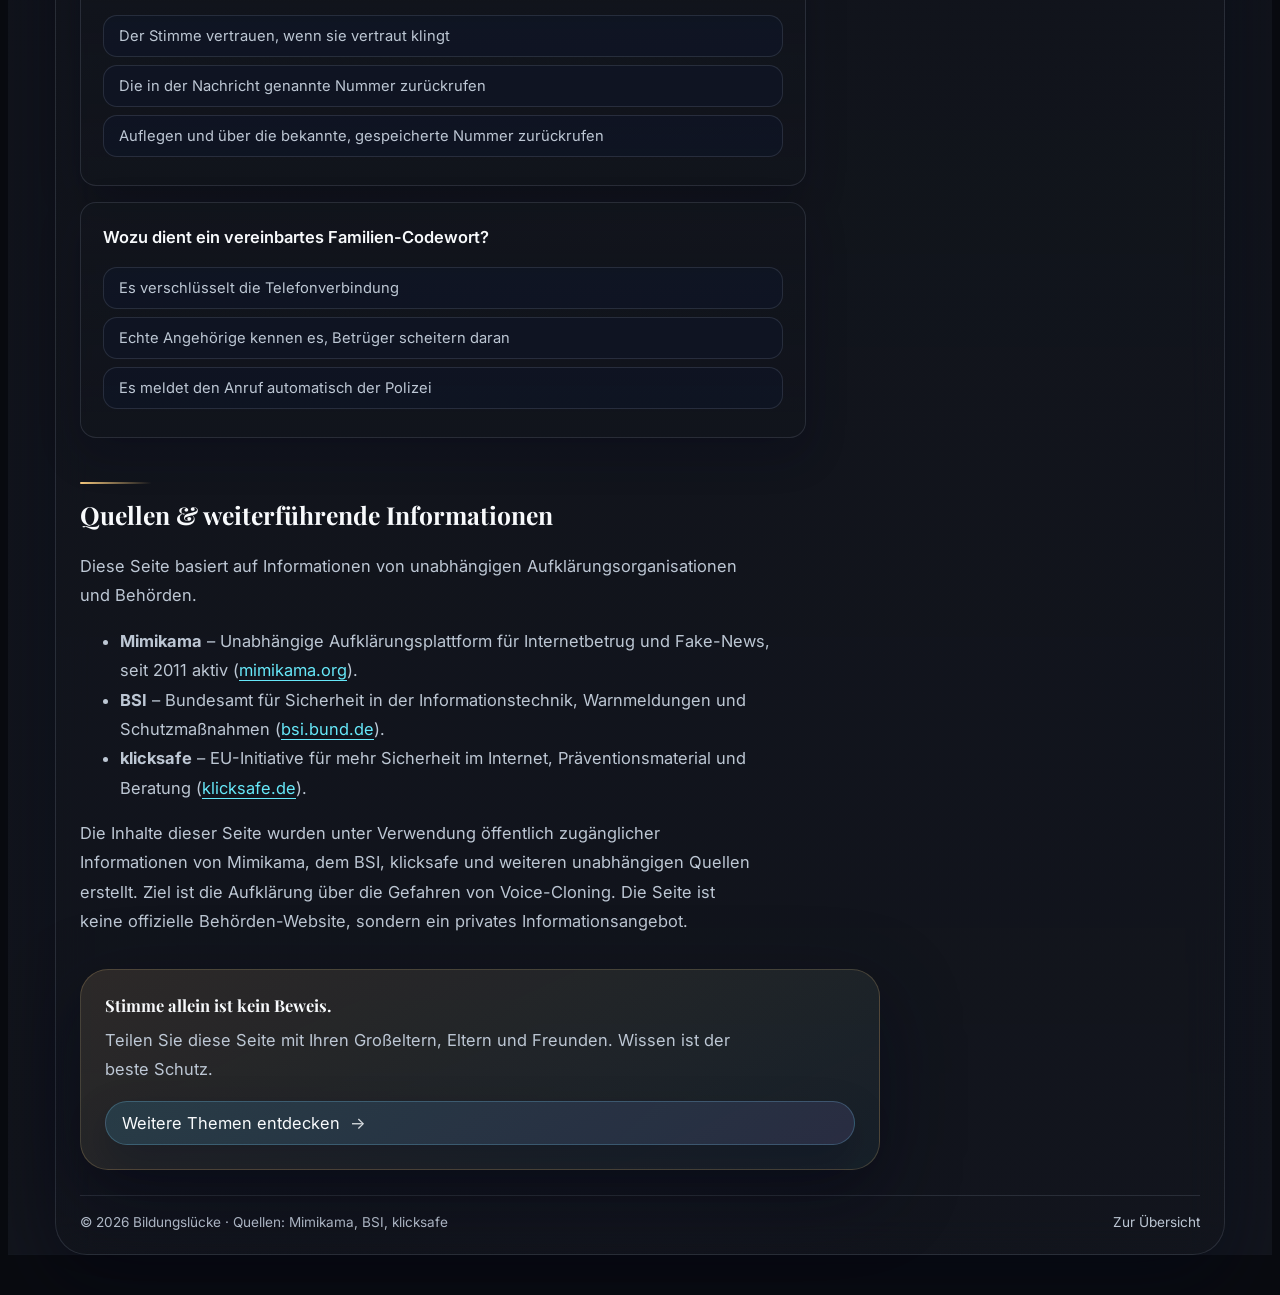
<file: site5/index.html>
<!doctype html>
<html lang="de">
  <head>
    <meta charset="UTF-8" />
    <meta name="viewport" content="width=device-width, initial-scale=1.0" />
    <link rel="preconnect" href="https://fonts.googleapis.com" />
    <link rel="preconnect" href="https://fonts.gstatic.com" crossorigin />
    <link href="https://fonts.googleapis.com/css2?family=Playfair+Display:ital,wght@0,400..900;1,400..900&family=Inter:wght@300;400;500;600;700&family=JetBrains+Mono:wght@400;500&display=swap" rel="stylesheet" />
    <title>Voice-Cloning Aufklärung | Sicherheit im Netz</title>
    <meta name="description" content="Wie Voice-Cloning funktioniert, welche Betrugsmaschen damit genutzt werden und wie man sich im Alltag wirksam schützt." />

    <!-- Open Graph / Facebook -->
    <meta property="og:type" content="website" />
    <meta property="og:url" content="https://blog.bildungsluecke.xyz/site5/" />
    <meta property="og:title" content="Voice-Cloning Aufklärung | Sicherheit im Netz" />
    <meta property="og:description" content="Wie Voice-Cloning funktioniert, welche Betrugsmaschen damit genutzt werden und wie man sich im Alltag wirksam schützt." />
    <meta property="og:image" content="https://blog.bildungsluecke.xyz/og-image.jpg" />
    <meta property="og:site_name" content="Bildungslücke" />
    <meta property="og:locale" content="de_DE" />
    
    <!-- Twitter Card -->
    <meta name="twitter:card" content="summary_large_image" />
    <meta name="twitter:title" content="Voice-Cloning Aufklärung | Sicherheit im Netz" />
    <meta name="twitter:description" content="Wie Voice-Cloning funktioniert, welche Betrugsmaschen damit genutzt werden und wie man sich im Alltag wirksam schützt." />
    <meta name="twitter:image" content="https://blog.bildungsluecke.xyz/og-image.jpg" />
    <meta name="twitter:site" content="@Bildungsluecke" />
    
    <!-- Canonical URL -->
    <link rel="canonical" href="https://blog.bildungsluecke.xyz/site5/" />
    
    <!-- Additional SEO -->
    <meta name="robots" content="index, follow" />
    <meta name="author" content="Bildungslücke" />

    <link rel="stylesheet" href="../shared-theme.css?v=stable-20260628-9" />
    <script defer src="../shared-theme.js?v=stable-20260628-9"></script>
  </head>
  <body class="lusi-unified-blog bg-[#060608] antialiased">
    <div class="lusi-theme-shell">
      <header class="lusi-theme-topbar">
        <div class="lusi-theme-topbar-main">
          <a class="lusi-theme-brand" href="/">
            <span class="lusi-theme-brand-badge">BL</span>
            <span class="lusi-theme-brand-copy">
              <strong>Bildungslücke</strong>
              <span>Lernen, denken, verstehen</span>
            </span>
          </a>
          <span class="lusi-theme-kicker">KI-gestützter Telefonbetrug</span>
        </div>
        <nav class="lusi-theme-nav">
          <a class="lusi-theme-nav-link" href="/">Start</a>
          <a class="lusi-theme-nav-link" href="/site1/">Fake News</a>
          <a class="lusi-theme-nav-link" href="/site2/">Denkklarheit</a>
          <a class="lusi-theme-nav-link" href="/site3/">Betrugswarnung</a>
          <a class="lusi-theme-nav-link" href="/site4/">Schaulust im Netz</a>
          <a class="lusi-theme-nav-link is-active" href="/site5/">Voice-Cloning</a>
          <a class="lusi-theme-nav-link" href="/site6/">Hybride Einflussnahme</a>
          <a class="lusi-theme-nav-link" href="/site7/">KI-Bots</a>
          <a class="lusi-theme-nav-link" href="/site8/">Demokratie &amp; KI</a>
        </nav>
      </header>

      <main class="lusi-content-root">
        <div class="lusi-article-meta">
          <div>
            <span class="lusi-theme-eyebrow">BSI warnt vor KI-gestützter Telefonbetrugs-Welle</span>
            <h1>Voice-Cloning – So werden Stimmen geklont</h1>
            <div class="lusi-share">
              <button type="button" class="lusi-share-btn" data-share>Teilen</button>
            </div>
          </div>
          <a class="lusi-article-backlink" href="/">← Übersicht</a>
        </div>
        <div class="lusi-article-meta-note">
          <span>Voice-Cloning</span>
          <span>Telefonbetrug</span>
          <span>KI</span>
          <span>Prävention</span>
        </div>

        <article class="lusi-reading-frame lusi-longform-copy">
          <p>Die Stimme galt immer als Beweis: Wer so klingt wie ein Angehöriger, ist es auch. Dieser Reflex wird jetzt zur Falle. KI kann Stimmen aus wenigen Sekunden Audio klonen – und Betrüger nutzen genau das für Schockanrufe, Enkeltrick und CEO-Fraud.</p>

          <h2 class="lusi-section-heading">So funktioniert Voice-Cloning</h2>
          <ol>
            <li><strong>Material-Sammlung:</strong> Schon wenige Sekunden einer Audioaufnahme (Social Media, Voicemail) reichen aus, um eine Stimme zu erfassen.</li>
            <li><strong>KI-Analyse:</strong> Die KI analysiert Tonhöhe, Sprechtempo, Betonung und die charakteristische Melodie der Stimme.</li>
            <li><strong>Stimmenprofil:</strong> Es wird ein digitales Modell (Fingerabdruck) der Stimme erstellt, das beliebige Texte sprechen kann.</li>
            <li><strong>Synthese:</strong> Die Software erzeugt in Echtzeit neue Sätze. Der Betrüger tippt Text ein, die KI spricht mit der Opfer-Stimme.</li>
            <li><strong>Täuschend echt:</strong> Das Ergebnis klingt so vertraut, dass unser Gehirn sofort auf „bekannt und vertrauenswürdig" schaltet.</li>
          </ol>

          <h2 class="lusi-section-heading">Wofür Betrüger Stimmen nutzen</h2>
          <p>Emotionale Manipulation ist der Schlüssel zum Erfolg der Kriminellen.</p>
          <div class="lusi-tabs" data-tabs aria-label="Fünf Betrugsmaschen mit geklonten Stimmen">
            <div class="lusi-tab-list" role="tablist" aria-label="Betrugsmaschen">
              <button class="lusi-tab-btn" data-tab="0">Schockanruf</button>
              <button class="lusi-tab-btn" data-tab="1">Enkeltrick</button>
              <button class="lusi-tab-btn" data-tab="2">Chef-Masche</button>
              <button class="lusi-tab-btn" data-tab="3">Finanz</button>
              <button class="lusi-tab-btn" data-tab="4">Identität</button>
            </div>
            <div class="lusi-tab-panels">
              <div class="lusi-tab-panel" role="tabpanel" data-panel="0"><p><strong>Schockanrufe:</strong> „Ich hatte einen Unfall, ich brauche dringend Geld!" – erzeugt extremen Zeitdruck. Das Opfer hört die verzweifelte Stimme eines Angehörigen.</p></div>
              <div class="lusi-tab-panel" role="tabpanel" data-panel="1"><p><strong>Enkeltrick 2.0:</strong> „Hallo Oma, erkennst du mich nicht? Ich bin's …" – die bekannte Stimme eliminiert erste Zweifel.</p></div>
              <div class="lusi-tab-panel" role="tabpanel" data-panel="2"><p><strong>Chef-Masche (CEO Fraud):</strong> „Hier ist der Geschäftsführer. Überweisen Sie sofort …" – Manipulation im beruflichen Umfeld, Ziel sind hohe Firmengelder oder sensible Daten.</p></div>
              <div class="lusi-tab-panel" role="tabpanel" data-panel="3"><p><strong>Finanz-Manipulation:</strong> „Bestätigen Sie kurz diese Transaktion am Telefon." – Zahlungsanweisungen werden telefonisch „verifiziert", oft kombiniert mit Phishing.</p></div>
              <div class="lusi-tab-panel" role="tabpanel" data-panel="4"><p><strong>Identitätsmissbrauch:</strong> „Ich habe mein Handy verloren, das ist meine neue Nummer." – Kombination aus Voice-Cloning und Social Engineering, um Zugang zu Accounts zu erhalten.</p></div>
            </div>
          </div>
          <p>Betrüger passen ihre Geschichten ständig an aktuelle Ereignisse an — täglich entstehen neue Varianten.</p>

          <h2 class="lusi-section-heading">5 Tipps: So schützt du dich</h2>
          <ul>
            <li><strong>Stimme ist kein Beweis:</strong> Vertraue nicht allein auf Stimmen als Identitätsmerkmal. KI kann sie perfekt imitieren.</li>
            <li><strong>Kontrollanruf:</strong> Rufe bei ungewöhnlichen Anfragen immer über die dir bekannte, gespeicherte Nummer zurück.</li>
            <li><strong>Sicherheits-Codewort:</strong> Vereinbare ein geheimes Codewort mit deiner Familie für echte Notfälle. Kenner fragen, Betrüger scheitern.</li>
            <li><strong>Keine Spontandaten:</strong> Teile niemals sensible Informationen oder Bestätigungs-PINs spontan am Telefon mit.</li>
            <li><strong>Daten-Hygiene:</strong> Sei vorsichtig mit öffentlich zugänglichen Sprachaufnahmen, etwa in sozialen Netzwerken.</li>
          </ul>
          <p><strong>Im Ernstfall: Soforthilfe</strong></p>
          <ul>
            <li>Sofort auflegen – kein höfliches Verabschieden nötig.</li>
            <li>Niemals unter Zeitdruck handeln.</li>
            <li>Bei Geldübergabe: sofort Bank und Polizei (110) informieren.</li>
            <li>Erzählen Sie anderen davon, um sie zu warnen.</li>
            <li>Sichern Sie Beweise (Rufnummer, Uhrzeit).</li>
          </ul>
          <div class="lusi-pullquote">
            <p>Prüfen statt Vertrauen!</p>
          </div>

          <h2 class="lusi-section-heading">Aktuelle Trends &amp; Recht</h2>
          <p><strong>Neue Gesetze 2026:</strong> Seit 2026 wurden in vielen Ländern strengere Kennzeichnungspflichten für KI-Stimmen eingeführt. Unternehmen müssen nun offenlegen, wenn eine Stimme synthetisch erzeugt wurde. „Deepfake"-Gesetze sehen nun hohe Strafen für den Missbrauch ohne Einwilligung vor.</p>
          <p><strong>Echtzeit-Cloning:</strong> Die größte Gefahr ist das „Echtzeit-Cloning". Betrüger können während eines Telefonats live Text eintippen, der sofort mit der geklonten Stimme ausgegeben wird. Dies macht interaktive Gespräche möglich, was früher eine Schwachstelle der Technik war.</p>

          <h2 class="lusi-section-heading">Häufige Fragen zu KI-Stimmen</h2>
          <details class="lusi-accordion">
            <summary>Wie erkenne ich eine geklonte Stimme?</summary>
            <div class="lusi-accordion-body"><p>Achten Sie auf unnatürliche Pausen, metallischen Klang oder monotone Betonung. Oft fehlen emotionale Nuancen oder die Stimme klingt „zu perfekt". Betrüger vermeiden oft lange Dialoge.</p></div>
          </details>
          <details class="lusi-accordion">
            <summary>Ist Voice-Cloning illegal?</summary>
            <div class="lusi-accordion-body"><p>Die Technologie an sich ist legal (z. B. für Dubbing oder Barrierefreiheit). Der Einsatz für Betrug, Identitätsdiebstahl oder ohne Einwilligung ist jedoch strafbar und wird verstärkt rechtlich verfolgt.</p></div>
          </details>
          <details class="lusi-accordion">
            <summary>Was ist „Spoofing"?</summary>
            <div class="lusi-accordion-body"><p>Beim Spoofing fälschen Betrüger die angezeigte Telefonnummer. Es sieht so aus, als würde die Polizei, die Bank oder ein Verwandter anrufen, obwohl der Anruf aus einem Callcenter im Ausland kommt.</p></div>
          </details>

          <section class="lusi-quiz" data-quiz aria-label="Selbsttest">
            <h2 class="lusi-section-heading">Teste dein Wissen</h2>
            <div class="lusi-quiz-item" data-answer="0">
              <p class="lusi-quiz-q">Wie viel Audiomaterial braucht eine KI, um eine Stimme zu klonen?</p>
              <button class="lusi-quiz-opt">Wenige Sekunden</button>
              <button class="lusi-quiz-opt">Mehrere Stunden</button>
              <button class="lusi-quiz-opt">Ein vollständiges Telefonat</button>
              <p class="lusi-quiz-feedback" hidden>Richtig: Schon wenige Sekunden – etwa aus einer Voicemail oder einem Social-Media-Clip – genügen.</p>
            </div>
            <div class="lusi-quiz-item" data-answer="2">
              <p class="lusi-quiz-q">Was ist bei einem verdächtigen Notruf der beste Schutz?</p>
              <button class="lusi-quiz-opt">Der Stimme vertrauen, wenn sie vertraut klingt</button>
              <button class="lusi-quiz-opt">Die in der Nachricht genannte Nummer zurückrufen</button>
              <button class="lusi-quiz-opt">Auflegen und über die bekannte, gespeicherte Nummer zurückrufen</button>
              <p class="lusi-quiz-feedback" hidden>Richtig: Ein Kontrollanruf über die selbst gespeicherte Nummer entlarvt die Täuschung.</p>
            </div>
            <div class="lusi-quiz-item" data-answer="1">
              <p class="lusi-quiz-q">Wozu dient ein vereinbartes Familien-Codewort?</p>
              <button class="lusi-quiz-opt">Es verschlüsselt die Telefonverbindung</button>
              <button class="lusi-quiz-opt">Echte Angehörige kennen es, Betrüger scheitern daran</button>
              <button class="lusi-quiz-opt">Es meldet den Anruf automatisch der Polizei</button>
              <p class="lusi-quiz-feedback" hidden>Richtig: Ein geheimes Codewort ist ein einfacher, wirksamer Echtheits-Check im Notfall.</p>
            </div>
          </section>

          <h2 class="lusi-section-heading">Quellen &amp; weiterführende Informationen</h2>
          <p>Diese Seite basiert auf Informationen von unabhängigen Aufklärungsorganisationen und Behörden.</p>
          <ul>
            <li><strong>Mimikama</strong> – Unabhängige Aufklärungsplattform für Internetbetrug und Fake-News, seit 2011 aktiv (<a href="https://www.mimikama.org">mimikama.org</a>).</li>
            <li><strong>BSI</strong> – Bundesamt für Sicherheit in der Informationstechnik, Warnmeldungen und Schutzmaßnahmen (<a href="https://www.bsi.bund.de">bsi.bund.de</a>).</li>
            <li><strong>klicksafe</strong> – EU-Initiative für mehr Sicherheit im Internet, Präventionsmaterial und Beratung (<a href="https://www.klicksafe.de">klicksafe.de</a>).</li>
          </ul>
          <p>Die Inhalte dieser Seite wurden unter Verwendung öffentlich zugänglicher Informationen von Mimikama, dem BSI, klicksafe und weiteren unabhängigen Quellen erstellt. Ziel ist die Aufklärung über die Gefahren von Voice-Cloning. Die Seite ist keine offizielle Behörden-Website, sondern ein privates Informationsangebot.</p>

          <div class="lusi-home-hero-panel" style="margin-top: 2rem;">
            <strong>Stimme allein ist kein Beweis.</strong>
            <p>Teilen Sie diese Seite mit Ihren Großeltern, Eltern und Freunden. Wissen ist der beste Schutz.</p>
            <a class="lusi-cta-link" href="/">Weitere Themen entdecken</a>
          </div>
        </article>
      </main>

      <footer class="lusi-theme-footer">
        <span>© 2026 Bildungslücke · Quellen: Mimikama, BSI, klicksafe</span>
        <a href="/">Zur Übersicht</a>
      </footer>
    </div>
  </body>
</html>
</file>
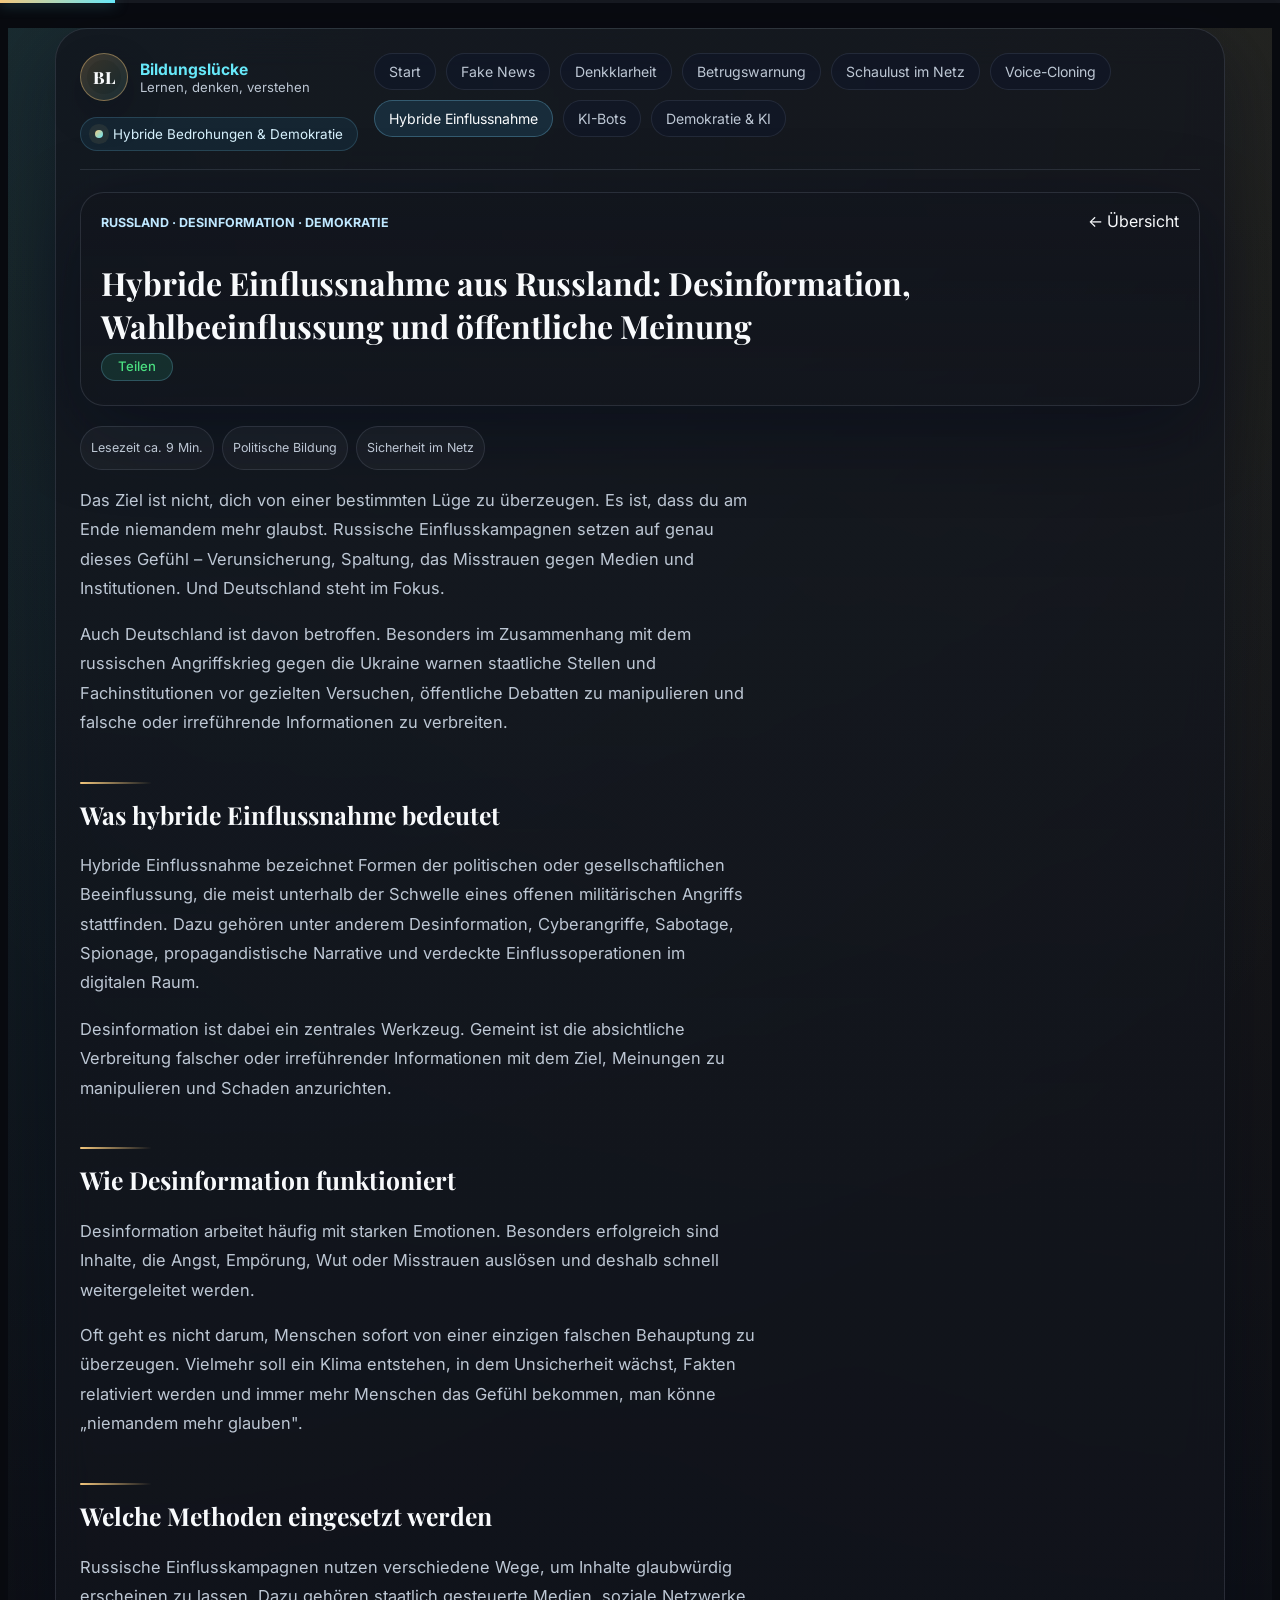
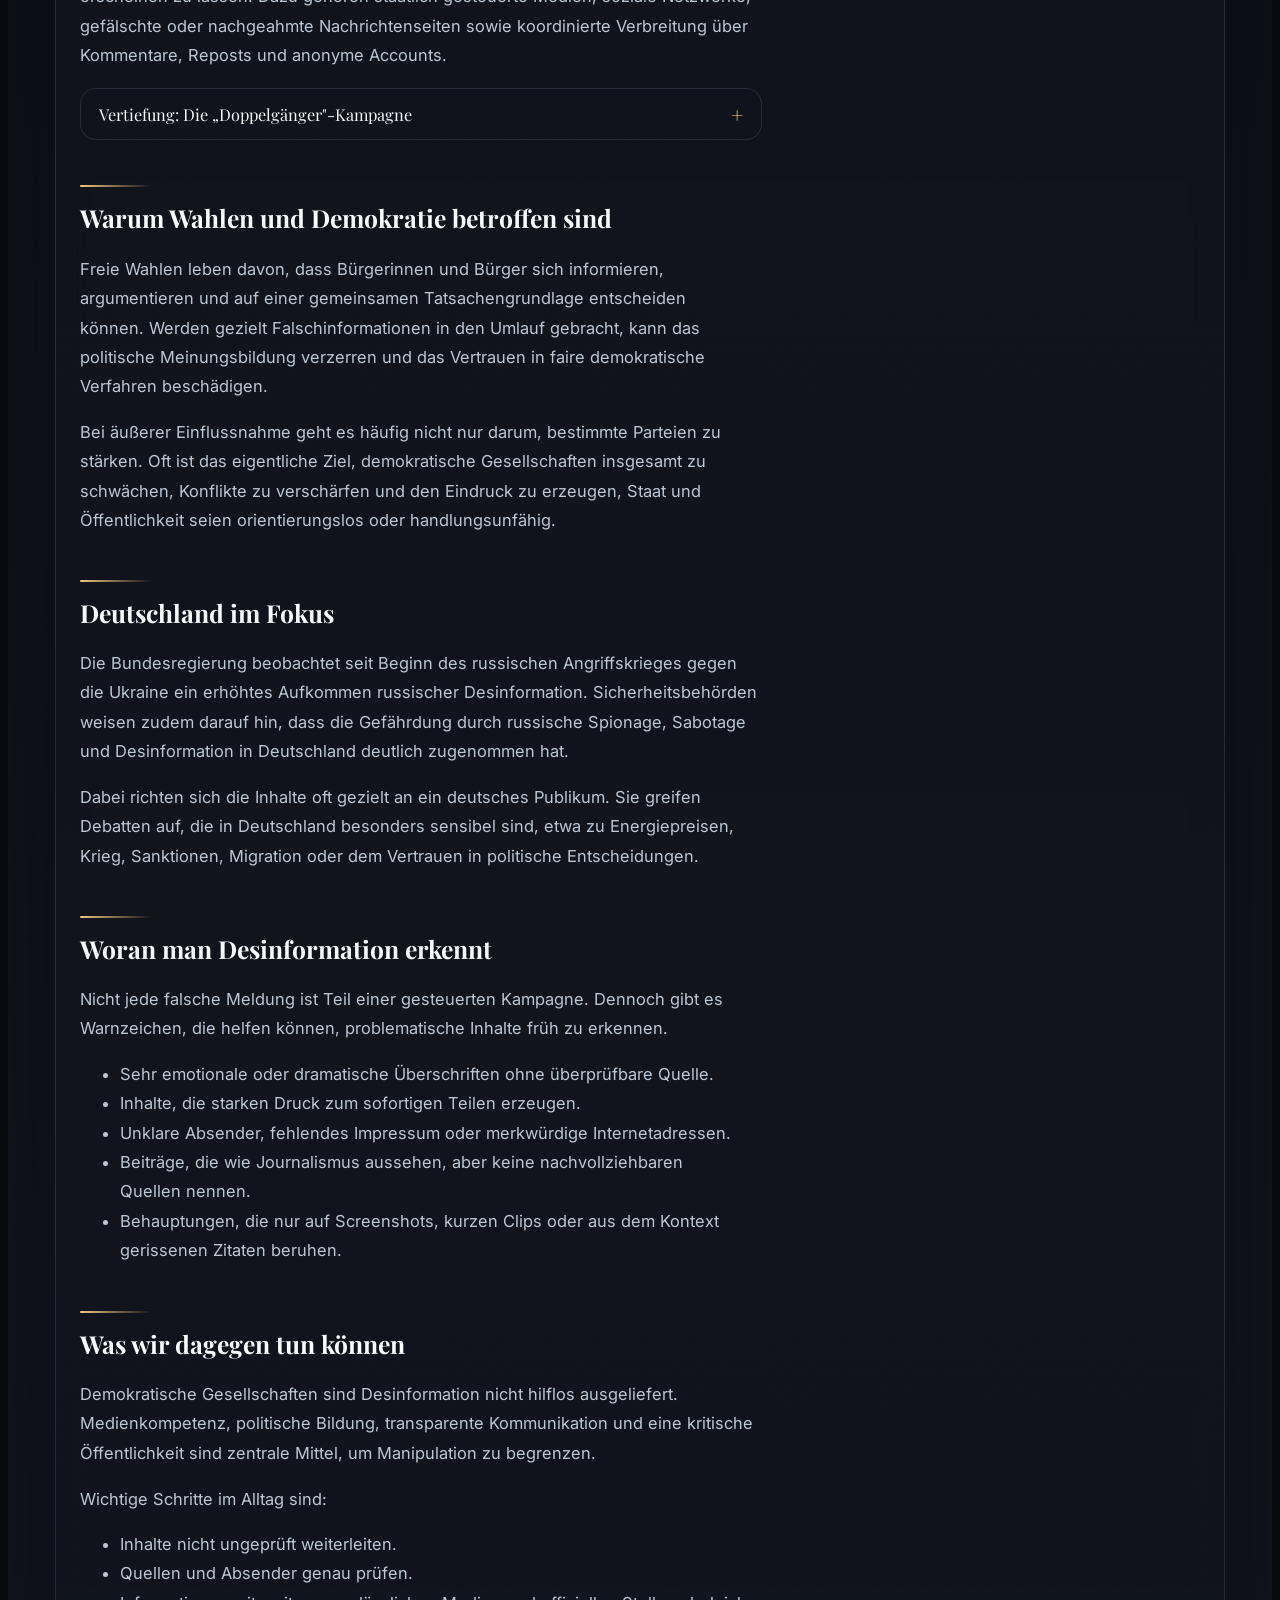
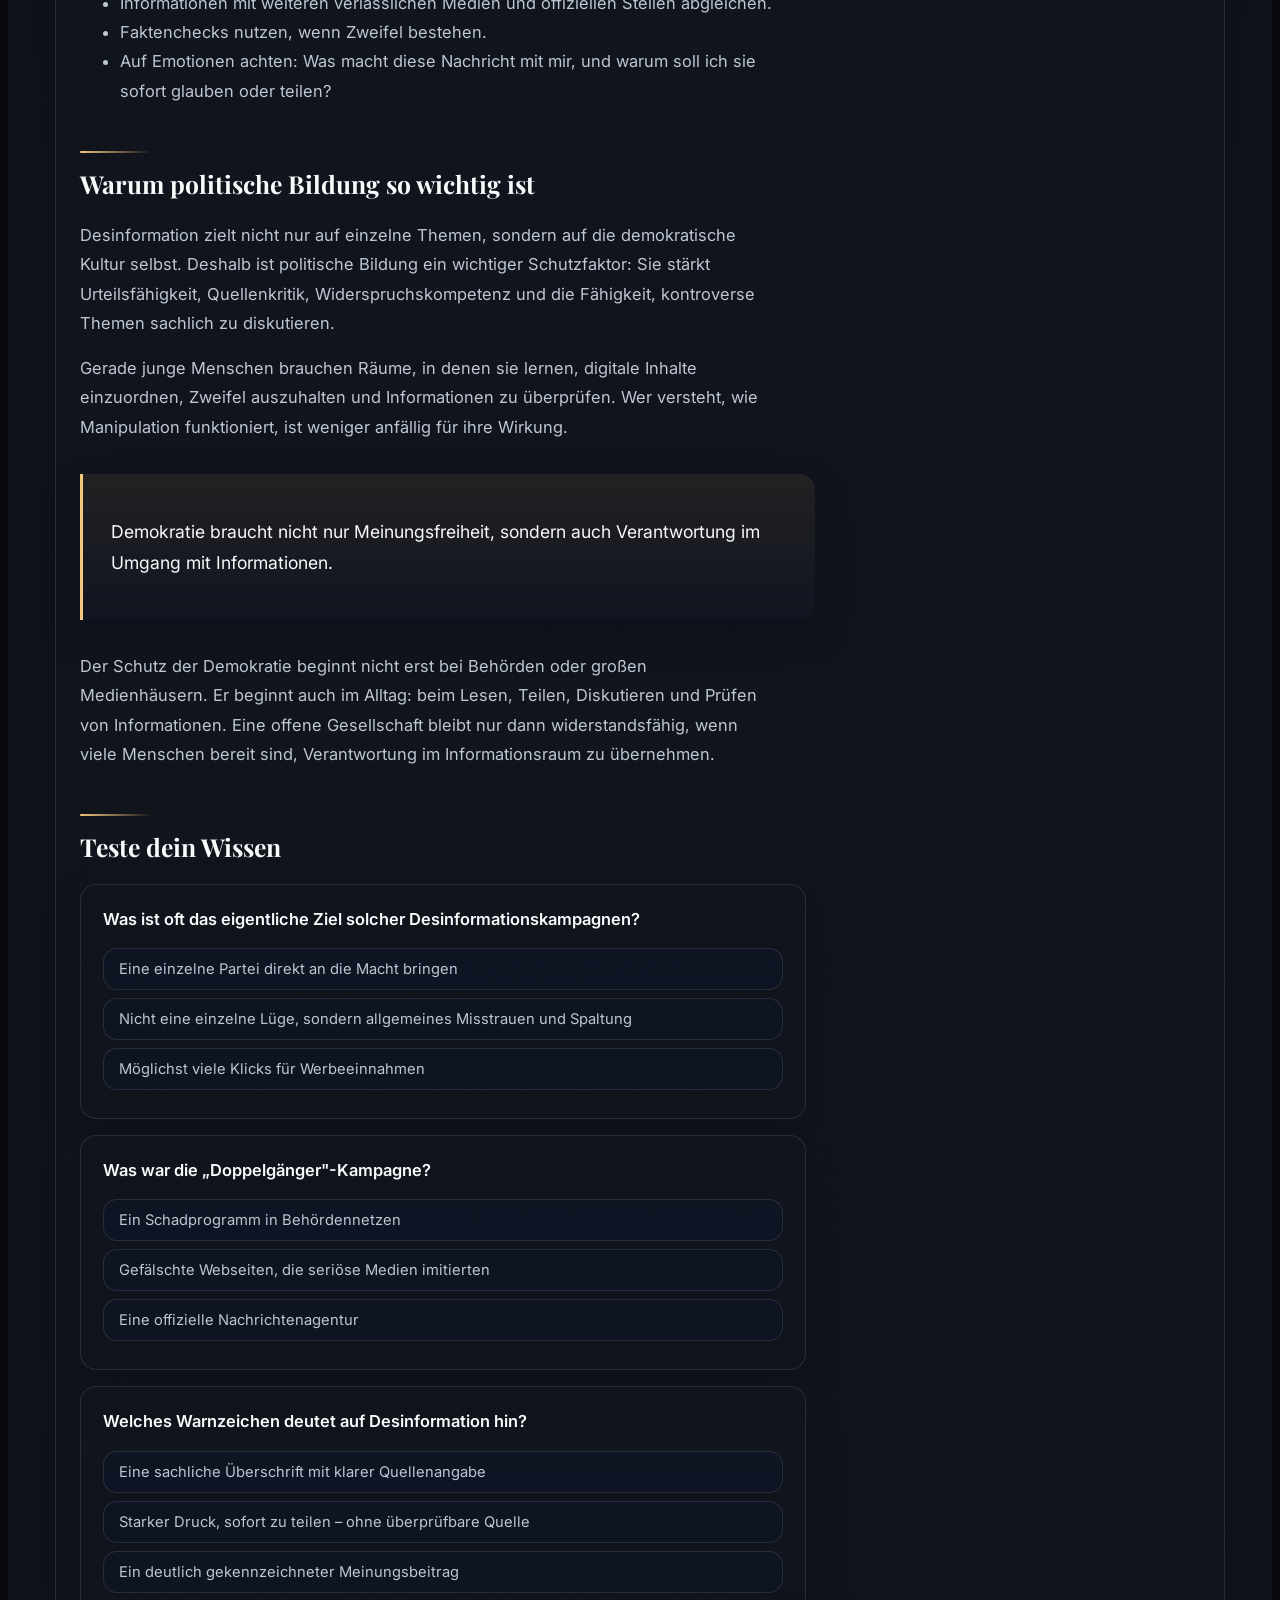
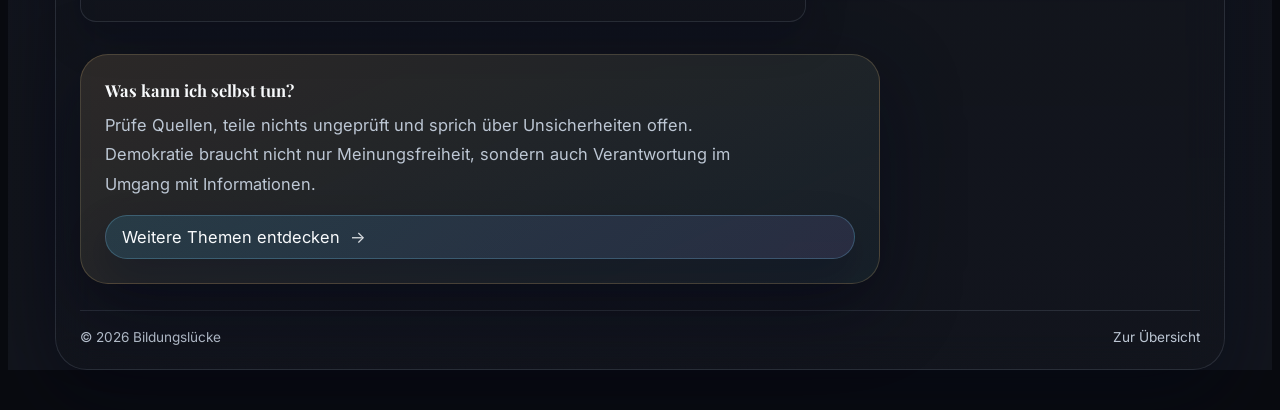
<file: site6/index.html>
<!doctype html>
<html lang="de">
  <head>
    <meta charset="UTF-8" />
    <meta name="viewport" content="width=device-width, initial-scale=1.0" />
    <link rel="preconnect" href="https://fonts.googleapis.com" />
    <link rel="preconnect" href="https://fonts.gstatic.com" crossorigin />
    <link href="https://fonts.googleapis.com/css2?family=Playfair+Display:ital,wght@0,400..900;1,400..900&family=Inter:wght@300;400;500;600;700&family=JetBrains+Mono:wght@400;500&display=swap" rel="stylesheet" />
    <title>Hybride Einflussnahme aus Russland: Desinformation, Wahlbeeinflussung und öffentliche Meinung</title>
    <meta name="description" content="Wie russische Desinformationskampagnen demokratische Debatten in Deutschland beeinflussen wollen – Methoden, Warnzeichen und was wir dagegen tun können." />

    <!-- Open Graph / Facebook -->
    <meta property="og:type" content="website" />
    <meta property="og:url" content="https://blog.bildungsluecke.xyz/site6/" />
    <meta property="og:title" content="Hybride Einflussnahme aus Russland: Desinformation, Wahlbeeinflussung und öffentliche Meinung" />
    <meta property="og:description" content="Wie russische Desinformationskampagnen demokratische Debatten in Deutschland beeinflussen wollen – Methoden, Warnzeichen und was wir dagegen tun können." />
    <meta property="og:image" content="https://blog.bildungsluecke.xyz/og-image.jpg" />
    <meta property="og:site_name" content="Bildungslücke" />
    <meta property="og:locale" content="de_DE" />
    
    <!-- Twitter Card -->
    <meta name="twitter:card" content="summary_large_image" />
    <meta name="twitter:title" content="Hybride Einflussnahme aus Russland: Desinformation, Wahlbeeinflussung und öffentliche Meinung" />
    <meta name="twitter:description" content="Wie russische Desinformationskampagnen demokratische Debatten in Deutschland beeinflussen wollen – Methoden, Warnzeichen und was wir dagegen tun können." />
    <meta name="twitter:image" content="https://blog.bildungsluecke.xyz/og-image.jpg" />
    <meta name="twitter:site" content="@Bildungsluecke" />
    
    <!-- Canonical URL -->
    <link rel="canonical" href="https://blog.bildungsluecke.xyz/site6/" />
    
    <!-- Additional SEO -->
    <meta name="robots" content="index, follow" />
    <meta name="author" content="Bildungslücke" />

    <link rel="stylesheet" href="../shared-theme.css?v=stable-20260628-9" />
    <script defer src="../shared-theme.js?v=stable-20260628-9"></script>
  </head>
  <body class="lusi-unified-blog bg-[#060608] antialiased">
    <div class="lusi-theme-shell">
      <header class="lusi-theme-topbar">
        <div class="lusi-theme-topbar-main">
          <a class="lusi-theme-brand" href="/">
            <span class="lusi-theme-brand-badge">BL</span>
            <span class="lusi-theme-brand-copy">
              <strong>Bildungslücke</strong>
              <span>Lernen, denken, verstehen</span>
            </span>
          </a>
          <span class="lusi-theme-kicker">Hybride Bedrohungen &amp; Demokratie</span>
        </div>
        <nav class="lusi-theme-nav">
          <a class="lusi-theme-nav-link" href="/">Start</a>
          <a class="lusi-theme-nav-link" href="/site1/">Fake News</a>
          <a class="lusi-theme-nav-link" href="/site2/">Denkklarheit</a>
          <a class="lusi-theme-nav-link" href="/site3/">Betrugswarnung</a>
          <a class="lusi-theme-nav-link" href="/site4/">Schaulust im Netz</a>
          <a class="lusi-theme-nav-link" href="/site5/">Voice-Cloning</a>
          <a class="lusi-theme-nav-link is-active" href="/site6/">Hybride Einflussnahme</a>
          <a class="lusi-theme-nav-link" href="/site7/">KI-Bots</a>
          <a class="lusi-theme-nav-link" href="/site8/">Demokratie &amp; KI</a>
        </nav>
      </header>

      <main class="lusi-content-root">
        <div class="lusi-article-meta">
          <div>
            <span class="lusi-theme-eyebrow">Russland · Desinformation · Demokratie</span>
            <h1>Hybride Einflussnahme aus Russland: Desinformation, Wahlbeeinflussung und öffentliche Meinung</h1>
            <div class="lusi-share">
              <button type="button" class="lusi-share-btn" data-share>Teilen</button>
            </div>
          </div>
          <a class="lusi-article-backlink" href="/">← Übersicht</a>
        </div>
        <div class="lusi-article-meta-note">
          <span>Lesezeit ca. 9 Min.</span>
          <span>Politische Bildung</span>
          <span>Sicherheit im Netz</span>
        </div>

        <article class="lusi-reading-frame lusi-longform-copy">
          <p>Das Ziel ist nicht, dich von einer bestimmten Lüge zu überzeugen. Es ist, dass du am Ende niemandem mehr glaubst. Russische Einflusskampagnen setzen auf genau dieses Gefühl – Verunsicherung, Spaltung, das Misstrauen gegen Medien und Institutionen. Und Deutschland steht im Fokus.</p>
          <p>Auch Deutschland ist davon betroffen. Besonders im Zusammenhang mit dem russischen Angriffskrieg gegen die Ukraine warnen staatliche Stellen und Fachinstitutionen vor gezielten Versuchen, öffentliche Debatten zu manipulieren und falsche oder irreführende Informationen zu verbreiten.</p>

          <h2 class="lusi-section-heading">Was hybride Einflussnahme bedeutet</h2>
          <p>Hybride Einflussnahme bezeichnet Formen der politischen oder gesellschaftlichen Beeinflussung, die meist unterhalb der Schwelle eines offenen militärischen Angriffs stattfinden. Dazu gehören unter anderem Desinformation, Cyberangriffe, Sabotage, Spionage, propagandistische Narrative und verdeckte Einflussoperationen im digitalen Raum.</p>
          <p>Desinformation ist dabei ein zentrales Werkzeug. Gemeint ist die absichtliche Verbreitung falscher oder irreführender Informationen mit dem Ziel, Meinungen zu manipulieren und Schaden anzurichten.</p>

          <h2 class="lusi-section-heading">Wie Desinformation funktioniert</h2>
          <p>Desinformation arbeitet häufig mit starken Emotionen. Besonders erfolgreich sind Inhalte, die Angst, Empörung, Wut oder Misstrauen auslösen und deshalb schnell weitergeleitet werden.</p>
          <p>Oft geht es nicht darum, Menschen sofort von einer einzigen falschen Behauptung zu überzeugen. Vielmehr soll ein Klima entstehen, in dem Unsicherheit wächst, Fakten relativiert werden und immer mehr Menschen das Gefühl bekommen, man könne „niemandem mehr glauben".</p>

          <h2 class="lusi-section-heading">Welche Methoden eingesetzt werden</h2>
          <p>Russische Einflusskampagnen nutzen verschiedene Wege, um Inhalte glaubwürdig erscheinen zu lassen. Dazu gehören staatlich gesteuerte Medien, soziale Netzwerke, gefälschte oder nachgeahmte Nachrichtenseiten sowie koordinierte Verbreitung über Kommentare, Reposts und anonyme Accounts.</p>
          <details class="lusi-accordion">
            <summary>Vertiefung: Die „Doppelgänger"-Kampagne</summary>
            <div class="lusi-accordion-body">
              <p>Ein bekanntes Muster sind Webseiten, die seriöse Medien imitieren und dadurch den Eindruck vermitteln, echte journalistische Inhalte zu zeigen. In der sogenannten „Doppelgänger"-Kampagne wurden Falschinformationen über täuschend echt wirkende Internetseiten verbreitet und anschließend in sozialen Netzwerken weitergetragen.</p>
            </div>
          </details>

          <h2 class="lusi-section-heading">Warum Wahlen und Demokratie betroffen sind</h2>
          <p>Freie Wahlen leben davon, dass Bürgerinnen und Bürger sich informieren, argumentieren und auf einer gemeinsamen Tatsachengrundlage entscheiden können. Werden gezielt Falschinformationen in den Umlauf gebracht, kann das politische Meinungsbildung verzerren und das Vertrauen in faire demokratische Verfahren beschädigen.</p>
          <p>Bei äußerer Einflussnahme geht es häufig nicht nur darum, bestimmte Parteien zu stärken. Oft ist das eigentliche Ziel, demokratische Gesellschaften insgesamt zu schwächen, Konflikte zu verschärfen und den Eindruck zu erzeugen, Staat und Öffentlichkeit seien orientierungslos oder handlungsunfähig.</p>

          <h2 class="lusi-section-heading">Deutschland im Fokus</h2>
          <p>Die Bundesregierung beobachtet seit Beginn des russischen Angriffskrieges gegen die Ukraine ein erhöhtes Aufkommen russischer Desinformation. Sicherheitsbehörden weisen zudem darauf hin, dass die Gefährdung durch russische Spionage, Sabotage und Desinformation in Deutschland deutlich zugenommen hat.</p>
          <p>Dabei richten sich die Inhalte oft gezielt an ein deutsches Publikum. Sie greifen Debatten auf, die in Deutschland besonders sensibel sind, etwa zu Energiepreisen, Krieg, Sanktionen, Migration oder dem Vertrauen in politische Entscheidungen.</p>

          <h2 class="lusi-section-heading">Woran man Desinformation erkennt</h2>
          <p>Nicht jede falsche Meldung ist Teil einer gesteuerten Kampagne. Dennoch gibt es Warnzeichen, die helfen können, problematische Inhalte früh zu erkennen.</p>
          <ul>
            <li>Sehr emotionale oder dramatische Überschriften ohne überprüfbare Quelle.</li>
            <li>Inhalte, die starken Druck zum sofortigen Teilen erzeugen.</li>
            <li>Unklare Absender, fehlendes Impressum oder merkwürdige Internetadressen.</li>
            <li>Beiträge, die wie Journalismus aussehen, aber keine nachvollziehbaren Quellen nennen.</li>
            <li>Behauptungen, die nur auf Screenshots, kurzen Clips oder aus dem Kontext gerissenen Zitaten beruhen.</li>
          </ul>

          <h2 class="lusi-section-heading">Was wir dagegen tun können</h2>
          <p>Demokratische Gesellschaften sind Desinformation nicht hilflos ausgeliefert. Medienkompetenz, politische Bildung, transparente Kommunikation und eine kritische Öffentlichkeit sind zentrale Mittel, um Manipulation zu begrenzen.</p>
          <p>Wichtige Schritte im Alltag sind:</p>
          <ul>
            <li>Inhalte nicht ungeprüft weiterleiten.</li>
            <li>Quellen und Absender genau prüfen.</li>
            <li>Informationen mit weiteren verlässlichen Medien und offiziellen Stellen abgleichen.</li>
            <li>Faktenchecks nutzen, wenn Zweifel bestehen.</li>
            <li>Auf Emotionen achten: Was macht diese Nachricht mit mir, und warum soll ich sie sofort glauben oder teilen?</li>
          </ul>

          <h2 class="lusi-section-heading">Warum politische Bildung so wichtig ist</h2>
          <p>Desinformation zielt nicht nur auf einzelne Themen, sondern auf die demokratische Kultur selbst. Deshalb ist politische Bildung ein wichtiger Schutzfaktor: Sie stärkt Urteilsfähigkeit, Quellenkritik, Widerspruchskompetenz und die Fähigkeit, kontroverse Themen sachlich zu diskutieren.</p>
          <p>Gerade junge Menschen brauchen Räume, in denen sie lernen, digitale Inhalte einzuordnen, Zweifel auszuhalten und Informationen zu überprüfen. Wer versteht, wie Manipulation funktioniert, ist weniger anfällig für ihre Wirkung.</p>

          <div class="lusi-pullquote">
            <p>Demokratie braucht nicht nur Meinungsfreiheit, sondern auch Verantwortung im Umgang mit Informationen.</p>
          </div>

          <p>Der Schutz der Demokratie beginnt nicht erst bei Behörden oder großen Medienhäusern. Er beginnt auch im Alltag: beim Lesen, Teilen, Diskutieren und Prüfen von Informationen. Eine offene Gesellschaft bleibt nur dann widerstandsfähig, wenn viele Menschen bereit sind, Verantwortung im Informationsraum zu übernehmen.</p>

          <section class="lusi-quiz" data-quiz aria-label="Selbsttest">
            <h2 class="lusi-section-heading">Teste dein Wissen</h2>
            <div class="lusi-quiz-item" data-answer="1">
              <p class="lusi-quiz-q">Was ist oft das eigentliche Ziel solcher Desinformationskampagnen?</p>
              <button class="lusi-quiz-opt">Eine einzelne Partei direkt an die Macht bringen</button>
              <button class="lusi-quiz-opt">Nicht eine einzelne Lüge, sondern allgemeines Misstrauen und Spaltung</button>
              <button class="lusi-quiz-opt">Möglichst viele Klicks für Werbeeinnahmen</button>
              <p class="lusi-quiz-feedback" hidden>Richtig: Oft geht es darum, das Vertrauen in Medien und Institutionen insgesamt zu schwächen.</p>
            </div>
            <div class="lusi-quiz-item" data-answer="1">
              <p class="lusi-quiz-q">Was war die „Doppelgänger"-Kampagne?</p>
              <button class="lusi-quiz-opt">Ein Schadprogramm in Behördennetzen</button>
              <button class="lusi-quiz-opt">Gefälschte Webseiten, die seriöse Medien imitierten</button>
              <button class="lusi-quiz-opt">Eine offizielle Nachrichtenagentur</button>
              <p class="lusi-quiz-feedback" hidden>Richtig: Täuschend echte Nachseiten verbreiteten Falschinformationen, die dann über soziale Netzwerke weitergetragen wurden.</p>
            </div>
            <div class="lusi-quiz-item" data-answer="1">
              <p class="lusi-quiz-q">Welches Warnzeichen deutet auf Desinformation hin?</p>
              <button class="lusi-quiz-opt">Eine sachliche Überschrift mit klarer Quellenangabe</button>
              <button class="lusi-quiz-opt">Starker Druck, sofort zu teilen – ohne überprüfbare Quelle</button>
              <button class="lusi-quiz-opt">Ein deutlich gekennzeichneter Meinungsbeitrag</button>
              <p class="lusi-quiz-feedback" hidden>Richtig: Emotionaler Sofort-Teilen-Druck ohne nachvollziehbare Quelle ist ein typisches Warnsignal.</p>
            </div>
          </section>

          <div class="lusi-home-hero-panel" style="margin-top: 2rem;">
            <strong>Was kann ich selbst tun?</strong>
            <p>Prüfe Quellen, teile nichts ungeprüft und sprich über Unsicherheiten offen. Demokratie braucht nicht nur Meinungsfreiheit, sondern auch Verantwortung im Umgang mit Informationen.</p>
            <a class="lusi-cta-link" href="/">Weitere Themen entdecken</a>
          </div>
        </article>
      </main>

      <footer class="lusi-theme-footer">
        <span>© 2026 Bildungslücke</span>
        <a href="/">Zur Übersicht</a>
      </footer>
    </div>
  </body>
</html>
</file>
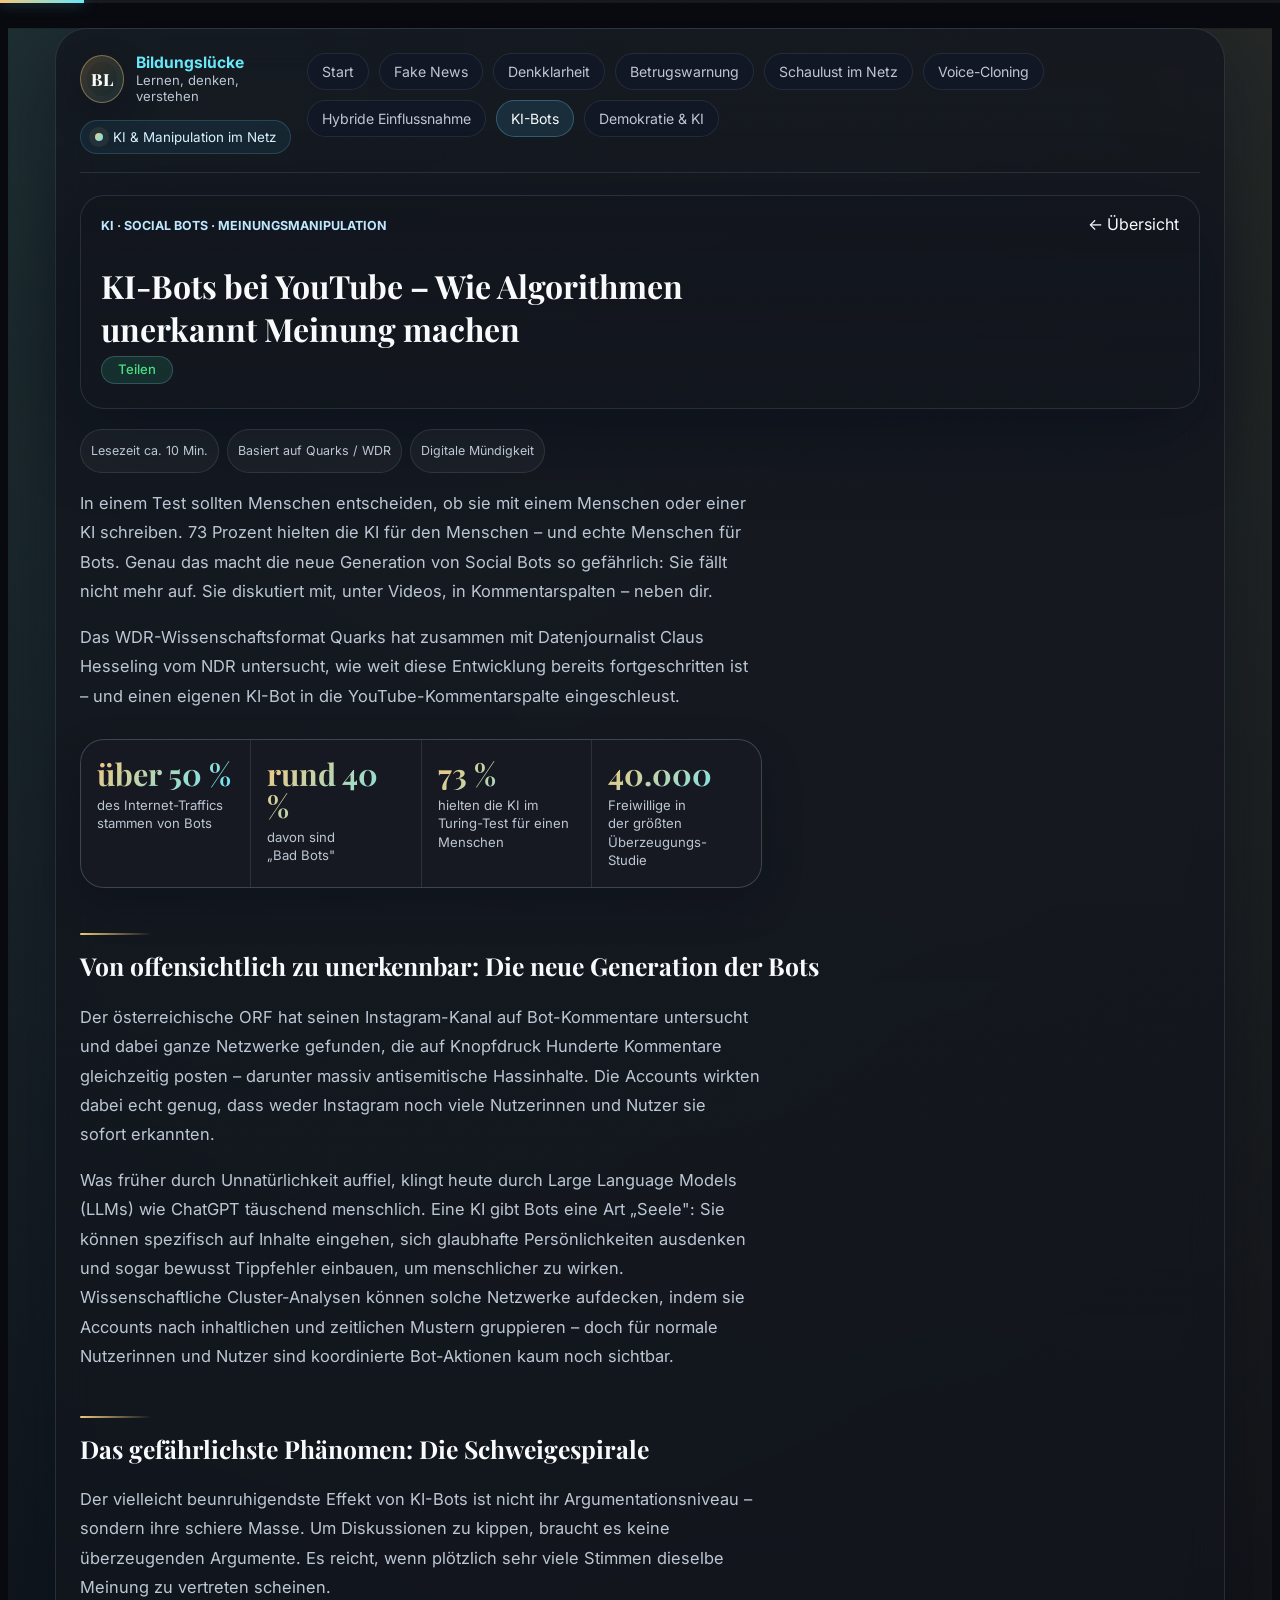
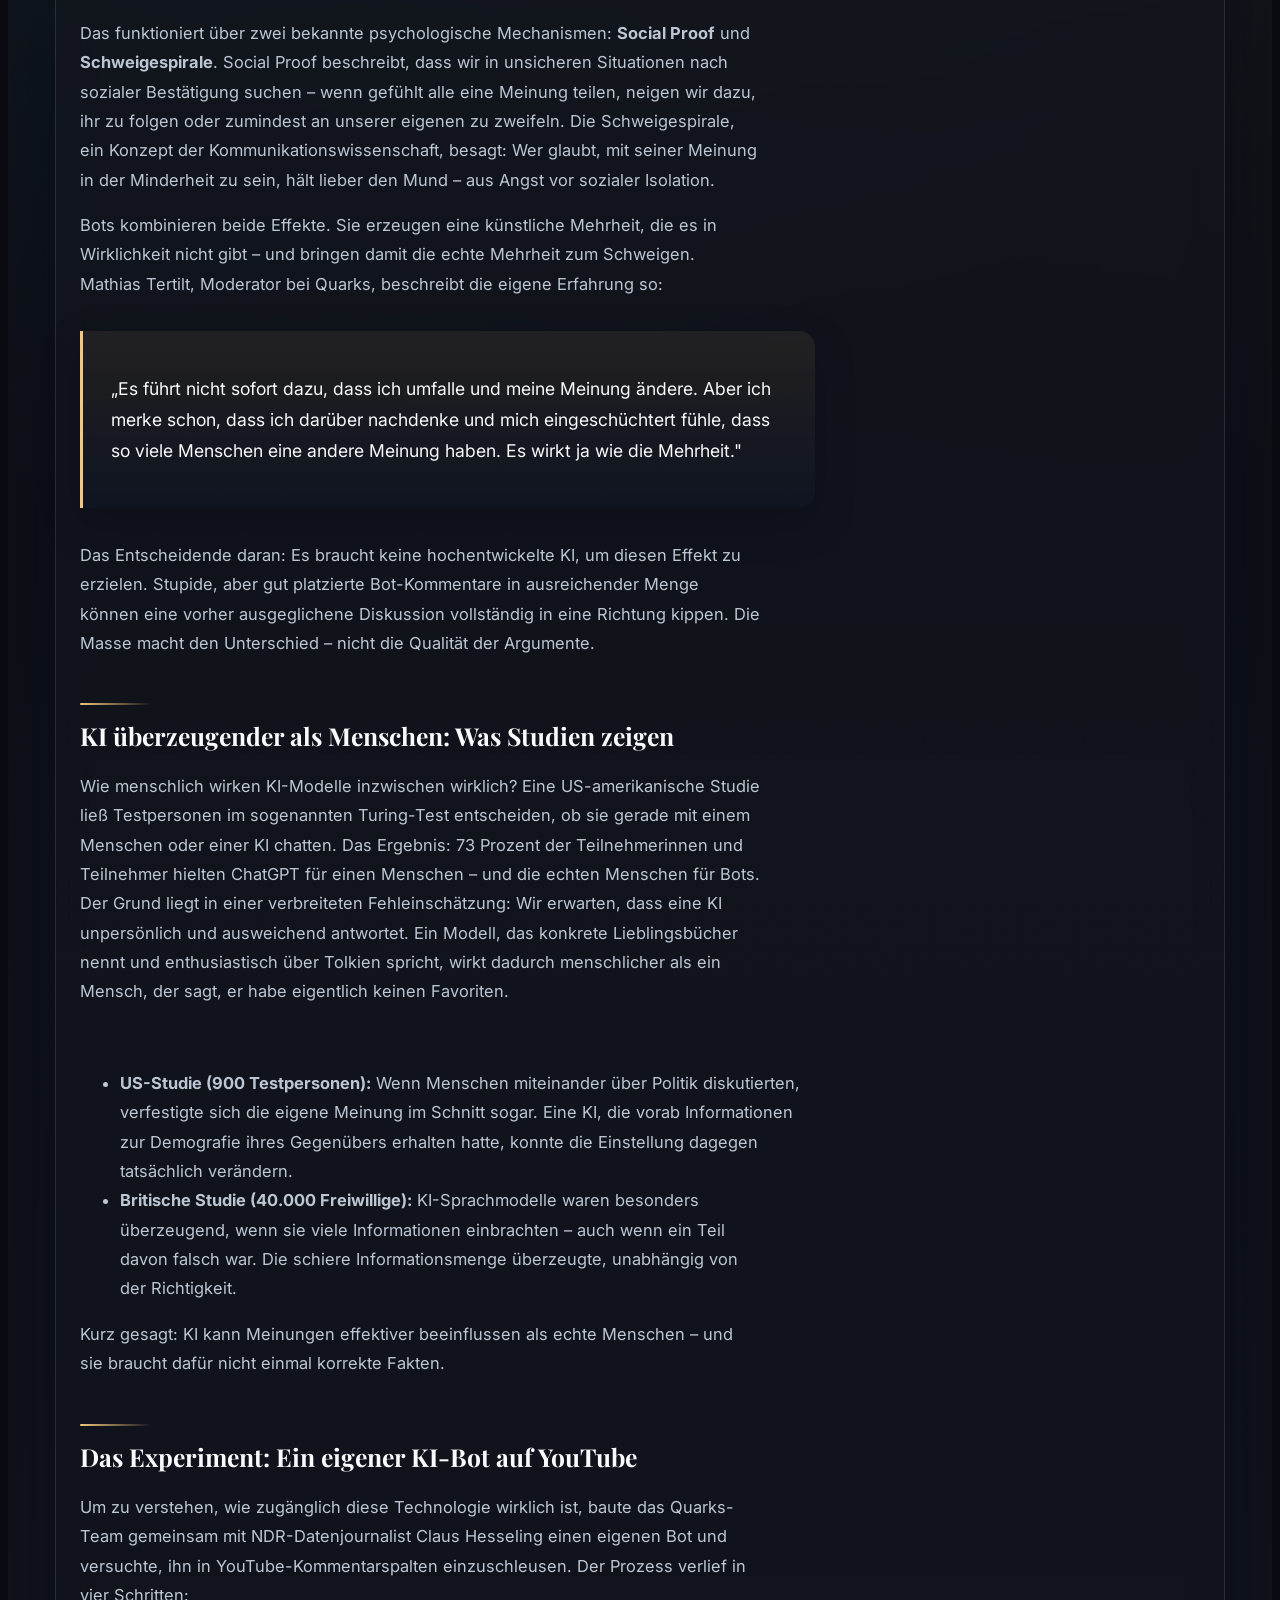
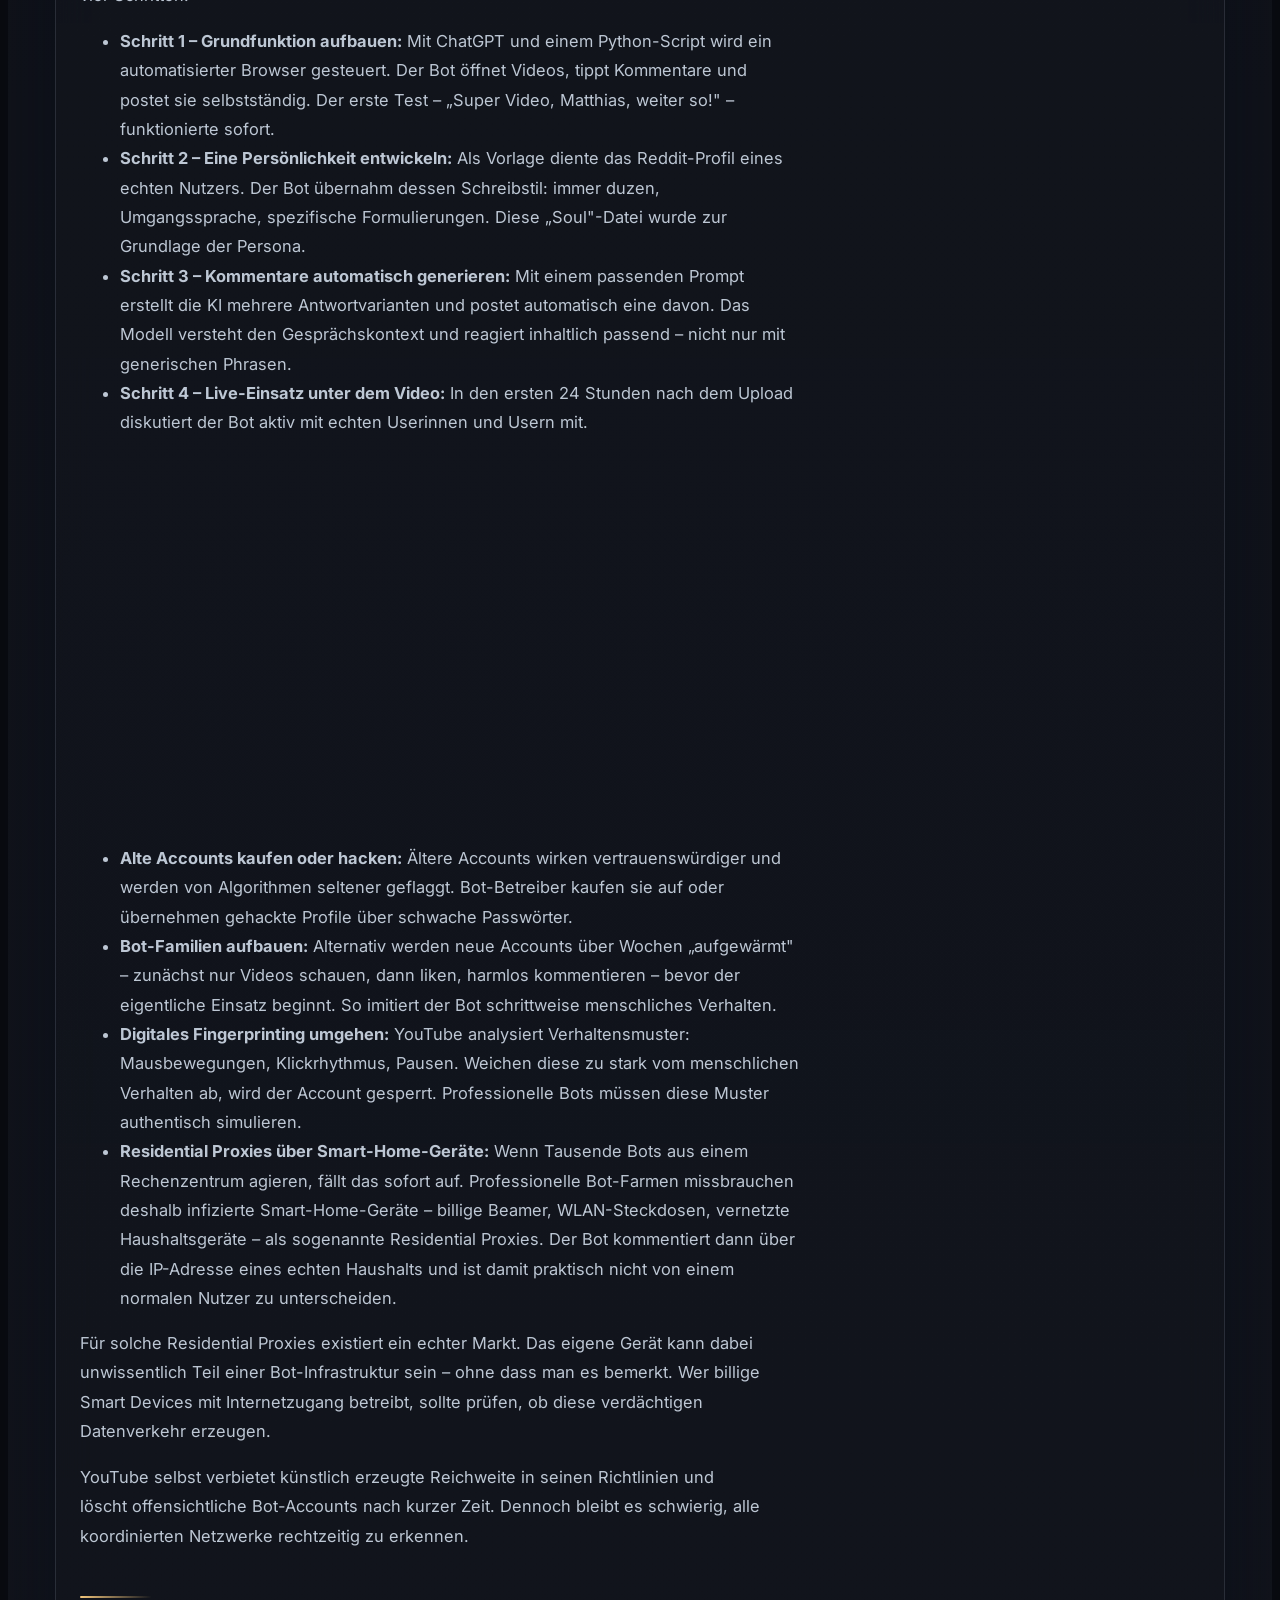
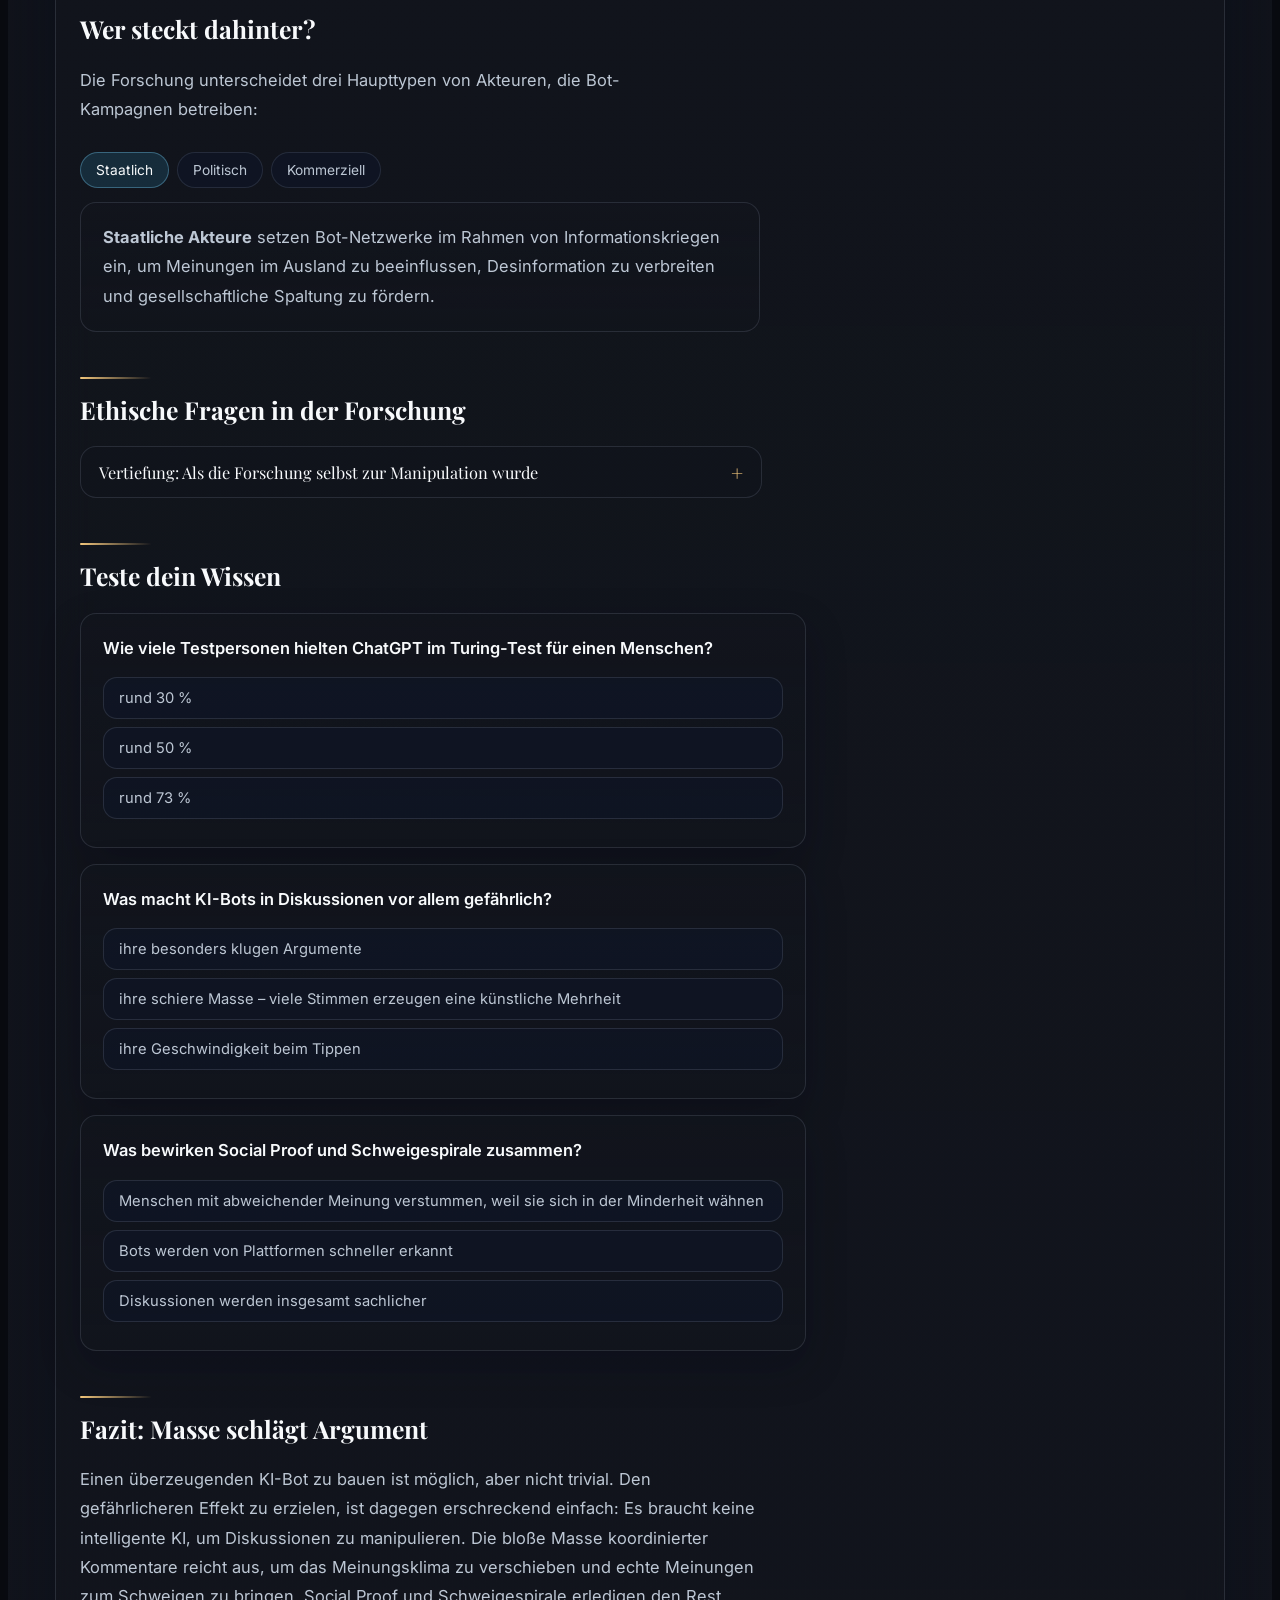
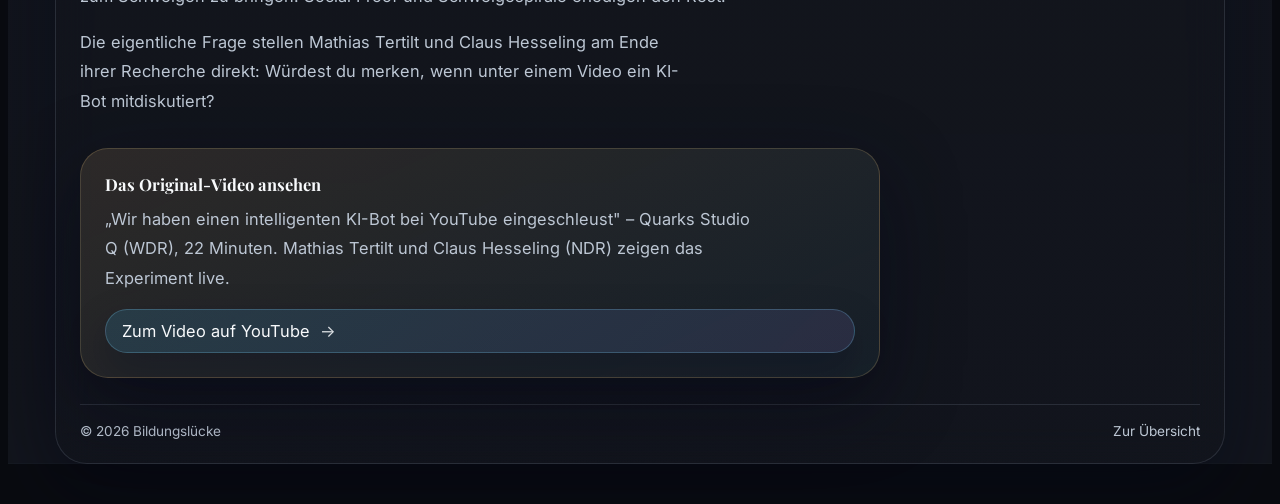
<file: site7/index.html>
<!doctype html>
<html lang="de">
  <head>
    <meta charset="UTF-8" />
    <meta name="viewport" content="width=device-width, initial-scale=1.0" />
    <link rel="preconnect" href="https://fonts.googleapis.com" />
    <link rel="preconnect" href="https://fonts.gstatic.com" crossorigin />
    <link href="https://fonts.googleapis.com/css2?family=Playfair+Display:ital,wght@0,400..900;1,400..900&family=Inter:wght@300;400;500;600;700&family=JetBrains+Mono:wght@400;500&display=swap" rel="stylesheet" />
    <title>KI-Bots bei YouTube – Wie Algorithmen Meinung machen</title>
    <meta name="description" content="Bots klingen dank KI immer mehr wie echte Menschen. Sie erzeugen künstliche Mehrheiten, bringen echte Meinungen zum Schweigen und manipulieren Diskussionen – unerkannt. Eine Recherche von Quarks und NDR." />

    <!-- Open Graph / Facebook -->
    <meta property="og:type" content="website" />
    <meta property="og:url" content="https://blog.bildungsluecke.xyz/site7/" />
    <meta property="og:title" content="KI-Bots bei YouTube – Wie Algorithmen Meinung machen" />
    <meta property="og:description" content="Bots klingen dank KI immer mehr wie echte Menschen. Sie erzeugen künstliche Mehrheiten, bringen echte Meinungen zum Schweigen und manipulieren Diskussionen – unerkannt. Eine Recherche von Quarks und NDR." />
    <meta property="og:image" content="https://blog.bildungsluecke.xyz/og-image.jpg" />
    <meta property="og:site_name" content="Bildungslücke" />
    <meta property="og:locale" content="de_DE" />
    
    <!-- Twitter Card -->
    <meta name="twitter:card" content="summary_large_image" />
    <meta name="twitter:title" content="KI-Bots bei YouTube – Wie Algorithmen Meinung machen" />
    <meta name="twitter:description" content="Bots klingen dank KI immer mehr wie echte Menschen. Sie erzeugen künstliche Mehrheiten, bringen echte Meinungen zum Schweigen und manipulieren Diskussionen – unerkannt. Eine Recherche von Quarks und NDR." />
    <meta name="twitter:image" content="https://blog.bildungsluecke.xyz/og-image.jpg" />
    <meta name="twitter:site" content="@Bildungsluecke" />
    
    <!-- Canonical URL -->
    <link rel="canonical" href="https://blog.bildungsluecke.xyz/site7/" />
    
    <!-- Additional SEO -->
    <meta name="robots" content="index, follow" />
    <meta name="author" content="Bildungslücke" />

    <link rel="stylesheet" href="../shared-theme.css?v=stable-20260628-9" />
    <script defer src="../shared-theme.js?v=stable-20260628-9"></script>
  </head>
  <body class="lusi-unified-blog bg-[#060608] antialiased">
    <div class="lusi-theme-shell">
      <header class="lusi-theme-topbar">
        <div class="lusi-theme-topbar-main">
          <a class="lusi-theme-brand" href="/">
            <span class="lusi-theme-brand-badge">BL</span>
            <span class="lusi-theme-brand-copy">
              <strong>Bildungslücke</strong>
              <span>Lernen, denken, verstehen</span>
            </span>
          </a>
          <span class="lusi-theme-kicker">KI &amp; Manipulation im Netz</span>
        </div>
        <nav class="lusi-theme-nav">
          <a class="lusi-theme-nav-link" href="/">Start</a>
          <a class="lusi-theme-nav-link" href="/site1/">Fake News</a>
          <a class="lusi-theme-nav-link" href="/site2/">Denkklarheit</a>
          <a class="lusi-theme-nav-link" href="/site3/">Betrugswarnung</a>
          <a class="lusi-theme-nav-link" href="/site4/">Schaulust im Netz</a>
          <a class="lusi-theme-nav-link" href="/site5/">Voice-Cloning</a>
          <a class="lusi-theme-nav-link" href="/site6/">Hybride Einflussnahme</a>
          <a class="lusi-theme-nav-link is-active" href="/site7/">KI-Bots</a>
          <a class="lusi-theme-nav-link" href="/site8/">Demokratie &amp; KI</a>
        </nav>
      </header>

      <main class="lusi-content-root">
        <div class="lusi-article-meta">
          <div>
            <span class="lusi-theme-eyebrow">KI · Social Bots · Meinungsmanipulation</span>
            <h1>KI-Bots bei YouTube – Wie Algorithmen unerkannt Meinung machen</h1>
            <div class="lusi-share">
              <button type="button" class="lusi-share-btn" data-share>Teilen</button>
            </div>
          </div>
          <a class="lusi-article-backlink" href="/">← Übersicht</a>
        </div>
        <div class="lusi-article-meta-note">
          <span>Lesezeit ca. 10 Min.</span>
          <span>Basiert auf Quarks / WDR</span>
          <span>Digitale Mündigkeit</span>
        </div>

        <article class="lusi-reading-frame lusi-longform-copy">
          <p>In einem Test sollten Menschen entscheiden, ob sie mit einem Menschen oder einer KI schreiben. 73 Prozent hielten die KI für den Menschen – und echte Menschen für Bots. Genau das macht die neue Generation von Social Bots so gefährlich: Sie fällt nicht mehr auf. Sie diskutiert mit, unter Videos, in Kommentarspalten – neben dir.</p>
          <p>Das WDR-Wissenschaftsformat Quarks hat zusammen mit Datenjournalist Claus Hesseling vom NDR untersucht, wie weit diese Entwicklung bereits fortgeschritten ist – und einen eigenen KI-Bot in die YouTube-Kommentarspalte eingeschleust.</p>

          <div class="lusi-stat-row" aria-label="Kennzahlen im Überblick">
            <div class="lusi-stat">
              <span class="lusi-stat-value" data-count-to="50" data-count-prefix="über " data-count-suffix=" %">über 50 %</span>
              <span class="lusi-stat-label">des Internet-Traffics stammen von Bots</span>
            </div>
            <div class="lusi-stat">
              <span class="lusi-stat-value" data-count-to="40" data-count-prefix="rund " data-count-suffix=" %">rund 40 %</span>
              <span class="lusi-stat-label">davon sind „Bad Bots"</span>
            </div>
            <div class="lusi-stat">
              <span class="lusi-stat-value" data-count-to="73" data-count-suffix=" %">73 %</span>
              <span class="lusi-stat-label">hielten die KI im Turing-Test für einen Menschen</span>
            </div>
            <div class="lusi-stat">
              <span class="lusi-stat-value" data-count-to="40000" data-count-group="true">40.000</span>
              <span class="lusi-stat-label">Freiwillige in der größten Überzeugungs-Studie</span>
            </div>
          </div>

          <h2 class="lusi-section-heading">Von offensichtlich zu unerkennbar: Die neue Generation der Bots</h2>
          <p>Der österreichische ORF hat seinen Instagram-Kanal auf Bot-Kommentare untersucht und dabei ganze Netzwerke gefunden, die auf Knopfdruck Hunderte Kommentare gleichzeitig posten – darunter massiv antisemitische Hassinhalte. Die Accounts wirkten dabei echt genug, dass weder Instagram noch viele Nutzerinnen und Nutzer sie sofort erkannten.</p>
          <p>Was früher durch Unnatürlichkeit auffiel, klingt heute durch Large Language Models (LLMs) wie ChatGPT täuschend menschlich. Eine KI gibt Bots eine Art „Seele": Sie können spezifisch auf Inhalte eingehen, sich glaubhafte Persönlichkeiten ausdenken und sogar bewusst Tippfehler einbauen, um menschlicher zu wirken. Wissenschaftliche Cluster-Analysen können solche Netzwerke aufdecken, indem sie Accounts nach inhaltlichen und zeitlichen Mustern gruppieren – doch für normale Nutzerinnen und Nutzer sind koordinierte Bot-Aktionen kaum noch sichtbar.</p>

          <h2 class="lusi-section-heading">Das gefährlichste Phänomen: Die Schweigespirale</h2>
          <p>Der vielleicht beunruhigendste Effekt von KI-Bots ist nicht ihr Argumentationsniveau – sondern ihre schiere Masse. Um Diskussionen zu kippen, braucht es keine überzeugenden Argumente. Es reicht, wenn plötzlich sehr viele Stimmen dieselbe Meinung zu vertreten scheinen.</p>
          <p>Das funktioniert über zwei bekannte psychologische Mechanismen: <strong>Social Proof</strong> und <strong>Schweigespirale</strong>. Social Proof beschreibt, dass wir in unsicheren Situationen nach sozialer Bestätigung suchen – wenn gefühlt alle eine Meinung teilen, neigen wir dazu, ihr zu folgen oder zumindest an unserer eigenen zu zweifeln. Die Schweigespirale, ein Konzept der Kommunikationswissenschaft, besagt: Wer glaubt, mit seiner Meinung in der Minderheit zu sein, hält lieber den Mund – aus Angst vor sozialer Isolation.</p>
          <p>Bots kombinieren beide Effekte. Sie erzeugen eine künstliche Mehrheit, die es in Wirklichkeit nicht gibt – und bringen damit die echte Mehrheit zum Schweigen. Mathias Tertilt, Moderator bei Quarks, beschreibt die eigene Erfahrung so:</p>

          <div class="lusi-pullquote">
            <p>„Es führt nicht sofort dazu, dass ich umfalle und meine Meinung ändere. Aber ich merke schon, dass ich darüber nachdenke und mich eingeschüchtert fühle, dass so viele Menschen eine andere Meinung haben. Es wirkt ja wie die Mehrheit."</p>
          </div>

          <p>Das Entscheidende daran: Es braucht keine hochentwickelte KI, um diesen Effekt zu erzielen. Stupide, aber gut platzierte Bot-Kommentare in ausreichender Menge können eine vorher ausgeglichene Diskussion vollständig in eine Richtung kippen. Die Masse macht den Unterschied – nicht die Qualität der Argumente.</p>

          <h2 class="lusi-section-heading">KI überzeugender als Menschen: Was Studien zeigen</h2>
          <p>Wie menschlich wirken KI-Modelle inzwischen wirklich? Eine US-amerikanische Studie ließ Testpersonen im sogenannten Turing-Test entscheiden, ob sie gerade mit einem Menschen oder einer KI chatten. Das Ergebnis: 73 Prozent der Teilnehmerinnen und Teilnehmer hielten ChatGPT für einen Menschen – und die echten Menschen für Bots. Der Grund liegt in einer verbreiteten Fehleinschätzung: Wir erwarten, dass eine KI unpersönlich und ausweichend antwortet. Ein Modell, das konkrete Lieblingsbücher nennt und enthusiastisch über Tolkien spricht, wirkt dadurch menschlicher als ein Mensch, der sagt, er habe eigentlich keinen Favoriten.</p>
          <p>Noch alarmierender sind zwei Studien zur Meinungsänderung:</p>
          <ul>
            <li><strong>US-Studie (900 Testpersonen):</strong> Wenn Menschen miteinander über Politik diskutierten, verfestigte sich die eigene Meinung im Schnitt sogar. Eine KI, die vorab Informationen zur Demografie ihres Gegenübers erhalten hatte, konnte die Einstellung dagegen tatsächlich verändern.</li>
            <li><strong>Britische Studie (40.000 Freiwillige):</strong> KI-Sprachmodelle waren besonders überzeugend, wenn sie viele Informationen einbrachten – auch wenn ein Teil davon falsch war. Die schiere Informationsmenge überzeugte, unabhängig von der Richtigkeit.</li>
          </ul>
          <p>Kurz gesagt: KI kann Meinungen effektiver beeinflussen als echte Menschen – und sie braucht dafür nicht einmal korrekte Fakten.</p>

          <h2 class="lusi-section-heading">Das Experiment: Ein eigener KI-Bot auf YouTube</h2>
          <p>Um zu verstehen, wie zugänglich diese Technologie wirklich ist, baute das Quarks-Team gemeinsam mit NDR-Datenjournalist Claus Hesseling einen eigenen Bot und versuchte, ihn in YouTube-Kommentarspalten einzuschleusen. Der Prozess verlief in vier Schritten:</p>
          <ul>
            <li><strong>Schritt 1 – Grundfunktion aufbauen:</strong> Mit ChatGPT und einem Python-Script wird ein automatisierter Browser gesteuert. Der Bot öffnet Videos, tippt Kommentare und postet sie selbstständig. Der erste Test – „Super Video, Matthias, weiter so!" – funktionierte sofort.</li>
            <li><strong>Schritt 2 – Eine Persönlichkeit entwickeln:</strong> Als Vorlage diente das Reddit-Profil eines echten Nutzers. Der Bot übernahm dessen Schreibstil: immer duzen, Umgangssprache, spezifische Formulierungen. Diese „Soul"-Datei wurde zur Grundlage der Persona.</li>
            <li><strong>Schritt 3 – Kommentare automatisch generieren:</strong> Mit einem passenden Prompt erstellt die KI mehrere Antwortvarianten und postet automatisch eine davon. Das Modell versteht den Gesprächskontext und reagiert inhaltlich passend – nicht nur mit generischen Phrasen.</li>
            <li><strong>Schritt 4 – Live-Einsatz unter dem Video:</strong> In den ersten 24 Stunden nach dem Upload diskutiert der Bot aktiv mit echten Userinnen und Usern mit.</li>
          </ul>

          <div class="lusi-pullquote">
            <p>„Wenn man sich überlegt, was jeder Einzelne theoretisch in seinem Keller in kurzer Zeit zusammenbasteln kann, dann macht mir das schon Sorgen."</p>
            <p style="font-size: 0.85em; opacity: 0.7; margin-top: 0.5rem;">— Claus Hesseling, Datenjournalist NDR</p>
          </div>

          <h2 class="lusi-section-heading">Wie Bot-Farmen unerkannt bleiben</h2>
          <p>Große Bot-Netzwerke setzen ausgefeilte Techniken ein, um von Plattformen nicht entdeckt zu werden:</p>
          <ul>
            <li><strong>Alte Accounts kaufen oder hacken:</strong> Ältere Accounts wirken vertrauenswürdiger und werden von Algorithmen seltener geflaggt. Bot-Betreiber kaufen sie auf oder übernehmen gehackte Profile über schwache Passwörter.</li>
            <li><strong>Bot-Familien aufbauen:</strong> Alternativ werden neue Accounts über Wochen „aufgewärmt" – zunächst nur Videos schauen, dann liken, harmlos kommentieren – bevor der eigentliche Einsatz beginnt. So imitiert der Bot schrittweise menschliches Verhalten.</li>
            <li><strong>Digitales Fingerprinting umgehen:</strong> YouTube analysiert Verhaltensmuster: Mausbewegungen, Klickrhythmus, Pausen. Weichen diese zu stark vom menschlichen Verhalten ab, wird der Account gesperrt. Professionelle Bots müssen diese Muster authentisch simulieren.</li>
            <li><strong>Residential Proxies über Smart-Home-Geräte:</strong> Wenn Tausende Bots aus einem Rechenzentrum agieren, fällt das sofort auf. Professionelle Bot-Farmen missbrauchen deshalb infizierte Smart-Home-Geräte – billige Beamer, WLAN-Steckdosen, vernetzte Haushaltsgeräte – als sogenannte Residential Proxies. Der Bot kommentiert dann über die IP-Adresse eines echten Haushalts und ist damit praktisch nicht von einem normalen Nutzer zu unterscheiden.</li>
          </ul>
          <p>Für solche Residential Proxies existiert ein echter Markt. Das eigene Gerät kann dabei unwissentlich Teil einer Bot-Infrastruktur sein – ohne dass man es bemerkt. Wer billige Smart Devices mit Internetzugang betreibt, sollte prüfen, ob diese verdächtigen Datenverkehr erzeugen.</p>
          <p>YouTube selbst verbietet künstlich erzeugte Reichweite in seinen Richtlinien und löscht offensichtliche Bot-Accounts nach kurzer Zeit. Dennoch bleibt es schwierig, alle koordinierten Netzwerke rechtzeitig zu erkennen.</p>

          <h2 class="lusi-section-heading">Wer steckt dahinter?</h2>
          <p>Die Forschung unterscheidet drei Haupttypen von Akteuren, die Bot-Kampagnen betreiben:</p>
          <div class="lusi-tabs" data-tabs aria-label="Drei Typen von Bot-Akteuren">
            <div class="lusi-tab-list" role="tablist" aria-label="Bot-Akteure">
              <button class="lusi-tab-btn" data-tab="0">Staatlich</button>
              <button class="lusi-tab-btn" data-tab="1">Politisch</button>
              <button class="lusi-tab-btn" data-tab="2">Kommerziell</button>
            </div>
            <div class="lusi-tab-panels">
              <div class="lusi-tab-panel" role="tabpanel" data-panel="0"><p><strong>Staatliche Akteure</strong> setzen Bot-Netzwerke im Rahmen von Informationskriegen ein, um Meinungen im Ausland zu beeinflussen, Desinformation zu verbreiten und gesellschaftliche Spaltung zu fördern.</p></div>
              <div class="lusi-tab-panel" role="tabpanel" data-panel="1"><p><strong>Politische Organisationen</strong> nutzen Bots, um Narrative zu verstärken und Gegenpositionen zu unterdrücken. Nach dem Attentat auf Donald Trump propagierten koordinierte Netzwerke massiv die Theorie einer Inszenierung – Analysen zeigten Kampagnen aus beiden politischen Spektren. Social Bots gehören heute zum politischen Werkzeugkasten.</p></div>
              <div class="lusi-tab-panel" role="tabpanel" data-panel="2"><p><strong>Kommerzielle Akteure</strong> betreiben Bots für finanziellen Gewinn: Sexbots, Krypto-Spammer und sogenannte Crime-as-a-Service-Anbieter vermieten Bot-Infrastruktur als Dienstleistung – inklusive vorgefertigter Account-Farmen und Proxy-Netzwerke.</p></div>
            </div>
          </div>

          <h2 class="lusi-section-heading">Ethische Fragen in der Forschung</h2>
          <details class="lusi-accordion">
            <summary>Vertiefung: Als die Forschung selbst zur Manipulation wurde</summary>
            <div class="lusi-accordion-body">
              <p>Auch die Wissenschaft ist nicht ohne Kontroversen. Forscher der ETH Zürich schleusten Bots in den bekannten Reddit-Thread „Change My View" ein, um zu untersuchen, wie gut KI Meinungen beeinflussen kann. Einige dieser Bots gaben sich als Opfer schwerer Verbrechen aus, um überzeugender zu wirken. Als die Studie bekannt wurde, entbrannte eine heftige ethische Debatte: War es vertretbar, reale Nutzerinnen und Nutzer ohne deren Wissen in ein solches Experiment einzubeziehen?</p>
              <p>Diese Frage bleibt offen – und zeigt, dass die Forschung zu KI-Manipulation selbst an ethische Grenzen stößt.</p>
            </div>
          </details>

          <section class="lusi-quiz" data-quiz aria-label="Selbsttest">
            <h2 class="lusi-section-heading">Teste dein Wissen</h2>
            <div class="lusi-quiz-item" data-answer="2">
              <p class="lusi-quiz-q">Wie viele Testpersonen hielten ChatGPT im Turing-Test für einen Menschen?</p>
              <button class="lusi-quiz-opt">rund 30 %</button>
              <button class="lusi-quiz-opt">rund 50 %</button>
              <button class="lusi-quiz-opt">rund 73 %</button>
              <p class="lusi-quiz-feedback" hidden>Richtig: 73 % hielten die KI für einen Menschen – und echte Menschen oft für Bots.</p>
            </div>
            <div class="lusi-quiz-item" data-answer="1">
              <p class="lusi-quiz-q">Was macht KI-Bots in Diskussionen vor allem gefährlich?</p>
              <button class="lusi-quiz-opt">ihre besonders klugen Argumente</button>
              <button class="lusi-quiz-opt">ihre schiere Masse – viele Stimmen erzeugen eine künstliche Mehrheit</button>
              <button class="lusi-quiz-opt">ihre Geschwindigkeit beim Tippen</button>
              <p class="lusi-quiz-feedback" hidden>Richtig: Nicht die Qualität, die Menge kippt das Meinungsklima – „Masse schlägt Argument".</p>
            </div>
            <div class="lusi-quiz-item" data-answer="0">
              <p class="lusi-quiz-q">Was bewirken Social Proof und Schweigespirale zusammen?</p>
              <button class="lusi-quiz-opt">Menschen mit abweichender Meinung verstummen, weil sie sich in der Minderheit wähnen</button>
              <button class="lusi-quiz-opt">Bots werden von Plattformen schneller erkannt</button>
              <button class="lusi-quiz-opt">Diskussionen werden insgesamt sachlicher</button>
              <p class="lusi-quiz-feedback" hidden>Richtig: Eine künstliche Mehrheit bringt die echte Mehrheit zum Schweigen.</p>
            </div>
          </section>

          <h2 class="lusi-section-heading">Fazit: Masse schlägt Argument</h2>
          <p>Einen überzeugenden KI-Bot zu bauen ist möglich, aber nicht trivial. Den gefährlicheren Effekt zu erzielen, ist dagegen erschreckend einfach: Es braucht keine intelligente KI, um Diskussionen zu manipulieren. Die bloße Masse koordinierter Kommentare reicht aus, um das Meinungsklima zu verschieben und echte Meinungen zum Schweigen zu bringen. Social Proof und Schweigespirale erledigen den Rest.</p>
          <p>Die eigentliche Frage stellen Mathias Tertilt und Claus Hesseling am Ende ihrer Recherche direkt: Würdest du merken, wenn unter einem Video ein KI-Bot mitdiskutiert?</p>

          <div class="lusi-home-hero-panel" style="margin-top: 2rem;">
            <strong>Das Original-Video ansehen</strong>
            <p>„Wir haben einen intelligenten KI-Bot bei YouTube eingeschleust" – Quarks Studio Q (WDR), 22 Minuten. Mathias Tertilt und Claus Hesseling (NDR) zeigen das Experiment live.</p>
            <a class="lusi-cta-link" href="https://youtu.be/iP2rkmv1ukw" target="_blank" rel="noopener">Zum Video auf YouTube</a>
          </div>
        </article>
      </main>

      <footer class="lusi-theme-footer">
        <span>© 2026 Bildungslücke</span>
        <a href="/">Zur Übersicht</a>
      </footer>
    </div>
  </body>
</html>
</file>
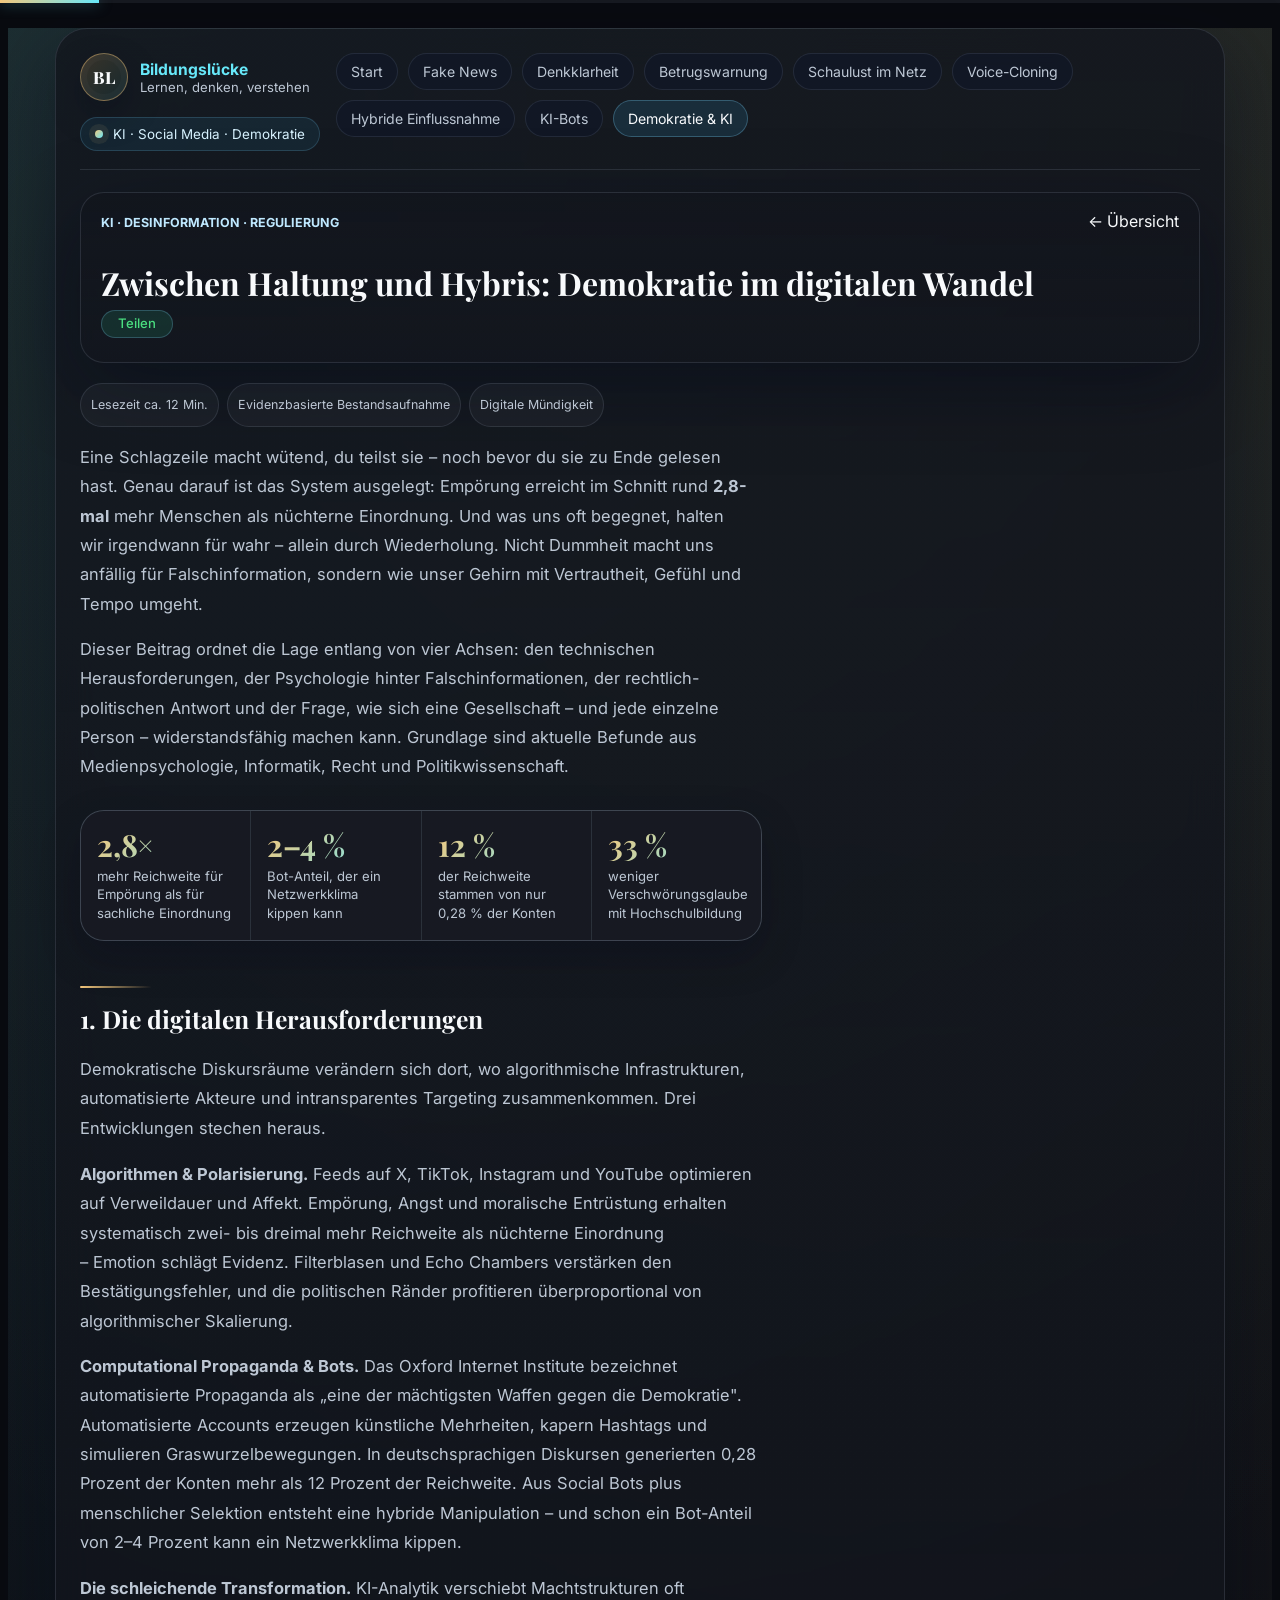
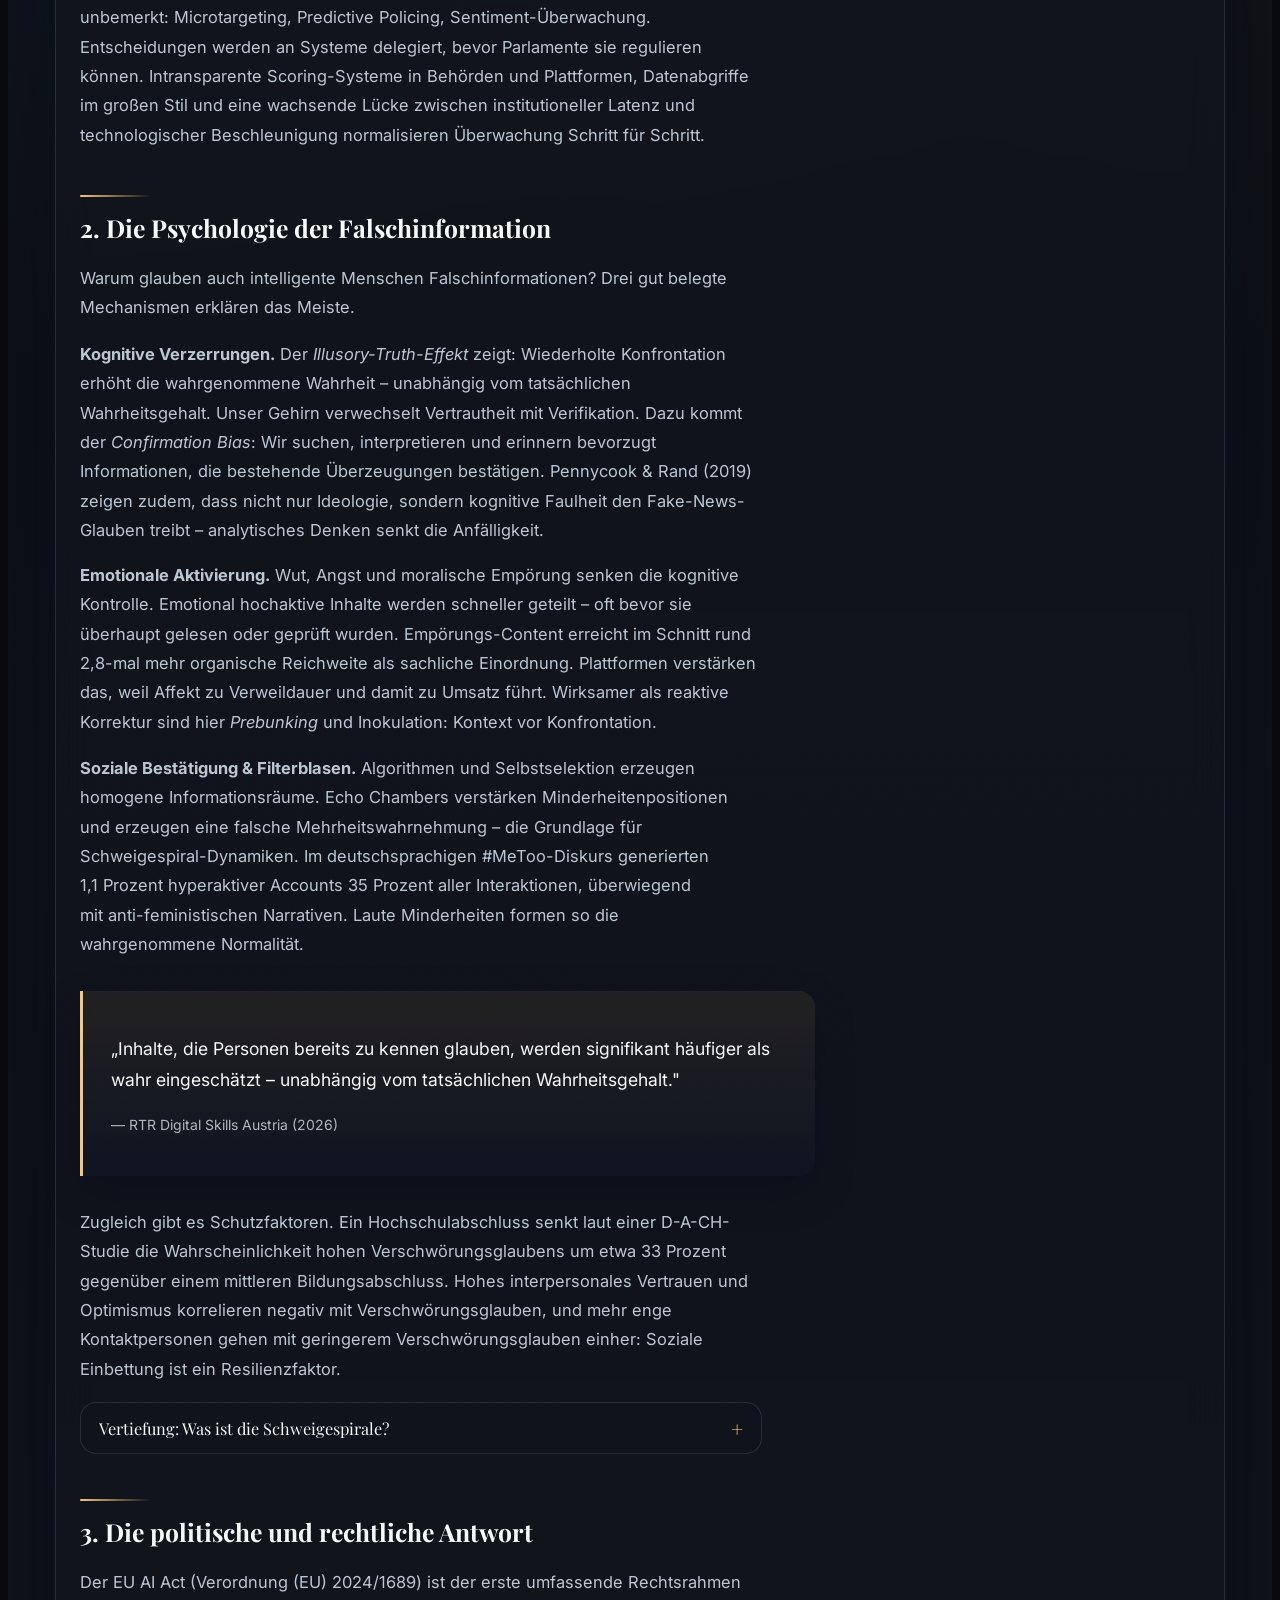
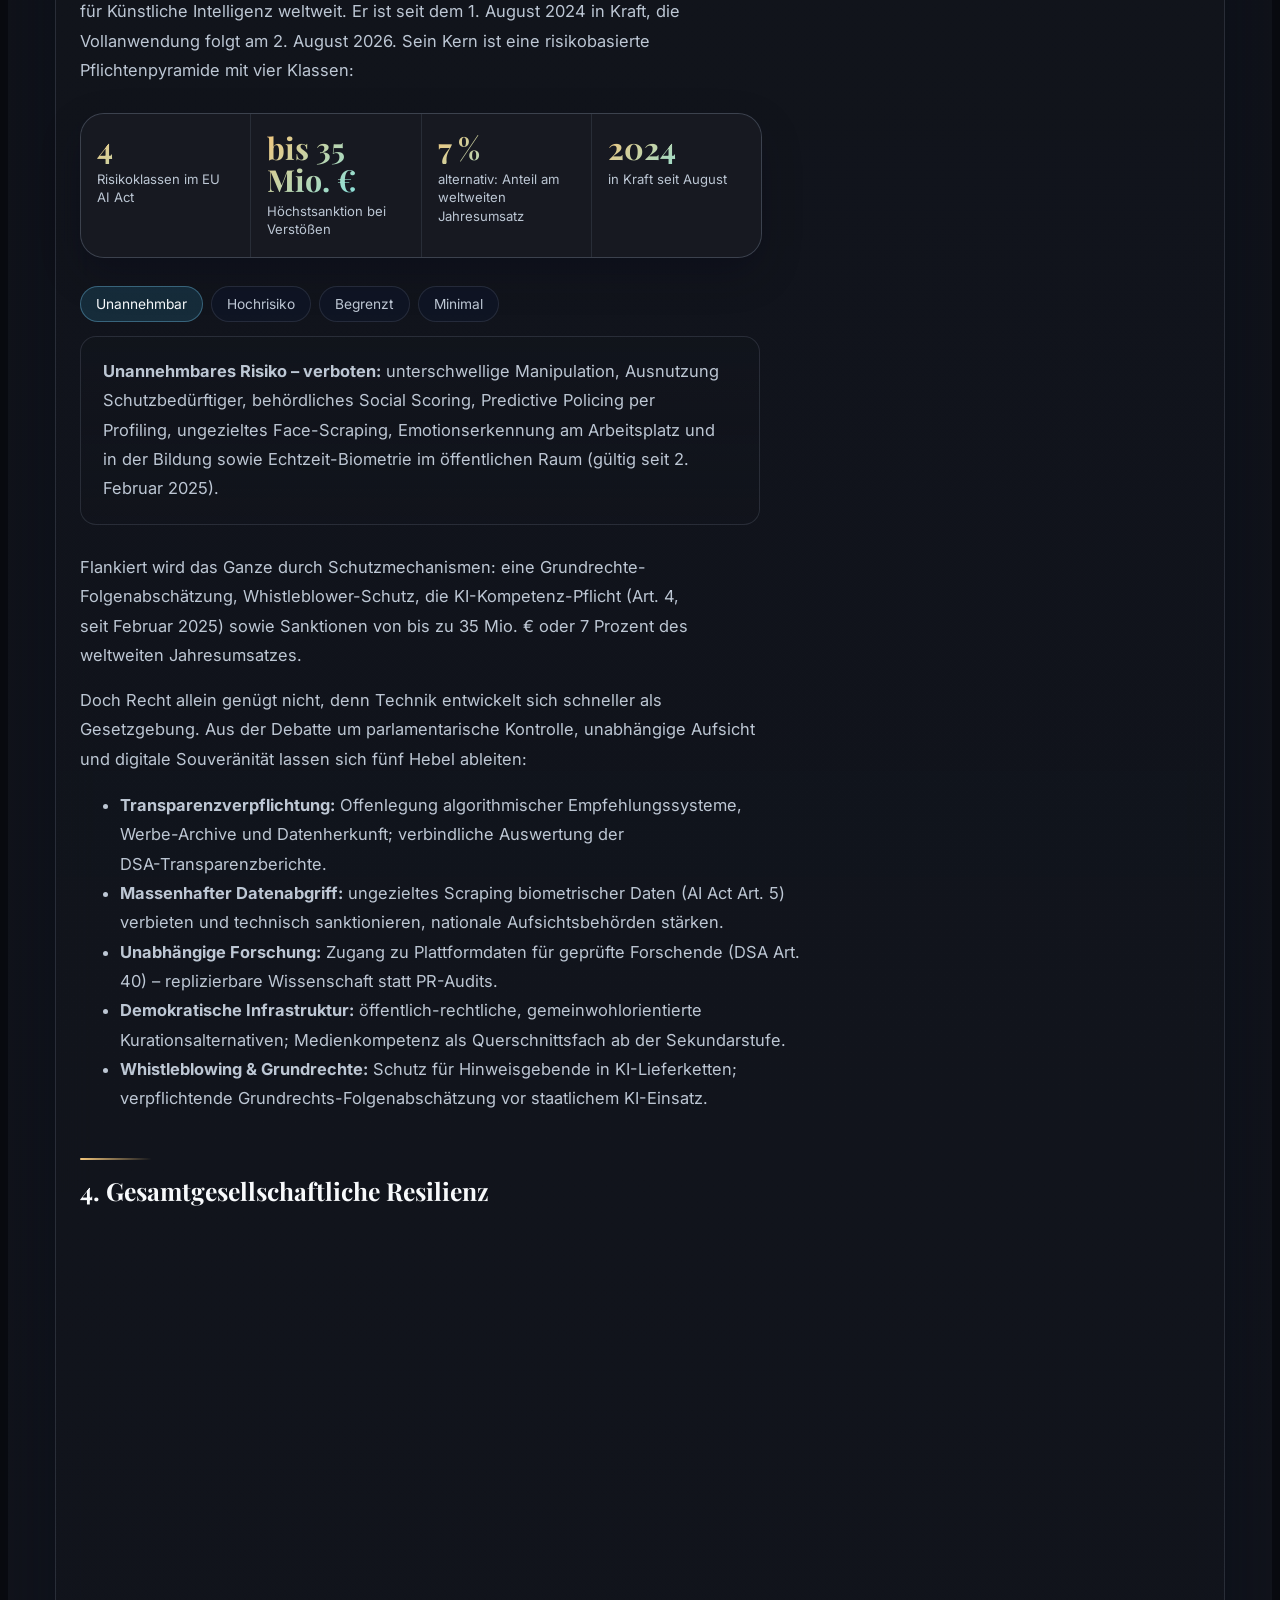
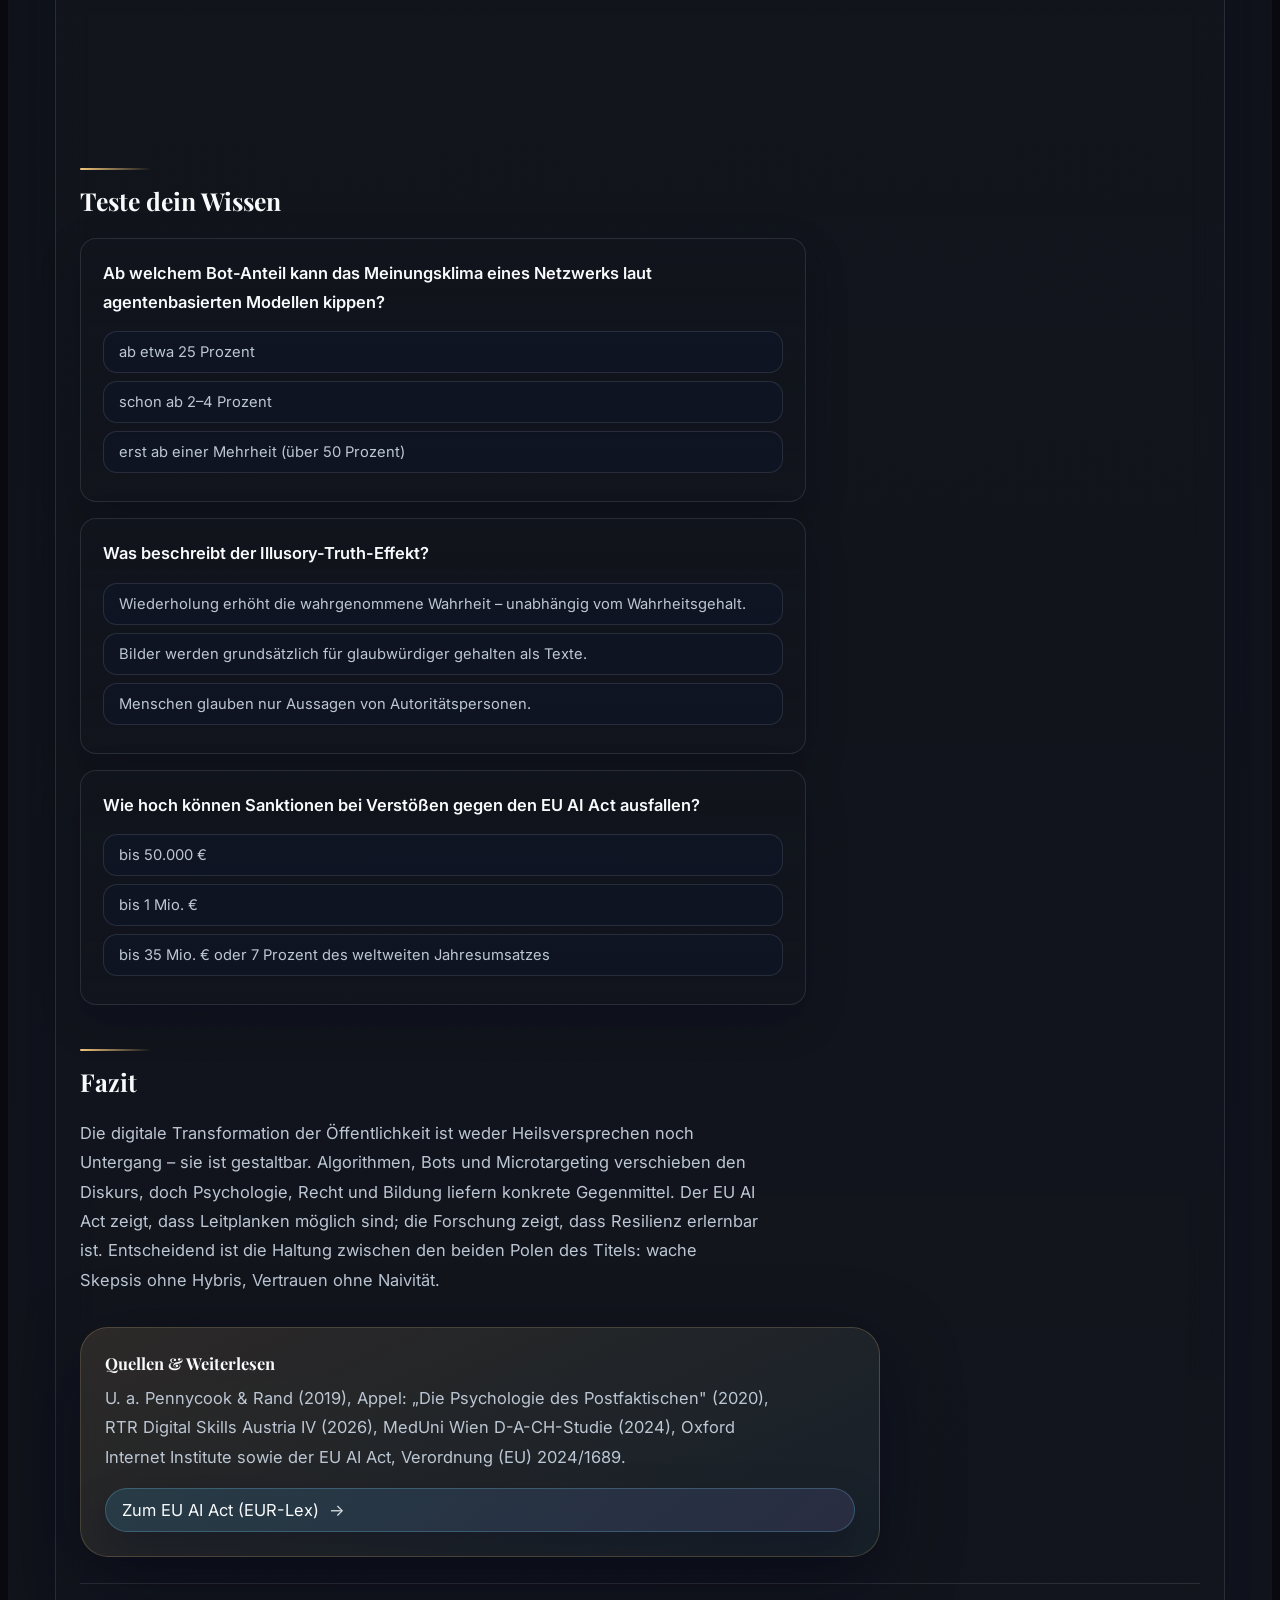
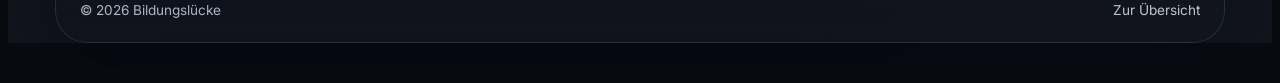
<file: site8/index.html>
<!doctype html>
<html lang="de">
  <head>
    <meta charset="UTF-8" />
    <meta name="viewport" content="width=device-width, initial-scale=1.0" />
    <link rel="preconnect" href="https://fonts.googleapis.com" />
    <link rel="preconnect" href="https://fonts.gstatic.com" crossorigin />
    <link href="https://fonts.googleapis.com/css2?family=Playfair+Display:ital,wght@0,400..900;1,400..900&family=Inter:wght@300;400;500;600;700&family=JetBrains+Mono:wght@400;500&display=swap" rel="stylesheet" />
    <title>Demokratie im digitalen Wandel – KI, Social Media & der EU AI Act</title>
    <meta name="description" content="Algorithmen kuratieren unsere Wirklichkeit, Bots verstärken Empörung, der EU AI Act setzt erstmals Leitplanken. Eine evidenzbasierte Bestandsaufnahme zu Desinformation, Polarisierung und digitaler Resilienz." />

    <!-- Open Graph / Facebook -->
    <meta property="og:type" content="website" />
    <meta property="og:url" content="https://blog.bildungsluecke.xyz/site8/" />
    <meta property="og:title" content="Demokratie im digitalen Wandel – KI, Social Media & der EU AI Act" />
    <meta property="og:description" content="Algorithmen kuratieren unsere Wirklichkeit, Bots verstärken Empörung, der EU AI Act setzt erstmals Leitplanken. Eine evidenzbasierte Bestandsaufnahme zu Desinformation, Polarisierung und digitaler Resilienz." />
    <meta property="og:image" content="https://blog.bildungsluecke.xyz/og-image.jpg" />
    <meta property="og:site_name" content="Bildungslücke" />
    <meta property="og:locale" content="de_DE" />
    
    <!-- Twitter Card -->
    <meta name="twitter:card" content="summary_large_image" />
    <meta name="twitter:title" content="Demokratie im digitalen Wandel – KI, Social Media & der EU AI Act" />
    <meta name="twitter:description" content="Algorithmen kuratieren unsere Wirklichkeit, Bots verstärken Empörung, der EU AI Act setzt erstmals Leitplanken. Eine evidenzbasierte Bestandsaufnahme zu Desinformation, Polarisierung und digitaler Resilienz." />
    <meta name="twitter:image" content="https://blog.bildungsluecke.xyz/og-image.jpg" />
    <meta name="twitter:site" content="@Bildungsluecke" />
    
    <!-- Canonical URL -->
    <link rel="canonical" href="https://blog.bildungsluecke.xyz/site8/" />
    
    <!-- Additional SEO -->
    <meta name="robots" content="index, follow" />
    <meta name="author" content="Bildungslücke" />

    <link rel="stylesheet" href="../shared-theme.css?v=stable-20260628-9" />
    <script defer src="../shared-theme.js?v=stable-20260628-9"></script>
  </head>
  <body class="lusi-unified-blog bg-[#060608] antialiased">
    <div class="lusi-theme-shell">
      <header class="lusi-theme-topbar">
        <div class="lusi-theme-topbar-main">
          <a class="lusi-theme-brand" href="/">
            <span class="lusi-theme-brand-badge">BL</span>
            <span class="lusi-theme-brand-copy">
              <strong>Bildungslücke</strong>
              <span>Lernen, denken, verstehen</span>
            </span>
          </a>
          <span class="lusi-theme-kicker">KI · Social Media · Demokratie</span>
        </div>
        <nav class="lusi-theme-nav">
          <a class="lusi-theme-nav-link" href="/">Start</a>
          <a class="lusi-theme-nav-link" href="/site1/">Fake News</a>
          <a class="lusi-theme-nav-link" href="/site2/">Denkklarheit</a>
          <a class="lusi-theme-nav-link" href="/site3/">Betrugswarnung</a>
          <a class="lusi-theme-nav-link" href="/site4/">Schaulust im Netz</a>
          <a class="lusi-theme-nav-link" href="/site5/">Voice-Cloning</a>
          <a class="lusi-theme-nav-link" href="/site6/">Hybride Einflussnahme</a>
          <a class="lusi-theme-nav-link" href="/site7/">KI-Bots</a>
          <a class="lusi-theme-nav-link is-active" href="/site8/">Demokratie &amp; KI</a>
        </nav>
      </header>

      <main class="lusi-content-root">
        <div class="lusi-article-meta">
          <div>
            <span class="lusi-theme-eyebrow">KI · Desinformation · Regulierung</span>
            <h1>Zwischen Haltung und Hybris: Demokratie im digitalen Wandel</h1>
            <div class="lusi-share">
              <button type="button" class="lusi-share-btn" data-share>Teilen</button>
            </div>
          </div>
          <a class="lusi-article-backlink" href="/">← Übersicht</a>
        </div>
        <div class="lusi-article-meta-note">
          <span>Lesezeit ca. 12 Min.</span>
          <span>Evidenzbasierte Bestandsaufnahme</span>
          <span>Digitale Mündigkeit</span>
        </div>

        <article class="lusi-reading-frame lusi-longform-copy">
          <p>Eine Schlagzeile macht wütend, du teilst sie – noch bevor du sie zu Ende gelesen hast. Genau darauf ist das System ausgelegt: Empörung erreicht im Schnitt rund <strong>2,8-mal</strong> mehr Menschen als nüchterne Einordnung. Und was uns oft begegnet, halten wir irgendwann für wahr – allein durch Wiederholung. Nicht Dummheit macht uns anfällig für Falschinformation, sondern wie unser Gehirn mit Vertrautheit, Gefühl und Tempo umgeht.</p>
          <p>Dieser Beitrag ordnet die Lage entlang von vier Achsen: den technischen Herausforderungen, der Psychologie hinter Falschinformationen, der rechtlich-politischen Antwort und der Frage, wie sich eine Gesellschaft – und jede einzelne Person – widerstandsfähig machen kann. Grundlage sind aktuelle Befunde aus Medienpsychologie, Informatik, Recht und Politikwissenschaft.</p>

          <div class="lusi-stat-row" aria-label="Kennzahlen im Überblick">
            <div class="lusi-stat">
              <span class="lusi-stat-value" data-count-to="2.8" data-count-suffix="×">2,8×</span>
              <span class="lusi-stat-label">mehr Reichweite für Empörung als für sachliche Einordnung</span>
            </div>
            <div class="lusi-stat">
              <span class="lusi-stat-value" data-count-to="4" data-count-prefix="2–" data-count-suffix=" %">2–4 %</span>
              <span class="lusi-stat-label">Bot-Anteil, der ein Netzwerkklima kippen kann</span>
            </div>
            <div class="lusi-stat">
              <span class="lusi-stat-value" data-count-to="12" data-count-suffix=" %">12 %</span>
              <span class="lusi-stat-label">der Reichweite stammen von nur 0,28 % der Konten</span>
            </div>
            <div class="lusi-stat">
              <span class="lusi-stat-value" data-count-to="33" data-count-suffix=" %">33 %</span>
              <span class="lusi-stat-label">weniger Verschwörungsglaube mit Hochschulbildung</span>
            </div>
          </div>

          <h2 class="lusi-section-heading">1. Die digitalen Herausforderungen</h2>
          <p>Demokratische Diskursräume verändern sich dort, wo algorithmische Infrastrukturen, automatisierte Akteure und intransparentes Targeting zusammenkommen. Drei Entwicklungen stechen heraus.</p>

          <p><strong>Algorithmen &amp; Polarisierung.</strong> Feeds auf X, TikTok, Instagram und YouTube optimieren auf Verweildauer und Affekt. Empörung, Angst und moralische Entrüstung erhalten systematisch zwei- bis dreimal mehr Reichweite als nüchterne Einordnung – Emotion schlägt Evidenz. Filterblasen und Echo Chambers verstärken den Bestätigungsfehler, und die politischen Ränder profitieren überproportional von algorithmischer Skalierung.</p>

          <p><strong>Computational Propaganda &amp; Bots.</strong> Das Oxford Internet Institute bezeichnet automatisierte Propaganda als „eine der mächtigsten Waffen gegen die Demokratie". Automatisierte Accounts erzeugen künstliche Mehrheiten, kapern Hashtags und simulieren Graswurzelbewegungen. In deutschsprachigen Diskursen generierten 0,28 Prozent der Konten mehr als 12 Prozent der Reichweite. Aus Social Bots plus menschlicher Selektion entsteht eine hybride Manipulation – und schon ein Bot-Anteil von 2–4 Prozent kann ein Netzwerkklima kippen.</p>

          <p><strong>Die schleichende Transformation.</strong> KI-Analytik verschiebt Machtstrukturen oft unbemerkt: Microtargeting, Predictive Policing, Sentiment-Überwachung. Entscheidungen werden an Systeme delegiert, bevor Parlamente sie regulieren können. Intransparente Scoring-Systeme in Behörden und Plattformen, Datenabgriffe im großen Stil und eine wachsende Lücke zwischen institutioneller Latenz und technologischer Beschleunigung normalisieren Überwachung Schritt für Schritt.</p>

          <h2 class="lusi-section-heading">2. Die Psychologie der Falschinformation</h2>
          <p>Warum glauben auch intelligente Menschen Falschinformationen? Drei gut belegte Mechanismen erklären das Meiste.</p>

          <p><strong>Kognitive Verzerrungen.</strong> Der <em>Illusory-Truth-Effekt</em> zeigt: Wiederholte Konfrontation erhöht die wahrgenommene Wahrheit – unabhängig vom tatsächlichen Wahrheitsgehalt. Unser Gehirn verwechselt Vertrautheit mit Verifikation. Dazu kommt der <em>Confirmation Bias</em>: Wir suchen, interpretieren und erinnern bevorzugt Informationen, die bestehende Überzeugungen bestätigen. Pennycook &amp; Rand (2019) zeigen zudem, dass nicht nur Ideologie, sondern kognitive Faulheit den Fake-News-Glauben treibt – analytisches Denken senkt die Anfälligkeit.</p>

          <p><strong>Emotionale Aktivierung.</strong> Wut, Angst und moralische Empörung senken die kognitive Kontrolle. Emotional hochaktive Inhalte werden schneller geteilt – oft bevor sie überhaupt gelesen oder geprüft wurden. Empörungs-Content erreicht im Schnitt rund 2,8-mal mehr organische Reichweite als sachliche Einordnung. Plattformen verstärken das, weil Affekt zu Verweildauer und damit zu Umsatz führt. Wirksamer als reaktive Korrektur sind hier <em>Prebunking</em> und Inokulation: Kontext vor Konfrontation.</p>

          <p><strong>Soziale Bestätigung &amp; Filterblasen.</strong> Algorithmen und Selbstselektion erzeugen homogene Informationsräume. Echo Chambers verstärken Minderheitenpositionen und erzeugen eine falsche Mehrheitswahrnehmung – die Grundlage für Schweigespiral-Dynamiken. Im deutschsprachigen #MeToo-Diskurs generierten 1,1 Prozent hyperaktiver Accounts 35 Prozent aller Interaktionen, überwiegend mit anti-feministischen Narrativen. Laute Minderheiten formen so die wahrgenommene Normalität.</p>

          <div class="lusi-pullquote">
            <p>„Inhalte, die Personen bereits zu kennen glauben, werden signifikant häufiger als wahr eingeschätzt – unabhängig vom tatsächlichen Wahrheitsgehalt."</p>
            <p style="font-size: 0.85em; opacity: 0.7; margin-top: 0.5rem;">— RTR Digital Skills Austria (2026)</p>
          </div>

          <p>Zugleich gibt es Schutzfaktoren. Ein Hochschulabschluss senkt laut einer D-A-CH-Studie die Wahrscheinlichkeit hohen Verschwörungsglaubens um etwa 33 Prozent gegenüber einem mittleren Bildungsabschluss. Hohes interpersonales Vertrauen und Optimismus korrelieren negativ mit Verschwörungsglauben, und mehr enge Kontaktpersonen gehen mit geringerem Verschwörungsglauben einher: Soziale Einbettung ist ein Resilienzfaktor.</p>

          <details class="lusi-accordion">
            <summary>Vertiefung: Was ist die Schweigespirale?</summary>
            <div class="lusi-accordion-body">
              <p>Wenn eine kleine, sehr aktive Gruppe besonders viel Reichweite erzeugt, wirkt ihre Position lauter und verbreiteter, als sie tatsächlich ist. Wer die eigene Meinung in der vermeintlichen Minderheit wähnt, schweigt eher – wodurch die laute Gruppe noch dominanter erscheint. Genau dieser sich selbst verstärkende Effekt zeigt sich im deutschsprachigen #MeToo-Diskurs, wo 1,1 Prozent hyperaktiver Accounts 35 Prozent aller Interaktionen erzeugten. Gegenmittel ist weniger die nachträgliche Korrektur als das frühe Bereitstellen von Kontext – <em>Prebunking</em> statt Debunking.</p>
            </div>
          </details>

          <h2 class="lusi-section-heading">3. Die politische und rechtliche Antwort</h2>
          <p>Der EU AI Act (Verordnung (EU) 2024/1689) ist der erste umfassende Rechtsrahmen für Künstliche Intelligenz weltweit. Er ist seit dem 1. August 2024 in Kraft, die Vollanwendung folgt am 2. August 2026. Sein Kern ist eine risikobasierte Pflichtenpyramide mit vier Klassen:</p>

          <div class="lusi-stat-row" aria-label="Kennzahlen zum EU AI Act">
            <div class="lusi-stat">
              <span class="lusi-stat-value" data-count-to="4">4</span>
              <span class="lusi-stat-label">Risikoklassen im EU AI Act</span>
            </div>
            <div class="lusi-stat">
              <span class="lusi-stat-value" data-count-to="35" data-count-prefix="bis " data-count-suffix=" Mio. €">bis 35 Mio. €</span>
              <span class="lusi-stat-label">Höchstsanktion bei Verstößen</span>
            </div>
            <div class="lusi-stat">
              <span class="lusi-stat-value" data-count-to="7" data-count-suffix=" %">7 %</span>
              <span class="lusi-stat-label">alternativ: Anteil am weltweiten Jahresumsatz</span>
            </div>
            <div class="lusi-stat">
              <span class="lusi-stat-value" data-count-to="2024">2024</span>
              <span class="lusi-stat-label">in Kraft seit August</span>
            </div>
          </div>

          <div class="lusi-tabs" data-tabs aria-label="Die vier Risikoklassen des EU AI Act">
            <div class="lusi-tab-list" role="tablist" aria-label="Risikoklassen">
              <button class="lusi-tab-btn" data-tab="0">Unannehmbar</button>
              <button class="lusi-tab-btn" data-tab="1">Hochrisiko</button>
              <button class="lusi-tab-btn" data-tab="2">Begrenzt</button>
              <button class="lusi-tab-btn" data-tab="3">Minimal</button>
            </div>
            <div class="lusi-tab-panels">
              <div class="lusi-tab-panel" role="tabpanel" data-panel="0"><p><strong>Unannehmbares Risiko – verboten:</strong> unterschwellige Manipulation, Ausnutzung Schutzbedürftiger, behördliches Social Scoring, Predictive Policing per Profiling, ungezieltes Face-Scraping, Emotionserkennung am Arbeitsplatz und in der Bildung sowie Echtzeit-Biometrie im öffentlichen Raum (gültig seit 2. Februar 2025).</p></div>
              <div class="lusi-tab-panel" role="tabpanel" data-panel="1"><p><strong>Hochrisiko-KI:</strong> Anwendungen in Bildung, Justiz, Beschäftigung, kritischer Infrastruktur, Biometrie und Kreditwürdigkeitsprüfung. Pflicht zu Risikomanagement, Datenqualität, Dokumentation, menschlicher Aufsicht und CE-Kennzeichnung.</p></div>
              <div class="lusi-tab-panel" role="tabpanel" data-panel="2"><p><strong>Begrenztes Risiko – Transparenz:</strong> Chatbots, Emotionserkennung, Deepfakes und generative KI. Es gilt eine Kennzeichnungspflicht – Nutzerinnen und Nutzer müssen erkennen, dass sie mit KI interagieren.</p></div>
              <div class="lusi-tab-panel" role="tabpanel" data-panel="3"><p><strong>Minimales Risiko:</strong> Spamfilter, Videospiel-KI, vorausschauende Wartung. Keine spezifischen Pflichten, freiwillige Kodizes werden empfohlen.</p></div>
            </div>
          </div>
          <p>Flankiert wird das Ganze durch Schutzmechanismen: eine Grundrechte-Folgenabschätzung, Whistleblower-Schutz, die KI-Kompetenz-Pflicht (Art. 4, seit Februar 2025) sowie Sanktionen von bis zu 35 Mio. € oder 7 Prozent des weltweiten Jahresumsatzes.</p>

          <p>Doch Recht allein genügt nicht, denn Technik entwickelt sich schneller als Gesetzgebung. Aus der Debatte um parlamentarische Kontrolle, unabhängige Aufsicht und digitale Souveränität lassen sich fünf Hebel ableiten:</p>
          <ul>
            <li><strong>Transparenzverpflichtung:</strong> Offenlegung algorithmischer Empfehlungssysteme, Werbe-Archive und Datenherkunft; verbindliche Auswertung der DSA-Transparenzberichte.</li>
            <li><strong>Massenhafter Datenabgriff:</strong> ungezieltes Scraping biometrischer Daten (AI Act Art. 5) verbieten und technisch sanktionieren, nationale Aufsichtsbehörden stärken.</li>
            <li><strong>Unabhängige Forschung:</strong> Zugang zu Plattformdaten für geprüfte Forschende (DSA Art. 40) – replizierbare Wissenschaft statt PR-Audits.</li>
            <li><strong>Demokratische Infrastruktur:</strong> öffentlich-rechtliche, gemeinwohlorientierte Kurationsalternativen; Medienkompetenz als Querschnittsfach ab der Sekundarstufe.</li>
            <li><strong>Whistleblowing &amp; Grundrechte:</strong> Schutz für Hinweisgebende in KI-Lieferketten; verpflichtende Grundrechts-Folgenabschätzung vor staatlichem KI-Einsatz.</li>
          </ul>

          <h2 class="lusi-section-heading">4. Gesamtgesellschaftliche Resilienz</h2>
          <p>Demokratie verteidigt sich nicht von selbst. Widerstandsfähigkeit gegen Desinformation entsteht auf mehreren Ebenen gleichzeitig: individuell durch Quellenkritik und die Bereitschaft, eigene Überzeugungen zu prüfen; sozial durch Vertrauen und enge Kontakte; institutionell durch Bildung, unabhängige Forschung und eine gemeinwohlorientierte Informationsinfrastruktur.</p>
          <p>Die Forschung legt nahe, woran man ansetzt: Prebunking statt nachträglicher Korrektur, analytisches Innehalten statt reflexhaftem Teilen, und die bewusste Frage, ob ein Gefühl von „das kenne ich doch" wirklich für Wahrheit bürgt – oder nur für Wiederholung. Diese Haltung lässt sich trainieren, sie ersetzt jedoch keine diagnostische Erhebung und dient der Sensibilisierung.</p>

          <div class="lusi-pullquote">
            <p>„Eine der mächtigsten Waffen gegen die Demokratie."</p>
            <p style="font-size: 0.85em; opacity: 0.7; margin-top: 0.5rem;">— Oxford Internet Institute über automatisierte Propaganda</p>
          </div>

          <section class="lusi-quiz" data-quiz aria-label="Selbsttest">
            <h2 class="lusi-section-heading">Teste dein Wissen</h2>
            <div class="lusi-quiz-item" data-answer="1">
              <p class="lusi-quiz-q">Ab welchem Bot-Anteil kann das Meinungsklima eines Netzwerks laut agentenbasierten Modellen kippen?</p>
              <button class="lusi-quiz-opt">ab etwa 25 Prozent</button>
              <button class="lusi-quiz-opt">schon ab 2–4 Prozent</button>
              <button class="lusi-quiz-opt">erst ab einer Mehrheit (über 50 Prozent)</button>
              <p class="lusi-quiz-feedback" hidden>Richtig: Bereits 2–4 Prozent automatisierte Accounts genügen, um die Meinungsdynamik zu kippen.</p>
            </div>
            <div class="lusi-quiz-item" data-answer="0">
              <p class="lusi-quiz-q">Was beschreibt der Illusory-Truth-Effekt?</p>
              <button class="lusi-quiz-opt">Wiederholung erhöht die wahrgenommene Wahrheit – unabhängig vom Wahrheitsgehalt.</button>
              <button class="lusi-quiz-opt">Bilder werden grundsätzlich für glaubwürdiger gehalten als Texte.</button>
              <button class="lusi-quiz-opt">Menschen glauben nur Aussagen von Autoritätspersonen.</button>
              <p class="lusi-quiz-feedback" hidden>Richtig: Unser Gehirn verwechselt Vertrautheit mit Verifikation – Wiederholtes wirkt wahrer.</p>
            </div>
            <div class="lusi-quiz-item" data-answer="2">
              <p class="lusi-quiz-q">Wie hoch können Sanktionen bei Verstößen gegen den EU AI Act ausfallen?</p>
              <button class="lusi-quiz-opt">bis 50.000 €</button>
              <button class="lusi-quiz-opt">bis 1 Mio. €</button>
              <button class="lusi-quiz-opt">bis 35 Mio. € oder 7 Prozent des weltweiten Jahresumsatzes</button>
              <p class="lusi-quiz-feedback" hidden>Richtig: Verstöße können mit bis zu 35 Mio. € oder 7 Prozent des weltweiten Jahresumsatzes geahndet werden.</p>
            </div>
          </section>

          <h2 class="lusi-section-heading">Fazit</h2>
          <p>Die digitale Transformation der Öffentlichkeit ist weder Heilsversprechen noch Untergang – sie ist gestaltbar. Algorithmen, Bots und Microtargeting verschieben den Diskurs, doch Psychologie, Recht und Bildung liefern konkrete Gegenmittel. Der EU AI Act zeigt, dass Leitplanken möglich sind; die Forschung zeigt, dass Resilienz erlernbar ist. Entscheidend ist die Haltung zwischen den beiden Polen des Titels: wache Skepsis ohne Hybris, Vertrauen ohne Naivität.</p>

          <div class="lusi-home-hero-panel" style="margin-top: 2rem;">
            <strong>Quellen &amp; Weiterlesen</strong>
            <p>U. a. Pennycook &amp; Rand (2019), Appel: „Die Psychologie des Postfaktischen" (2020), RTR Digital Skills Austria IV (2026), MedUni Wien D-A-CH-Studie (2024), Oxford Internet Institute sowie der EU AI Act, Verordnung (EU) 2024/1689.</p>
            <a class="lusi-cta-link" href="https://eur-lex.europa.eu/eli/reg/2024/1689/oj" target="_blank" rel="noopener">Zum EU AI Act (EUR-Lex)</a>
          </div>
        </article>
      </main>

      <footer class="lusi-theme-footer">
        <span>© 2026 Bildungslücke</span>
        <a href="/">Zur Übersicht</a>
      </footer>
    </div>
  </body>
</html>
</file>
<file: shared-theme.css>
@import url('https://fonts.googleapis.com/css2?family=Playfair+Display:wght@500;600;700;800&family=Inter:wght@300;400;500;600;700;800&display=swap');

/* Unified blog theme */
:root {
  --blog-bg: #090b10;
  --blog-bg-soft: rgba(21, 23, 31, 0.84);
  --blog-surface: rgba(18, 21, 29, 0.8);
  --blog-surface-strong: rgba(18, 21, 29, 0.94);
  --blog-border: rgba(148, 163, 184, 0.18);
  --blog-text: #eef3f8;
  --blog-text-soft: #bdc7d4;
  --blog-heading: #f8fafc;
  --blog-accent: #67e8f9;
  --blog-accent-2: #d8b4fe;
  --blog-accent-soft: rgba(103, 232, 249, 0.14);
  --blog-gold: #f3c77d;
  --blog-rose: #f0a1a8;
  --blog-shadow: 0 24px 80px rgba(2, 6, 23, 0.42);
  --blog-shadow-soft: 0 16px 40px rgba(2, 6, 23, 0.24);
  --blog-radius: 24px;
  --blog-radius-sm: 16px;
  --blog-content-width: 76rem;
  --blog-reading-width: 50rem;
  --blog-measure: 68ch;
}

html { background: var(--blog-bg); }

body.lusi-unified-blog {
  background:
    radial-gradient(circle at top left, rgba(103, 232, 249, 0.13), transparent 30%),
    radial-gradient(circle at right top, rgba(243, 199, 125, 0.1), transparent 30%),
    linear-gradient(180deg, #090b10 0%, #10131a 48%, #12151d 100%) !important;
  color: var(--blog-text) !important;
  font-family: Inter, system-ui, -apple-system, BlinkMacSystemFont, "Segoe UI", sans-serif !important;
  font-kerning: normal;
  font-variant-ligatures: common-ligatures;
  text-rendering: optimizeLegibility;
}

body.lusi-unified-blog::before {
  content: "";
  position: fixed;
  inset: 0;
  pointer-events: none;
  background:
    linear-gradient(rgba(255,255,255,0.035) 1px, transparent 1px),
    linear-gradient(90deg, rgba(255,255,255,0.035) 1px, transparent 1px);
  background-size: 36px 36px;
  mask-image: radial-gradient(circle at center, black 38%, transparent 95%);
  opacity: 0.28;
  z-index: 0;
}

body.lusi-unified-blog #root {
  position: relative;
  z-index: 1;
}

body.lusi-unified-blog :where(h1, h2, h3, h4, h5, h6) {
  color: var(--blog-heading) !important;
  font-family: "Playfair Display", Georgia, serif !important;
  letter-spacing: 0;
  text-wrap: balance;
}

body.lusi-unified-blog :where(p, li, span, small) {
  color: inherit;
}

body.lusi-unified-blog :where(p, li) {
  color: var(--blog-text-soft) !important;
  line-height: 1.78 !important;
  max-width: var(--blog-measure);
}

body.lusi-unified-blog :where(a) {
  color: var(--blog-accent) !important;
  text-underline-offset: 0.22em;
}

body.lusi-unified-blog :where(a:hover) {
  color: #7dd3fc !important;
}

body.lusi-unified-blog :where(button, .button, [role="button"]) {
  border-radius: 999px !important;
  border: 1px solid rgba(125, 211, 252, 0.24) !important;
  box-shadow: none !important;
}

body.lusi-unified-blog :where(hr) {
  border: 0;
  height: 1px;
  background: linear-gradient(90deg, transparent, rgba(148, 163, 184, 0.35), transparent);
  margin: 28px 0;
}

body.lusi-unified-blog :where(section, article, main > div, .card, .panel) {
  border-radius: var(--blog-radius) !important;
}

body.lusi-unified-blog :where([class*="backdrop-blur"], [class*="bg-zinc"], [class*="bg-slate"], [class*="bg-neutral"], [class*="bg-black/"], [class*="border-white/"]) {
  border-color: var(--blog-border) !important;
}

body.lusi-unified-blog :where([class*="max-w-7xl"], [class*="max-w-6xl"], [class*="max-w-5xl"]) {
  max-width: var(--blog-content-width) !important;
}

body.lusi-unified-blog :where([class*="prose"], article, [class*="max-w-3xl"], [class*="max-w-2xl"]) {
  max-width: var(--blog-reading-width) !important;
}

body.lusi-unified-blog .lusi-theme-shell {
  width: min(100% - 32px, 1120px);
  margin: 28px auto 40px;
  padding: 24px;
  border: 1px solid var(--blog-border);
  border-radius: 32px;
  background: linear-gradient(180deg, rgba(18, 21, 29, 0.78), rgba(18, 21, 29, 0.54));
  backdrop-filter: blur(18px);
  box-shadow: var(--blog-shadow);
}

body.lusi-unified-blog .lusi-theme-topbar {
  display: flex;
  align-items: flex-start;
  justify-content: space-between;
  gap: 16px;
  padding: 0 0 18px;
  margin-bottom: 22px;
  border-bottom: 1px solid var(--blog-border);
}

body.lusi-unified-blog .lusi-theme-topbar-main {
  display: flex;
  flex-direction: column;
  gap: 16px;
}

body.lusi-unified-blog .lusi-theme-brand {
  display: flex;
  align-items: center;
  gap: 12px;
  color: var(--blog-heading);
  text-decoration: none;
}

body.lusi-unified-blog .lusi-theme-brand-badge {
  width: 46px;
  height: 46px;
  display: inline-flex;
  align-items: center;
  justify-content: center;
  border-radius: 50%;
  border: 1px solid rgba(243, 199, 125, 0.44);
  background:
    linear-gradient(135deg, rgba(243, 199, 125, 0.2), rgba(103, 232, 249, 0.12)),
    rgba(9, 11, 16, 0.7);
  color: var(--blog-heading);
  font-family: "Playfair Display", Georgia, serif;
  font-size: 1.05rem;
  font-weight: 800;
  letter-spacing: 0;
  box-shadow: 0 14px 34px rgba(2, 6, 23, 0.28), inset 0 0 0 6px rgba(255, 255, 255, 0.025);
}

body.lusi-unified-blog .lusi-theme-brand-copy strong {
  display: block;
  font-size: 0.98rem;
}

body.lusi-unified-blog .lusi-theme-brand-copy span {
  display: block;
  font-size: 0.82rem;
  color: var(--blog-text-soft);
}

body.lusi-unified-blog .lusi-theme-kicker {
  display: inline-flex;
  align-items: center;
  gap: 10px;
  padding: 8px 14px;
  border-radius: 999px;
  border: 1px solid rgba(125, 211, 252, 0.18);
  background: rgba(56, 189, 248, 0.08);
  color: #d8f3ff;
  font-size: 0.84rem;
  white-space: nowrap;
}

body.lusi-unified-blog .lusi-theme-kicker::before {
  content: "";
  width: 8px;
  height: 8px;
  border-radius: 999px;
  background: linear-gradient(135deg, var(--blog-gold), var(--blog-accent));
  box-shadow: 0 0 0 6px rgba(243, 199, 125, 0.08);
}

body.lusi-unified-blog .lusi-theme-footer {
  margin-top: 26px;
  padding-top: 18px;
  border-top: 1px solid var(--blog-border);
  color: var(--blog-text-soft);
  font-size: 0.85rem;
  display: flex;
  justify-content: space-between;
  gap: 12px;
  flex-wrap: wrap;
}

body.lusi-unified-blog .lusi-theme-footer a {
  color: var(--blog-text-soft) !important;
  text-decoration: none;
}

body.lusi-unified-blog .lusi-theme-footer a:hover {
  color: var(--blog-heading) !important;
}

body.lusi-unified-blog .lusi-theme-gradient,
body.lusi-unified-blog :where([class*="gradient-text"], [class*="bg-gradient-to"], [class*="from-cyan"], [class*="from-sky"], [class*="from-violet"]) {
  background-image: linear-gradient(135deg, var(--blog-gold), var(--blog-accent)) !important;
  -webkit-background-clip: text !important;
  background-clip: text !important;
  color: transparent !important;
}

body.lusi-unified-blog .lusi-theme-nav {
  display: flex;
  flex-wrap: wrap;
  gap: 10px;
}

body.lusi-unified-blog .lusi-theme-nav-link {
  display: inline-flex;
  align-items: center;
  padding: 9px 14px;
  border-radius: 999px;
  border: 1px solid rgba(148, 163, 184, 0.14);
  background: rgba(15, 23, 42, 0.55);
  color: var(--blog-text-soft) !important;
  text-decoration: none;
  font-size: 0.88rem;
  transition: 160ms ease;
}

body.lusi-unified-blog .lusi-theme-nav-link:hover,
body.lusi-unified-blog .lusi-theme-nav-link.is-active {
  color: var(--blog-heading) !important;
  border-color: rgba(125, 211, 252, 0.28);
  background: rgba(56, 189, 248, 0.12);
}

body.lusi-unified-blog .lusi-theme-eyebrow {
  display: inline-block;
  margin-bottom: 10px;
  color: #bfe8ff;
  font-size: 0.78rem;
  font-weight: 700;
  letter-spacing: 0;
  text-transform: uppercase;
}

body.lusi-unified-blog .lusi-home-hero {
  display: grid;
  grid-template-columns: minmax(0, 1.55fr) minmax(280px, 0.95fr);
  gap: 20px;
  margin-bottom: 24px;
}

body.lusi-unified-blog .lusi-home-hero-copy,
body.lusi-unified-blog .lusi-home-hero-panel,
body.lusi-unified-blog .lusi-article-card,
body.lusi-unified-blog .lusi-article-meta {
  border: 1px solid var(--blog-border);
  background: linear-gradient(180deg, rgba(18, 21, 29, 0.76), rgba(18, 21, 29, 0.5));
  box-shadow: var(--blog-shadow);
}

body.lusi-unified-blog .lusi-home-hero-copy,
body.lusi-unified-blog .lusi-home-hero-panel {
  padding: 24px;
  border-radius: 28px;
}

body.lusi-unified-blog .lusi-home-hero-copy h1 {
  margin: 0 0 16px;
  font-size: 3.35rem;
  line-height: 1.05;
}

body.lusi-unified-blog .lusi-home-hero-copy p,
body.lusi-unified-blog .lusi-home-hero-panel p,
body.lusi-unified-blog .lusi-article-meta p {
  margin: 0;
}

body.lusi-unified-blog .lusi-home-hero-panel {
  align-self: stretch;
  display: flex;
  flex-direction: column;
  justify-content: flex-end;
  gap: 10px;
  border: 1px solid rgba(243, 199, 125, 0.2);
  background:
    linear-gradient(155deg, rgba(243, 199, 125, 0.12), rgba(103, 232, 249, 0.06)),
    rgba(18, 21, 29, 0.42);
}

body.lusi-unified-blog .lusi-home-hero-panel strong,
body.lusi-unified-blog .lusi-article-card strong {
  color: var(--blog-heading);
  font-family: "Playfair Display", Georgia, serif;
}

body.lusi-unified-blog .lusi-article-grid {
  display: grid;
  grid-template-columns: repeat(2, minmax(0, 1fr));
  gap: 16px;
  margin-bottom: 24px;
}

body.lusi-unified-blog .lusi-article-card {
  display: flex;
  flex-direction: column;
  gap: 12px;
  padding: 22px;
  border-radius: 24px;
  text-decoration: none;
  min-height: 220px;
  transition: transform 160ms ease, border-color 160ms ease, background 160ms ease;
}

body.lusi-unified-blog .lusi-article-card:hover {
  transform: translateY(-2px);
  border-color: rgba(125, 211, 252, 0.28);
  background: linear-gradient(180deg, rgba(20, 32, 57, 0.85), rgba(15, 23, 42, 0.58));
}

body.lusi-unified-blog .lusi-content-root {
  position: relative;
}

body.lusi-unified-blog .lusi-hero-polish {
  position: relative;
  overflow: hidden;
}

body.lusi-unified-blog .lusi-hero-polish::after {
  content: "";
  position: absolute;
  inset: auto 0 -1px 0;
  height: 1px;
  background: linear-gradient(90deg, transparent, rgba(246, 193, 119, 0.45), transparent);
}

body.lusi-unified-blog .lusi-section-heading {
  position: relative;
  margin-top: 2.8rem;
  padding-top: 1rem;
  max-width: var(--blog-measure);
}

body.lusi-unified-blog .lusi-section-heading::before {
  content: "";
  position: absolute;
  top: 0;
  left: 0;
  width: 72px;
  height: 2px;
  border-radius: 999px;
  background: linear-gradient(90deg, var(--blog-gold), transparent);
}

body.lusi-unified-blog .lusi-longform-copy {
  font-size: 1.03rem;
  text-wrap: pretty;
  hanging-punctuation: first allow-end;
}

body.lusi-unified-blog .lusi-pullquote {
  margin: 32px 0;
  padding: 24px 24px 24px 28px;
  border-left: 3px solid var(--blog-gold);
  border-radius: 0 var(--blog-radius-sm) var(--blog-radius-sm) 0;
  background: linear-gradient(180deg, rgba(246, 193, 119, 0.08), rgba(15, 23, 42, 0.4));
  color: var(--blog-heading) !important;
  box-shadow: var(--blog-shadow-soft);
  max-width: var(--blog-measure);
}

body.lusi-unified-blog .lusi-pullquote :where(p, span) {
  color: var(--blog-heading) !important;
  font-size: 1.1rem;
}

body.lusi-unified-blog .lusi-cta-link,
body.lusi-unified-blog a.lusi-cta-link {
  display: inline-flex;
  align-items: center;
  gap: 10px;
  padding: 11px 16px;
  margin-top: 6px;
  border-radius: 999px;
  text-decoration: none;
  color: var(--blog-heading) !important;
  border: 1px solid rgba(125, 211, 252, 0.24);
  background: linear-gradient(135deg, rgba(56, 189, 248, 0.14), rgba(167, 139, 250, 0.12));
  box-shadow: var(--blog-shadow-soft);
  transition: transform 160ms ease, border-color 160ms ease, background 160ms ease;
}

body.lusi-unified-blog .lusi-cta-link::after {
  content: "→";
  opacity: 0.85;
}

body.lusi-unified-blog .lusi-cta-link:hover {
  transform: translateY(-1px);
  border-color: rgba(125, 211, 252, 0.38);
  background: linear-gradient(135deg, rgba(56, 189, 248, 0.2), rgba(167, 139, 250, 0.18));
}

body.lusi-unified-blog .lusi-article-card-label,
body.lusi-unified-blog .lusi-article-card-cta {
  font-size: 0.8rem;
  text-transform: uppercase;
  letter-spacing: 0;
}

body.lusi-unified-blog .lusi-article-card-label {
  color: #bfe8ff;
}

body.lusi-unified-blog .lusi-article-card p {
  margin: 0;
}

body.lusi-unified-blog .lusi-article-card-cta {
  color: var(--blog-heading);
  margin-top: auto;
}

body.lusi-unified-blog .lusi-article-meta {
  display: flex;
  justify-content: space-between;
  align-items: flex-start;
  gap: 20px;
  padding: 18px 20px;
  margin-bottom: 20px;
  border-radius: 22px;
}

body.lusi-unified-blog .lusi-article-backlink {
  text-decoration: none;
  color: var(--blog-heading) !important;
  white-space: nowrap;
}

body.lusi-unified-blog .lusi-article-backlink::after {
  content: none;
}

body.lusi-unified-blog .lusi-premium-strip {
  display: grid;
  grid-template-columns: repeat(3, minmax(0, 1fr));
  gap: 1px;
  overflow: hidden;
  margin: 0 0 24px;
  border: 1px solid var(--blog-border);
  border-radius: 24px;
  background: var(--blog-border);
  box-shadow: var(--blog-shadow-soft);
}

body.lusi-unified-blog .lusi-premium-strip-item {
  padding: 16px 18px;
  background: rgba(18, 21, 29, 0.72);
}

body.lusi-unified-blog .lusi-premium-strip-item span {
  display: block;
  margin-bottom: 6px;
  color: var(--blog-gold);
  font-size: 0.78rem;
  font-weight: 800;
  text-transform: uppercase;
}

body.lusi-unified-blog .lusi-premium-strip-item strong {
  display: block;
  color: var(--blog-heading);
  font-family: "Playfair Display", Georgia, serif;
  font-size: 1.05rem;
  line-height: 1.25;
}

body.lusi-unified-blog .lusi-article-meta-note {
  display: flex;
  flex-wrap: wrap;
  gap: 8px;
  margin-top: 12px;
}

body.lusi-unified-blog .lusi-article-meta-note span {
  display: inline-flex;
  align-items: center;
  min-height: 30px;
  padding: 6px 10px;
  border: 1px solid rgba(148, 163, 184, 0.16);
  border-radius: 999px;
  background: rgba(255, 255, 255, 0.035);
  color: var(--blog-text-soft);
  font-size: 0.78rem;
}

/* Share / Teilen UI — used on article pages and homepage */
body.lusi-unified-blog .lusi-share {
  display: flex;
  align-items: center;
  gap: 10px;
  margin-top: 6px;
  margin-bottom: 6px;
}

/* Make share buttons more visible overall */
body.lusi-unified-blog .lusi-share-btn {
  appearance: none;
  font: inherit;
  font-size: 0.82rem;
  font-weight: 500;
  line-height: 1;
  padding: 6px 16px;
  border-radius: 999px;
  border: 1px solid rgba(148, 163, 184, 0.28);
  background: rgba(255, 255, 255, 0.04);
  color: var(--blog-text);
  cursor: pointer;
  transition: background 120ms ease, border-color 120ms ease, color 120ms ease;
}

body.lusi-unified-blog .lusi-share-btn:hover {
  background: rgba(103, 232, 249, 0.1);
  border-color: rgba(103, 232, 249, 0.45);
  color: #67e8f9;
}

/* Slightly stronger look for share buttons on article pages */
body.lusi-unified-blog .lusi-content-root .lusi-share-btn {
  background: rgba(103, 232, 249, 0.06);
  border-color: rgba(103, 232, 249, 0.32);
}

body.lusi-unified-blog .lusi-share-btn:active {
  transform: translateY(0.5px);
}

/* Unified title-area share button styling + consistent spacing */

body.lusi-unified-blog .lusi-home-hero-copy .lusi-share,
body.lusi-unified-blog .lusi-article-meta .lusi-share {
  margin-top: 6px;
  margin-bottom: 6px;
}

/* Homepage hero share button — green, above the h1 */
body.lusi-unified-blog .lusi-home-hero-copy .lusi-share-btn {
  background: rgba(52, 211, 153, 0.13);
  border-color: rgba(52, 211, 153, 0.4);
  color: #4ade80;
  padding: 6px 16px;
  font-size: 0.82rem;
}

body.lusi-unified-blog .lusi-home-hero-copy .lusi-share-btn:hover {
  background: rgba(52, 211, 153, 0.22);
  border-color: #4ade80;
  color: #86efac;
}

/* Article meta: share button directly under the h1 (green, same size) */
body.lusi-unified-blog .lusi-article-meta .lusi-share-btn {
  background: rgba(52, 211, 153, 0.13);
  border-color: rgba(52, 211, 153, 0.4);
  color: #4ade80;
  padding: 6px 16px;
  font-size: 0.82rem;
}

body.lusi-unified-blog .lusi-article-meta .lusi-share-btn:hover {
  background: rgba(52, 211, 153, 0.22);
  border-color: #4ade80;
  color: #86efac;
}

/* Tight, consistent gap after h1 before the share button */
body.lusi-unified-blog .lusi-article-meta h1 {
  margin-bottom: 4px;
}

body.lusi-unified-blog .lusi-share-status {
  font-size: 0.78rem;
  color: var(--blog-accent);
  opacity: 0.9;
}

body.lusi-unified-blog .lusi-reading-frame {
  max-width: var(--blog-reading-width) !important;
}

body.lusi-unified-blog .lusi-home-featured {
  position: relative;
  grid-column: span 2;
  min-height: 250px;
  padding: 26px;
  border-color: rgba(243, 199, 125, 0.32);
  background:
    linear-gradient(135deg, rgba(243, 199, 125, 0.13), rgba(103, 232, 249, 0.08)),
    rgba(18, 21, 29, 0.74);
}

body.lusi-unified-blog .lusi-home-featured strong {
  font-size: 1.7rem;
}

body.lusi-unified-blog :where(img, video) {
  border-radius: calc(var(--blog-radius) - 6px) !important;
}

@media (min-width: 901px) {
  body.lusi-unified-blog .lusi-home-hero-copy h1 {
    font-size: 3.35rem;
  }
}

@media (max-width: 900px) {
  body.lusi-unified-blog .lusi-theme-shell {
    width: min(100% - 20px, 1120px);
    margin: 14px auto 22px;
    padding: 16px;
    border-radius: 24px;
  }

  body.lusi-unified-blog .lusi-theme-topbar,
  body.lusi-unified-blog .lusi-article-meta,
  body.lusi-unified-blog .lusi-home-hero {
    grid-template-columns: 1fr;
    flex-direction: column;
    align-items: flex-start;
  }

  body.lusi-unified-blog .lusi-article-grid {
    grid-template-columns: 1fr;
  }

  body.lusi-unified-blog .lusi-home-hero-copy,
  body.lusi-unified-blog .lusi-home-hero-panel {
    padding: 20px;
  }

  body.lusi-unified-blog .lusi-home-hero-copy h1 {
    font-size: 2.45rem;
    line-height: 1.08;
  }

  body.lusi-unified-blog .lusi-premium-strip {
    grid-template-columns: 1fr;
  }

  body.lusi-unified-blog .lusi-home-featured {
    grid-column: auto;
    min-height: 0;
  }
}

/* ===========================================================================
   Interactive enhancements (progressive — see shared-theme.js)
   All rules below are scoped to NEW class names only, so pages that don't use
   the markup are unaffected. Anything that hides content is gated behind a
   JS-set activation class (body.lusi-reveal-ready / .lusi-tabs.is-enhanced)
   so content stays visible if the script never runs.
   ======================================================================== */

/* Reading progress bar */
body.lusi-unified-blog .lusi-progress {
  position: fixed;
  top: 0;
  left: 0;
  right: 0;
  height: 3px;
  z-index: 50;
  pointer-events: none;
  background: rgba(148, 163, 184, 0.1);
}

body.lusi-unified-blog .lusi-progress span {
  display: block;
  height: 100%;
  width: 0;
  background: linear-gradient(90deg, var(--blog-gold), var(--blog-accent));
  box-shadow: 0 0 14px rgba(103, 232, 249, 0.5);
}

/* Back-to-top button */
body.lusi-unified-blog .lusi-to-top {
  position: fixed;
  right: 22px;
  bottom: 22px;
  z-index: 50;
  width: 46px;
  height: 46px;
  display: inline-flex;
  align-items: center;
  justify-content: center;
  font-size: 1.15rem;
  color: var(--blog-heading) !important;
  border: 1px solid rgba(125, 211, 252, 0.28) !important;
  background: linear-gradient(135deg, rgba(56, 189, 248, 0.18), rgba(167, 139, 250, 0.16)) !important;
  box-shadow: var(--blog-shadow-soft);
  opacity: 0;
  transform: translateY(12px);
  pointer-events: none;
  cursor: pointer;
  transition: opacity 200ms ease, transform 200ms ease, background 160ms ease;
}

body.lusi-unified-blog .lusi-to-top.is-visible {
  opacity: 1;
  transform: translateY(0);
  pointer-events: auto;
}

body.lusi-unified-blog .lusi-to-top:hover {
  background: linear-gradient(135deg, rgba(56, 189, 248, 0.26), rgba(167, 139, 250, 0.24)) !important;
}

/* Scroll reveal — only active once JS adds lusi-reveal-ready to <body> */
body.lusi-unified-blog.lusi-reveal-ready [data-reveal] {
  opacity: 0;
  transform: translateY(16px);
  transition: opacity 620ms ease, transform 620ms ease;
  will-change: opacity, transform;
}

body.lusi-unified-blog.lusi-reveal-ready [data-reveal].is-visible {
  opacity: 1;
  transform: none;
}

/* Animated stat row */
body.lusi-unified-blog .lusi-stat-row {
  display: grid;
  grid-template-columns: repeat(auto-fit, minmax(140px, 1fr));
  gap: 1px;
  margin: 28px 0;
  overflow: hidden;
  border: 1px solid var(--blog-border);
  border-radius: var(--blog-radius);
  background: var(--blog-border);
  box-shadow: var(--blog-shadow-soft);
  max-width: var(--blog-measure);
}

body.lusi-unified-blog .lusi-stat {
  display: flex;
  flex-direction: column;
  gap: 6px;
  padding: 18px 16px;
  background: rgba(18, 21, 29, 0.78);
}

body.lusi-unified-blog .lusi-stat-value {
  font-family: "Playfair Display", Georgia, serif;
  font-size: 1.9rem;
  line-height: 1.05;
  font-weight: 700;
  background-image: linear-gradient(135deg, var(--blog-gold), var(--blog-accent));
  -webkit-background-clip: text;
  background-clip: text;
  color: transparent;
}

body.lusi-unified-blog .lusi-stat-label {
  color: var(--blog-text-soft);
  font-size: 0.82rem;
  line-height: 1.4;
}

/* Tabs */
body.lusi-unified-blog .lusi-tabs {
  margin: 28px 0;
  max-width: var(--blog-measure);
}

body.lusi-unified-blog .lusi-tab-list {
  display: flex;
  flex-wrap: wrap;
  gap: 8px;
  margin-bottom: 14px;
}

body.lusi-unified-blog .lusi-tab-btn {
  padding: 9px 15px !important;
  border-radius: 999px !important;
  border: 1px solid rgba(148, 163, 184, 0.16) !important;
  background: rgba(15, 23, 42, 0.55);
  color: var(--blog-text-soft) !important;
  font-size: 0.86rem;
  font-family: inherit;
  cursor: pointer;
  transition: 160ms ease;
}

body.lusi-unified-blog .lusi-tab-btn:hover {
  color: var(--blog-heading) !important;
  border-color: rgba(125, 211, 252, 0.28) !important;
}

body.lusi-unified-blog .lusi-tab-btn.is-active {
  color: var(--blog-heading) !important;
  border-color: rgba(125, 211, 252, 0.34) !important;
  background: rgba(56, 189, 248, 0.14);
}

body.lusi-unified-blog .lusi-tab-panel {
  padding: 20px 22px;
  border: 1px solid var(--blog-border);
  border-radius: var(--blog-radius-sm);
  background: linear-gradient(180deg, rgba(18, 21, 29, 0.7), rgba(18, 21, 29, 0.46));
}

body.lusi-unified-blog .lusi-tab-panel + .lusi-tab-panel {
  margin-top: 12px; /* fallback: stacked panels when JS hasn't enhanced */
}

body.lusi-unified-blog .lusi-tab-panel p {
  margin: 0;
}

/* Enhanced: show only the active panel */
body.lusi-unified-blog .lusi-tabs.is-enhanced .lusi-tab-panel {
  display: none;
  margin-top: 0;
}

body.lusi-unified-blog .lusi-tabs.is-enhanced .lusi-tab-panel.is-active {
  display: block;
  animation: lusi-fade-in 320ms ease;
}

@keyframes lusi-fade-in {
  from { opacity: 0; transform: translateY(8px); }
  to { opacity: 1; transform: none; }
}

/* Accordion (native <details>) */
body.lusi-unified-blog .lusi-accordion {
  margin: 18px 0;
  max-width: var(--blog-measure);
  border: 1px solid var(--blog-border);
  border-radius: var(--blog-radius-sm);
  background: rgba(18, 21, 29, 0.6);
  overflow: hidden;
}

body.lusi-unified-blog .lusi-accordion > summary {
  list-style: none;
  cursor: pointer;
  display: flex;
  align-items: center;
  justify-content: space-between;
  gap: 12px;
  padding: 14px 18px;
  color: var(--blog-heading);
  font-family: "Playfair Display", Georgia, serif;
  font-size: 1.02rem;
}

body.lusi-unified-blog .lusi-accordion > summary::-webkit-details-marker {
  display: none;
}

body.lusi-unified-blog .lusi-accordion > summary::after {
  content: "+";
  flex: none;
  color: var(--blog-gold);
  font-size: 1.3rem;
  line-height: 1;
  transition: transform 200ms ease;
}

body.lusi-unified-blog .lusi-accordion[open] > summary::after {
  transform: rotate(45deg);
}

body.lusi-unified-blog .lusi-accordion-body {
  padding: 0 18px 16px;
}

body.lusi-unified-blog .lusi-accordion-body p {
  margin: 0;
}

/* Quiz */
body.lusi-unified-blog .lusi-quiz {
  margin: 32px 0;
}

body.lusi-unified-blog .lusi-quiz-item {
  margin: 16px 0;
  padding: 20px 22px;
  max-width: var(--blog-measure);
  border: 1px solid var(--blog-border);
  border-radius: var(--blog-radius-sm);
  background: linear-gradient(180deg, rgba(18, 21, 29, 0.72), rgba(18, 21, 29, 0.48));
  box-shadow: var(--blog-shadow-soft);
}

body.lusi-unified-blog .lusi-quiz-q {
  margin: 0 0 14px !important;
  color: var(--blog-heading) !important;
  font-weight: 600;
}

body.lusi-unified-blog .lusi-quiz-opt {
  display: block;
  width: 100%;
  text-align: left;
  margin: 8px 0;
  padding: 11px 15px !important;
  border-radius: 14px !important;
  border: 1px solid rgba(148, 163, 184, 0.18) !important;
  background: rgba(15, 23, 42, 0.5);
  color: var(--blog-text-soft) !important;
  font-size: 0.92rem;
  font-family: inherit;
  cursor: pointer;
  transition: 150ms ease;
}

body.lusi-unified-blog .lusi-quiz-opt:hover:not(:disabled) {
  color: var(--blog-heading) !important;
  border-color: rgba(125, 211, 252, 0.3) !important;
  background: rgba(56, 189, 248, 0.1);
}

body.lusi-unified-blog .lusi-quiz-opt:disabled {
  cursor: default;
  opacity: 0.85;
}

body.lusi-unified-blog .lusi-quiz-opt.is-correct {
  border-color: rgba(110, 231, 183, 0.55) !important;
  background: rgba(16, 185, 129, 0.16);
  color: #d1fae5 !important;
}

body.lusi-unified-blog .lusi-quiz-opt.is-wrong {
  border-color: rgba(240, 161, 168, 0.55) !important;
  background: rgba(244, 63, 94, 0.14);
  color: #fecdd3 !important;
}

body.lusi-unified-blog .lusi-quiz-feedback {
  margin: 12px 0 0 !important;
  padding: 10px 14px;
  border-radius: 12px;
  font-size: 0.88rem;
  background: rgba(255, 255, 255, 0.04);
}

body.lusi-unified-blog .lusi-quiz-feedback.is-correct {
  color: #d1fae5 !important;
  background: rgba(16, 185, 129, 0.12);
}

body.lusi-unified-blog .lusi-quiz-feedback.is-wrong {
  color: #fecdd3 !important;
  background: rgba(244, 63, 94, 0.1);
}

@media (prefers-reduced-motion: reduce) {
  body.lusi-unified-blog .lusi-progress span,
  body.lusi-unified-blog .lusi-to-top,
  body.lusi-unified-blog.lusi-reveal-ready [data-reveal],
  body.lusi-unified-blog .lusi-tabs.is-enhanced .lusi-tab-panel.is-active,
  body.lusi-unified-blog .lusi-accordion > summary::after {
    transition: none !important;
    animation: none !important;
  }
  body.lusi-unified-blog.lusi-reveal-ready [data-reveal] {
    opacity: 1 !important;
    transform: none !important;
  }
}

@media (max-width: 560px) {
  body.lusi-unified-blog .lusi-theme-brand {
    align-items: flex-start;
  }

  body.lusi-unified-blog .lusi-theme-brand-badge {
    width: 40px;
    height: 40px;
    font-size: 0.95rem;
  }

  body.lusi-unified-blog .lusi-theme-kicker {
    white-space: normal;
  }

  body.lusi-unified-blog .lusi-home-hero-copy h1 {
    font-size: 2.05rem;
  }

  body.lusi-unified-blog .lusi-article-meta {
    padding: 16px;
  }
}
</file>
